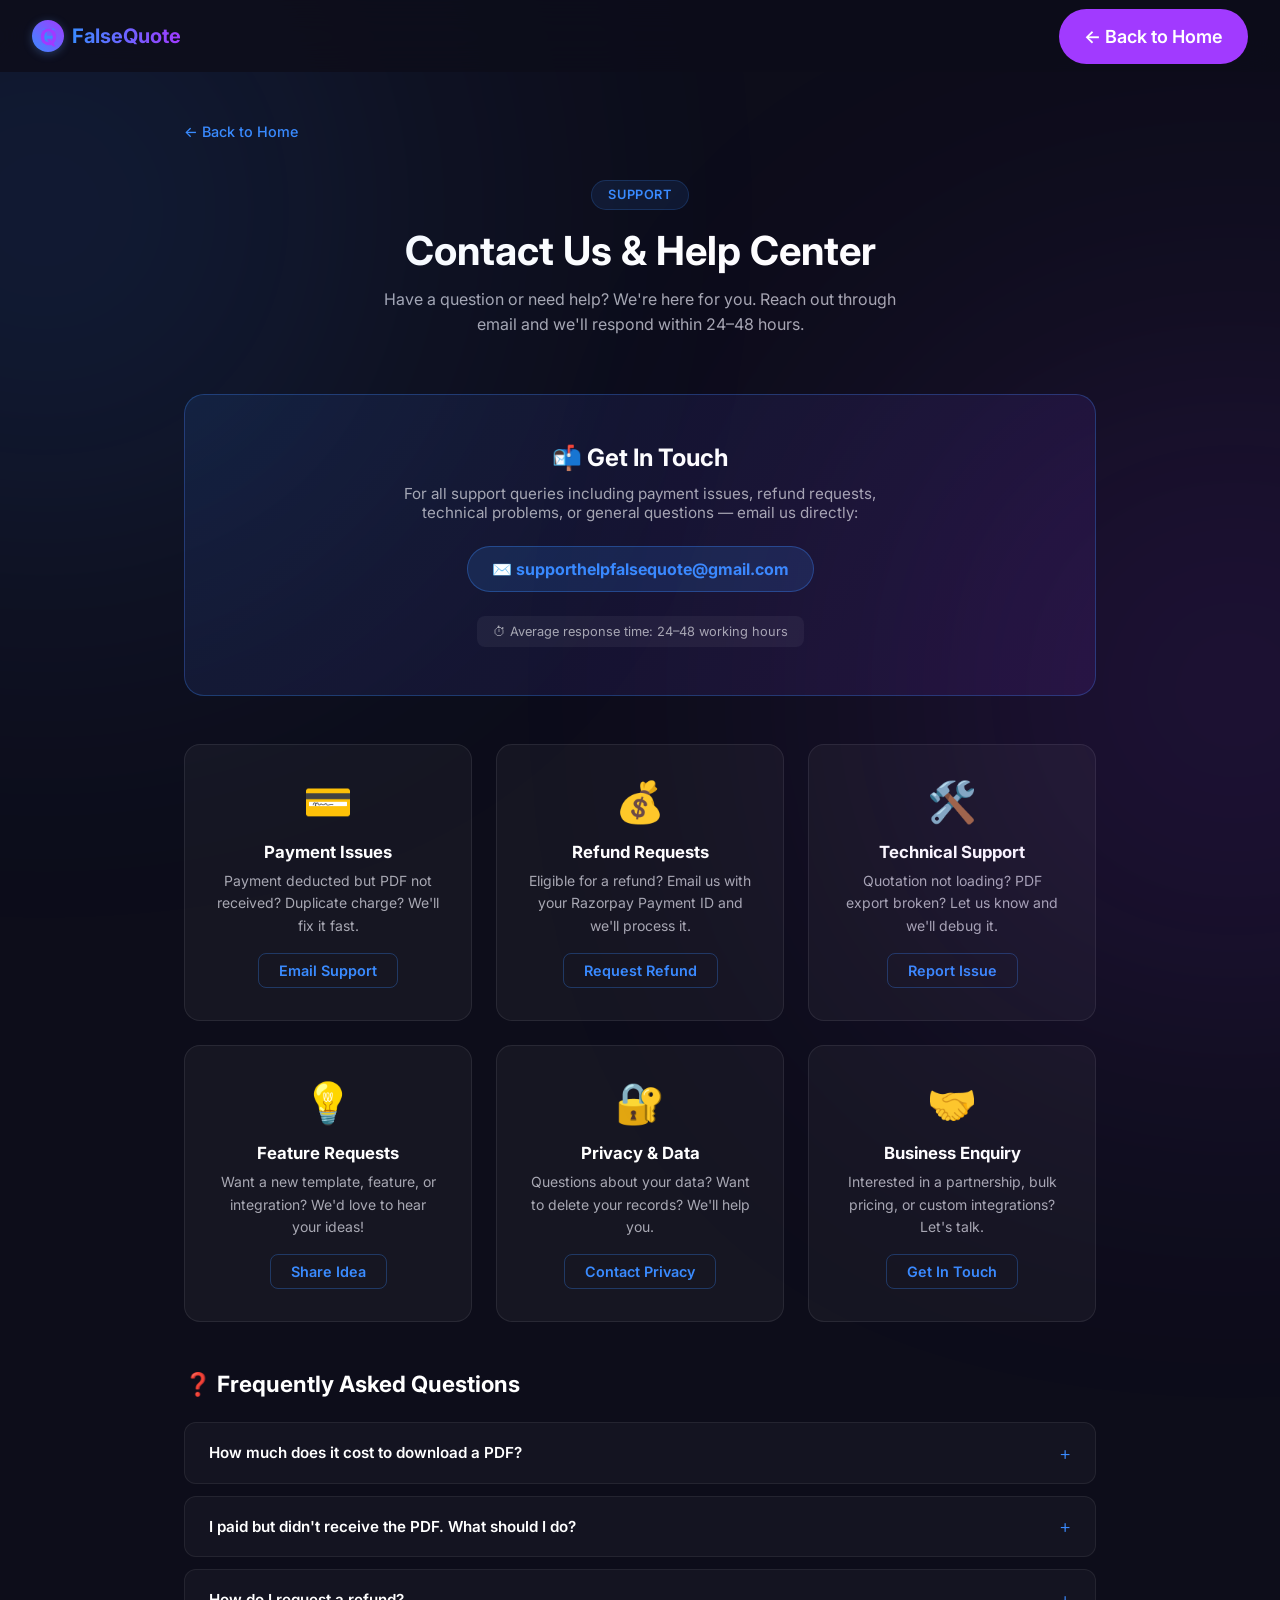
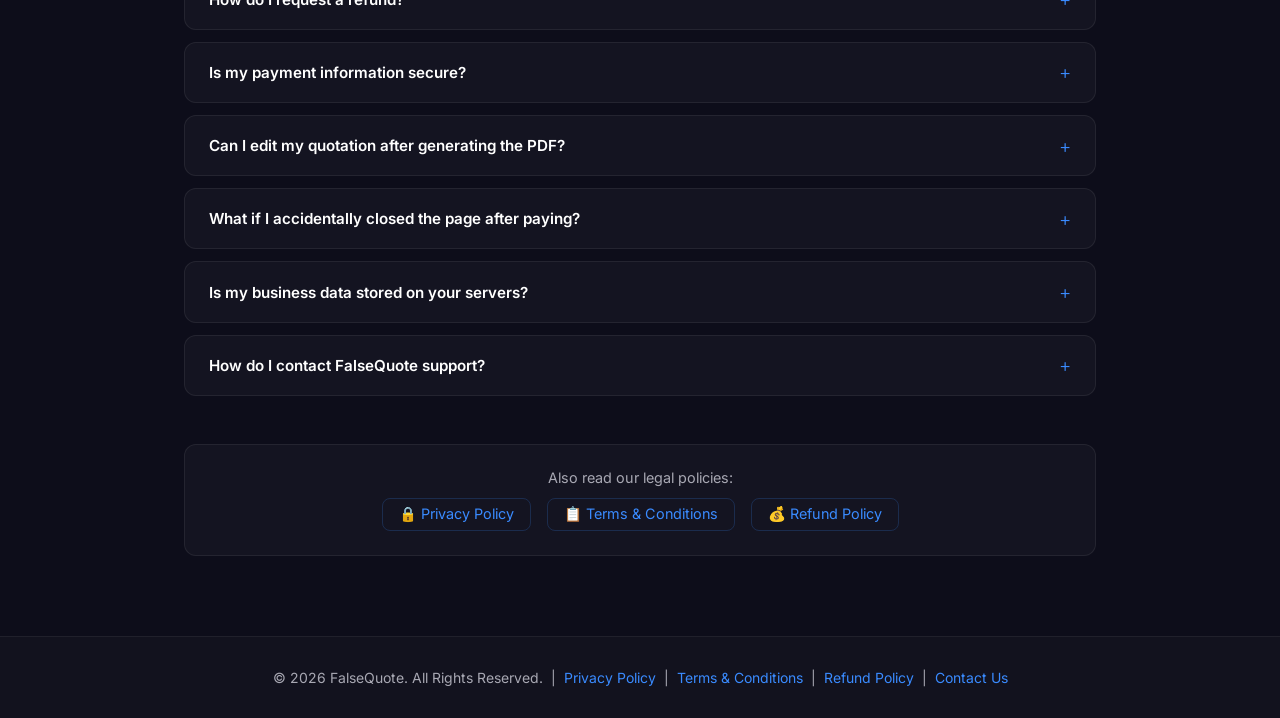
<file: contact.html>
<!DOCTYPE html>
<html lang="en">

<head>
    <meta charset="UTF-8">
    <meta name="viewport" content="width=device-width, initial-scale=1.0">
    <title>Contact Us & Help Center - FalseQuote</title>
    <meta name="description" content="Contact FalseQuote Support. Reach us at supporthelpfalsequote@gmail.com for any help with quotations, invoices, payments or refunds.">
    <link rel="preconnect" href="https://fonts.googleapis.com">
    <link rel="preconnect" href="https://fonts.gstatic.com" crossorigin>
    <link href="https://fonts.googleapis.com/css2?family=Inter:wght@400;500;600;700&display=swap" rel="stylesheet">
    <link rel="stylesheet" href="style.css">
    <style>
        .contact-page { min-height: 100vh; padding-top: calc(var(--header-height) + 3rem); padding-bottom: 5rem; }
        .contact-container { max-width: 960px; margin: 0 auto; padding: 0 1.5rem; }
        .contact-header { text-align: center; margin-bottom: 3.5rem; }
        .contact-badge {
            display: inline-block;
            background: rgba(58, 139, 255, 0.1);
            border: 1px solid rgba(58, 139, 255, 0.2);
            color: var(--accent-blue);
            padding: 0.4rem 1rem;
            border-radius: 999px;
            font-size: 0.8rem;
            font-weight: 600;
            letter-spacing: 0.05em;
            text-transform: uppercase;
            margin-bottom: 1rem;
        }
        .contact-title { font-size: 2.5rem; font-weight: 700; color: var(--primary-color); margin-bottom: 0.75rem; }
        .contact-subtitle { color: var(--secondary-color); font-size: 1rem; line-height: 1.6; max-width: 550px; margin: 0 auto; }

        /* Contact Cards Grid */
        .contact-cards { display: grid; grid-template-columns: repeat(auto-fit, minmax(260px, 1fr)); gap: 1.5rem; margin-bottom: 3rem; }
        .contact-card {
            background: rgba(255, 255, 255, 0.04);
            border: 1px solid rgba(255, 255, 255, 0.08);
            border-radius: 16px;
            padding: 2rem;
            text-align: center;
            transition: border-color 0.3s ease, transform 0.3s ease;
        }
        .contact-card:hover { border-color: rgba(58, 139, 255, 0.3); transform: translateY(-4px); }
        .contact-card__emoji { font-size: 2.5rem; margin-bottom: 1rem; display: block; }
        .contact-card h3 { font-size: 1.05rem; font-weight: 700; color: var(--primary-color); margin-bottom: 0.5rem; }
        .contact-card p { color: var(--secondary-color); font-size: 0.875rem; line-height: 1.6; margin-bottom: 1rem; }
        .contact-card a.contact-link {
            display: inline-block;
            color: var(--accent-blue);
            font-weight: 600;
            font-size: 0.9rem;
            padding: 0.5rem 1.25rem;
            border: 1px solid rgba(58, 139, 255, 0.3);
            border-radius: 8px;
            transition: background 0.2s ease;
            word-break: break-all;
        }
        .contact-card a.contact-link:hover { background: rgba(58, 139, 255, 0.1); }

        /* Main Email Box */
        .main-email-box {
            background: linear-gradient(135deg, rgba(58, 139, 255, 0.1) 0%, rgba(161, 58, 255, 0.1) 100%);
            border: 1px solid rgba(58, 139, 255, 0.3);
            border-radius: 20px;
            padding: 3rem 2rem;
            text-align: center;
            margin-bottom: 3rem;
        }
        .main-email-box h2 { font-size: 1.5rem; color: var(--primary-color); margin-bottom: 0.75rem; }
        .main-email-box p { color: var(--secondary-color); font-size: 0.95rem; margin-bottom: 1.5rem; max-width: 500px; margin-left: auto; margin-right: auto; }
        .email-pill {
            display: inline-flex;
            align-items: center;
            gap: 0.6rem;
            background: rgba(58, 139, 255, 0.15);
            border: 1px solid rgba(58, 139, 255, 0.35);
            border-radius: 999px;
            padding: 0.75rem 1.5rem;
            color: var(--accent-blue);
            font-size: 1rem;
            font-weight: 700;
            text-decoration: none;
            transition: background 0.2s ease, transform 0.2s ease;
            margin-bottom: 1rem;
        }
        .email-pill:hover { background: rgba(58, 139, 255, 0.25); transform: scale(1.03); }
        .response-time {
            display: inline-block;
            background: rgba(255,255,255,0.05);
            border-radius: 8px;
            padding: 0.5rem 1rem;
            font-size: 0.8rem;
            color: var(--secondary-color);
            margin-top: 0.5rem;
        }

        /* FAQ Section */
        .faq-section { margin-bottom: 3rem; }
        .faq-section h2 { font-size: 1.4rem; font-weight: 700; color: var(--primary-color); margin-bottom: 1.5rem; }
        .faq-item-contact {
            background: rgba(255,255,255,0.03);
            border: 1px solid rgba(255,255,255,0.07);
            border-radius: 12px;
            margin-bottom: 0.75rem;
            overflow: hidden;
            transition: border-color 0.3s ease;
        }
        .faq-item-contact:hover { border-color: rgba(58,139,255,0.2); }
        .faq-item-contact summary {
            padding: 1.1rem 1.5rem;
            color: var(--primary-color);
            font-size: 0.95rem;
            font-weight: 600;
            cursor: pointer;
            list-style: none;
            display: flex;
            justify-content: space-between;
            align-items: center;
        }
        .faq-item-contact summary::after { content: '+'; color: var(--accent-blue); font-size: 1.2rem; font-weight: 300; }
        .faq-item-contact[open] summary::after { content: '−'; }
        .faq-item-contact p {
            padding: 0 1.5rem 1.25rem;
            color: var(--secondary-color);
            font-size: 0.9rem;
            line-height: 1.7;
        }

        /* Back link */
        .back-link { display: inline-flex; align-items: center; gap: 0.4rem; color: var(--accent-blue); font-size: 0.9rem; font-weight: 500; margin-bottom: 2.5rem; transition: gap 0.2s ease; }
        .back-link:hover { gap: 0.7rem; }
        .policy-footer { background: rgba(255,255,255,0.02); border-top: 1px solid rgba(255,255,255,0.06); padding: 2rem 1.5rem; text-align: center; }
        .policy-footer p { color: var(--secondary-color); font-size: 0.875rem; }
        .policy-footer a { color: var(--accent-blue); }
        .policy-footer a:hover { text-decoration: underline; }

        @media (max-width: 600px) {
            .contact-title { font-size: 1.8rem; }
            .main-email-box { padding: 2rem 1rem; }
            .email-pill { font-size: 0.85rem; }
        }
    </style>
</head>

<body>
    <div class="hero__glow hero__glow--1"></div>
    <div class="hero__glow hero__glow--2"></div>

    <header class="header is-scrolled">
        <nav class="nav container">
            <a href="index.html" class="nav__logo">
                <div class="nav__logo-icon-wrapper">
                    <span class="nav__logo-char nav__logo-char--f">F</span>
                    <span class="nav__logo-char nav__logo-char--q">Q</span>
                </div>
                <span class="nav__logo-text">FalseQuote</span>
            </a>
            <div class="nav__actions--desktop">
                <a href="index.html" class="button button--secondary">← Back to Home</a>
            </div>
        </nav>
    </header>

    <main class="contact-page">
        <div class="contact-container">
            <a href="index.html" class="back-link">← Back to Home</a>

            <div class="contact-header">
                <div class="contact-badge">Support</div>
                <h1 class="contact-title">Contact Us &amp; Help Center</h1>
                <p class="contact-subtitle">Have a question or need help? We're here for you. Reach out through email and we'll respond within 24–48 hours.</p>
            </div>

            <!-- Main Email CTA -->
            <div class="main-email-box">
                <h2>📬 Get In Touch</h2>
                <p>For all support queries including payment issues, refund requests, technical problems, or general questions — email us directly:</p>
                <a href="mailto:supporthelpfalsequote@gmail.com" class="email-pill">
                    ✉️ supporthelpfalsequote@gmail.com
                </a>
                <br>
                <span class="response-time">⏱ Average response time: 24–48 working hours</span>
            </div>

            <!-- Contact Cards -->
            <div class="contact-cards">
                <div class="contact-card">
                    <span class="contact-card__emoji">💳</span>
                    <h3>Payment Issues</h3>
                    <p>Payment deducted but PDF not received? Duplicate charge? We'll fix it fast.</p>
                    <a href="mailto:supporthelpfalsequote@gmail.com?subject=Payment Issue - FalseQuote" class="contact-link">Email Support</a>
                </div>

                <div class="contact-card">
                    <span class="contact-card__emoji">💰</span>
                    <h3>Refund Requests</h3>
                    <p>Eligible for a refund? Email us with your Razorpay Payment ID and we'll process it.</p>
                    <a href="mailto:supporthelpfalsequote@gmail.com?subject=Refund Request - FalseQuote" class="contact-link">Request Refund</a>
                </div>

                <div class="contact-card">
                    <span class="contact-card__emoji">🛠️</span>
                    <h3>Technical Support</h3>
                    <p>Quotation not loading? PDF export broken? Let us know and we'll debug it.</p>
                    <a href="mailto:supporthelpfalsequote@gmail.com?subject=Technical Issue - FalseQuote" class="contact-link">Report Issue</a>
                </div>

                <div class="contact-card">
                    <span class="contact-card__emoji">💡</span>
                    <h3>Feature Requests</h3>
                    <p>Want a new template, feature, or integration? We'd love to hear your ideas!</p>
                    <a href="mailto:supporthelpfalsequote@gmail.com?subject=Feature Request - FalseQuote" class="contact-link">Share Idea</a>
                </div>

                <div class="contact-card">
                    <span class="contact-card__emoji">🔐</span>
                    <h3>Privacy &amp; Data</h3>
                    <p>Questions about your data? Want to delete your records? We'll help you.</p>
                    <a href="mailto:supporthelpfalsequote@gmail.com?subject=Privacy Request - FalseQuote" class="contact-link">Contact Privacy</a>
                </div>

                <div class="contact-card">
                    <span class="contact-card__emoji">🤝</span>
                    <h3>Business Enquiry</h3>
                    <p>Interested in a partnership, bulk pricing, or custom integrations? Let's talk.</p>
                    <a href="mailto:supporthelpfalsequote@gmail.com?subject=Business Enquiry - FalseQuote" class="contact-link">Get In Touch</a>
                </div>
            </div>

            <!-- FAQ Section -->
            <div class="faq-section">
                <h2>❓ Frequently Asked Questions</h2>

                <details class="faq-item-contact">
                    <summary>How much does it cost to download a PDF?</summary>
                    <p>FalseQuote charges <strong>₹30 for 1–2 PDF pages</strong>, then adds ₹10 for each page after the second. This applies to both Quotations and Invoices. Payment is processed through Razorpay.</p>
                </details>

                <details class="faq-item-contact">
                    <summary>I paid but didn't receive the PDF. What should I do?</summary>
                    <p>Please email us at <a href="mailto:supporthelpfalsequote@gmail.com" style="color:var(--accent-blue);">supporthelpfalsequote@gmail.com</a> with your Razorpay Payment ID (starts with "pay_"). We'll verify and either generate your PDF manually or issue a full refund within 5–7 working days.</p>
                </details>

                <details class="faq-item-contact">
                    <summary>How do I request a refund?</summary>
                    <p>Email us at <a href="mailto:supporthelpfalsequote@gmail.com?subject=Refund%20Request%20-%20FalseQuote" style="color:var(--accent-blue);">supporthelpfalsequote@gmail.com</a> with subject "Refund Request – [Your Payment ID]" within 7 days of the transaction. Include your name, payment ID, and reason. We'll respond within 24–48 hours. For full details, see our <a href="refund-policy.html" style="color:var(--accent-blue);">Refund Policy</a>.</p>
                </details>

                <details class="faq-item-contact">
                    <summary>Is my payment information secure?</summary>
                    <p>Absolutely. All payments are processed by <strong>Razorpay</strong>, a PCI-DSS Level 1 compliant gateway. FalseQuote never stores your card details, UPI PIN, or any payment credentials. All transactions are encrypted with SSL/TLS.</p>
                </details>

                <details class="faq-item-contact">
                    <summary>Can I edit my quotation after generating the PDF?</summary>
                    <p>Yes! FalseQuote stores your quotation data in your browser's local storage. You can edit and regenerate documents. Each new PDF download is priced by page count: ₹30 for 1–2 pages, plus ₹10 for every page after the second.</p>
                </details>

                <details class="faq-item-contact">
                    <summary>What if I accidentally closed the page after paying?</summary>
                    <p>Your data is saved in your browser's local storage. Reopen the quotation/invoice tool and your data should be intact. If you paid but closed before downloading, contact us with your Payment ID and we'll assist you.</p>
                </details>

                <details class="faq-item-contact">
                    <summary>Is my business data stored on your servers?</summary>
                    <p>No. Your quotation and invoice data is stored exclusively in your browser's local storage (localStorage). It does not get uploaded to our servers. Only payment transaction records (not your document content) are stored on our secure database for compliance purposes.</p>
                </details>

                <details class="faq-item-contact">
                    <summary>How do I contact FalseQuote support?</summary>
                    <p>Email us at <a href="mailto:supporthelpfalsequote@gmail.com" style="color:var(--accent-blue);">supporthelpfalsequote@gmail.com</a>. We respond within 24–48 working hours (Monday–Saturday).</p>
                </details>
            </div>

            <!-- Policy Links -->
            <div style="background: rgba(255,255,255,0.03); border: 1px solid rgba(255,255,255,0.07); border-radius: 12px; padding: 1.5rem 2rem; text-align: center;">
                <p style="color: var(--secondary-color); font-size: 0.9rem; margin-bottom: 0.75rem;">Also read our legal policies:</p>
                <div style="display: flex; gap: 1rem; justify-content: center; flex-wrap: wrap;">
                    <a href="privacy-policy.html" style="color: var(--accent-blue); font-size: 0.9rem; padding: 0.4rem 1rem; border: 1px solid rgba(58,139,255,0.2); border-radius: 8px;">🔒 Privacy Policy</a>
                    <a href="terms-and-conditions.html" style="color: var(--accent-blue); font-size: 0.9rem; padding: 0.4rem 1rem; border: 1px solid rgba(58,139,255,0.2); border-radius: 8px;">📋 Terms &amp; Conditions</a>
                    <a href="refund-policy.html" style="color: var(--accent-blue); font-size: 0.9rem; padding: 0.4rem 1rem; border: 1px solid rgba(58,139,255,0.2); border-radius: 8px;">💰 Refund Policy</a>
                </div>
            </div>
        </div>
    </main>

    <footer class="policy-footer">
        <p>© 2026 FalseQuote. All Rights Reserved. &nbsp;|&nbsp;
            <a href="privacy-policy.html">Privacy Policy</a> &nbsp;|&nbsp;
            <a href="terms-and-conditions.html">Terms &amp; Conditions</a> &nbsp;|&nbsp;
            <a href="refund-policy.html">Refund Policy</a> &nbsp;|&nbsp;
            <a href="contact.html">Contact Us</a>
        </p>
    </footer>
</body>

</html>
</file>
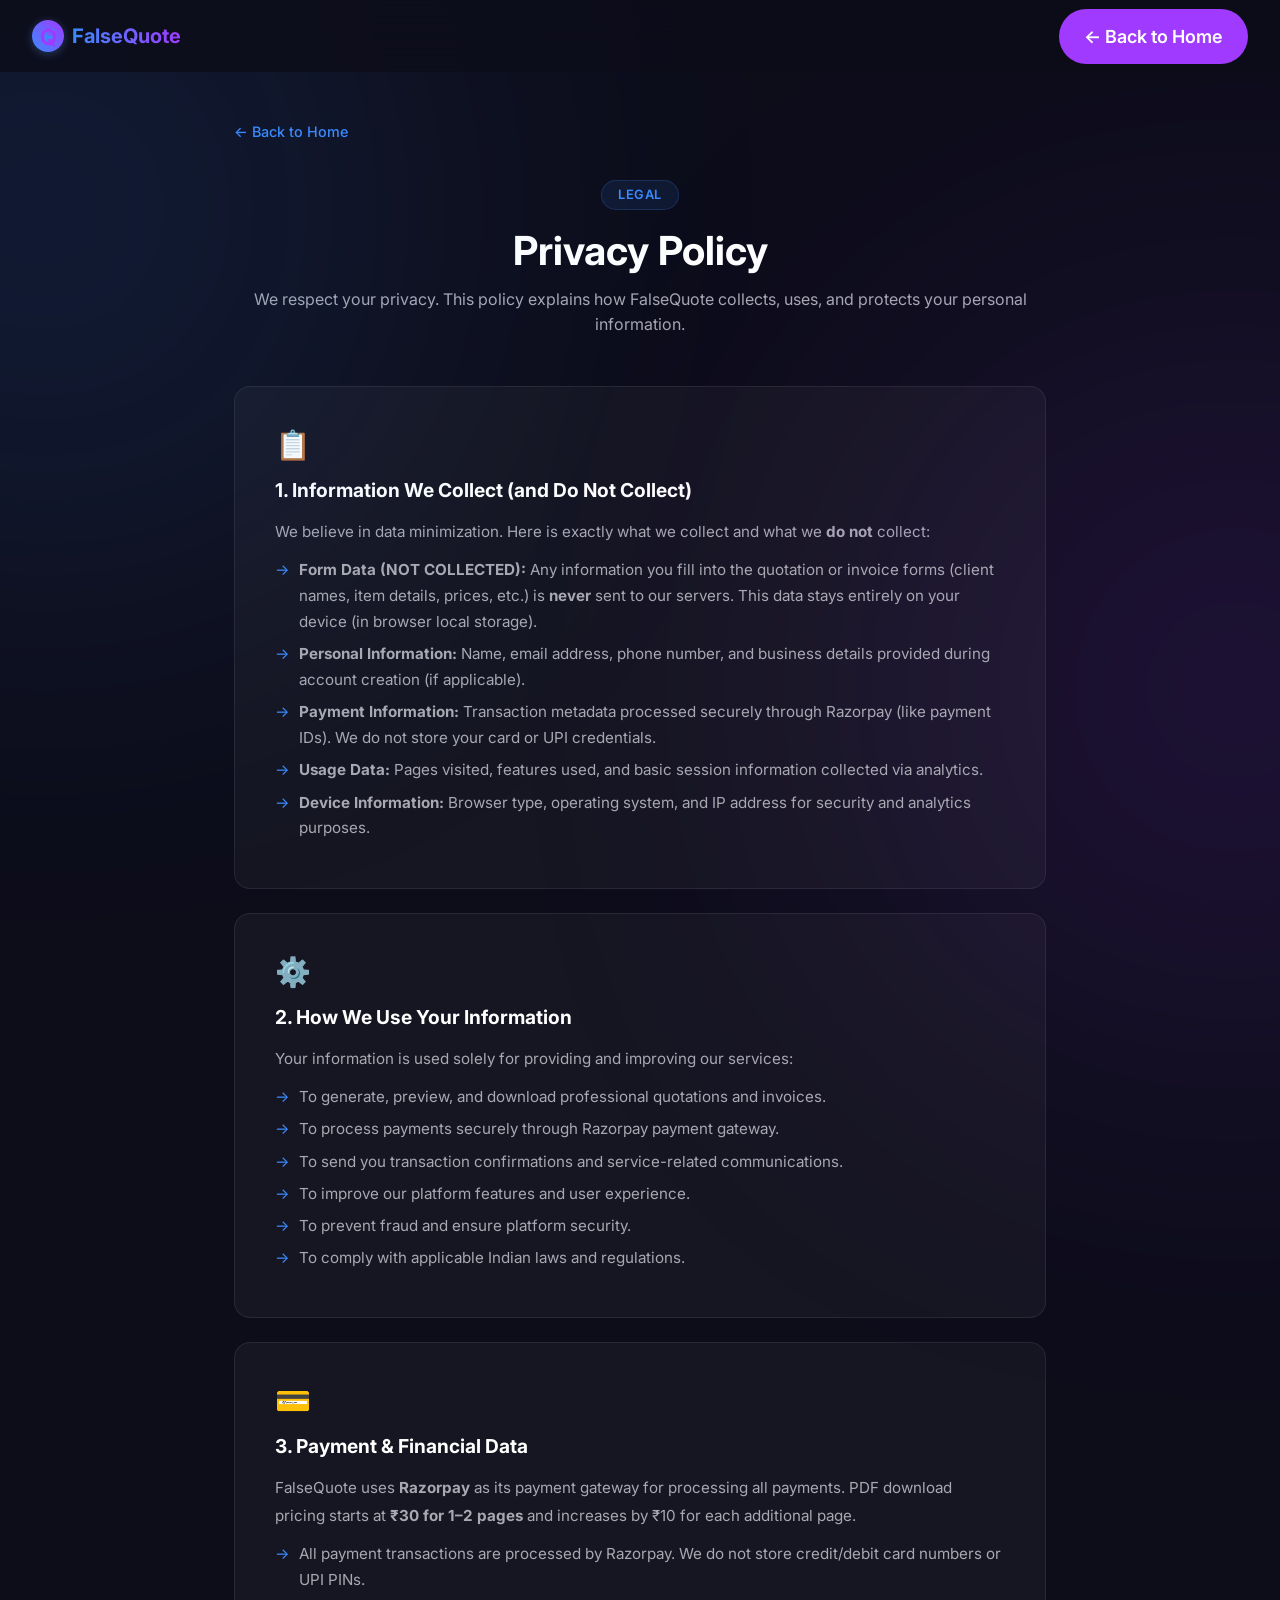
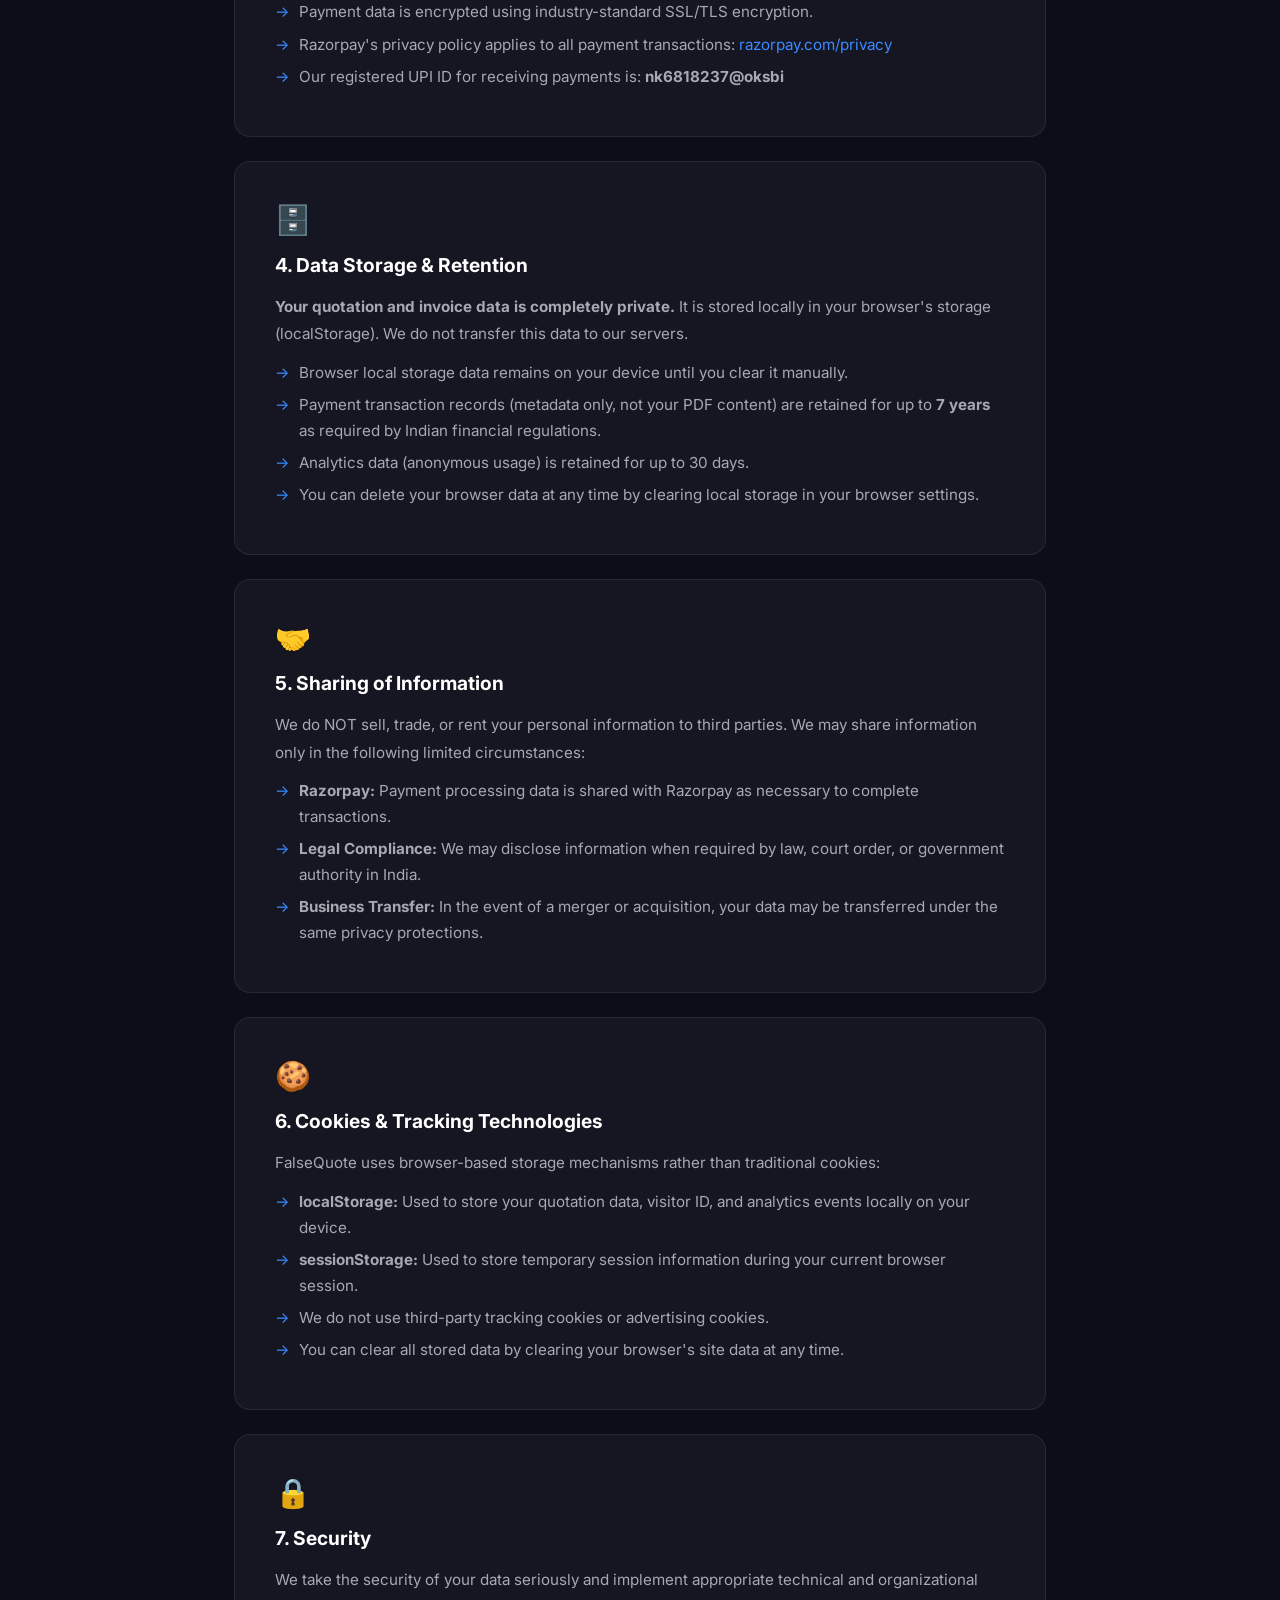
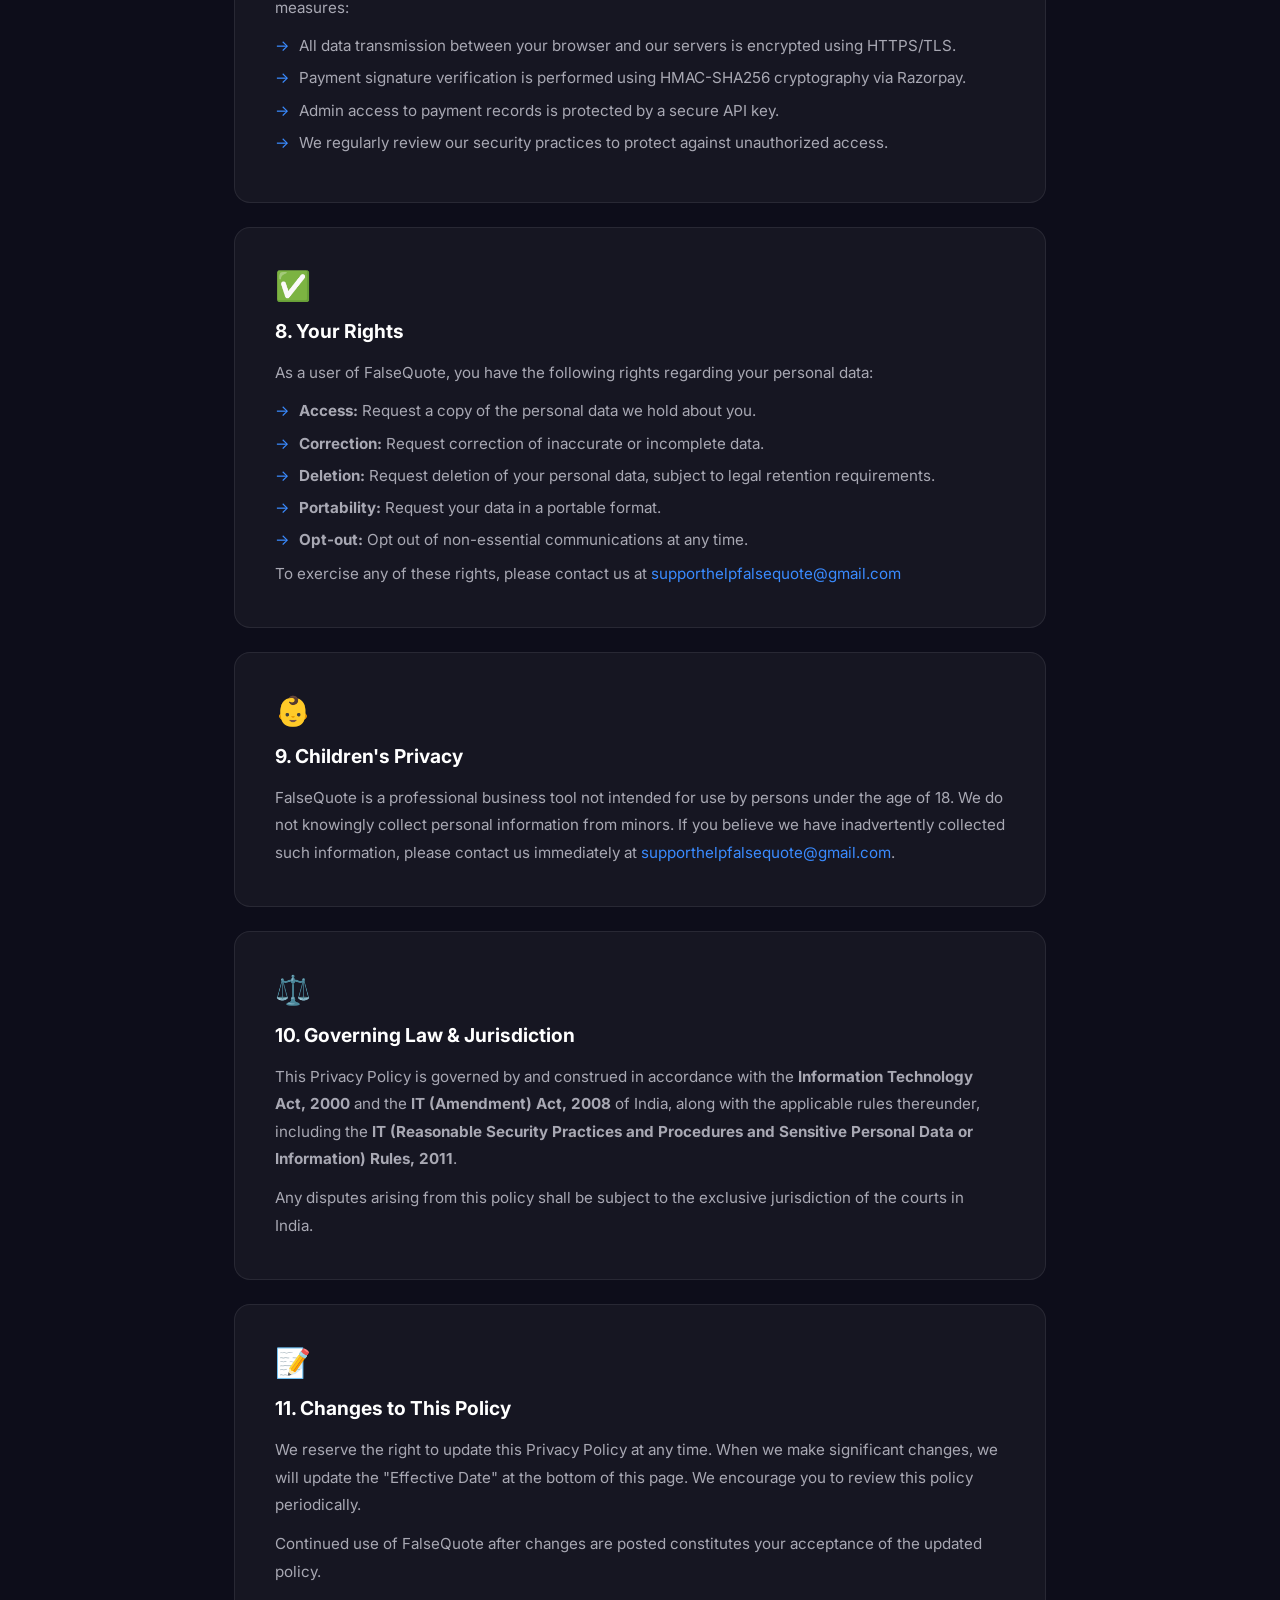
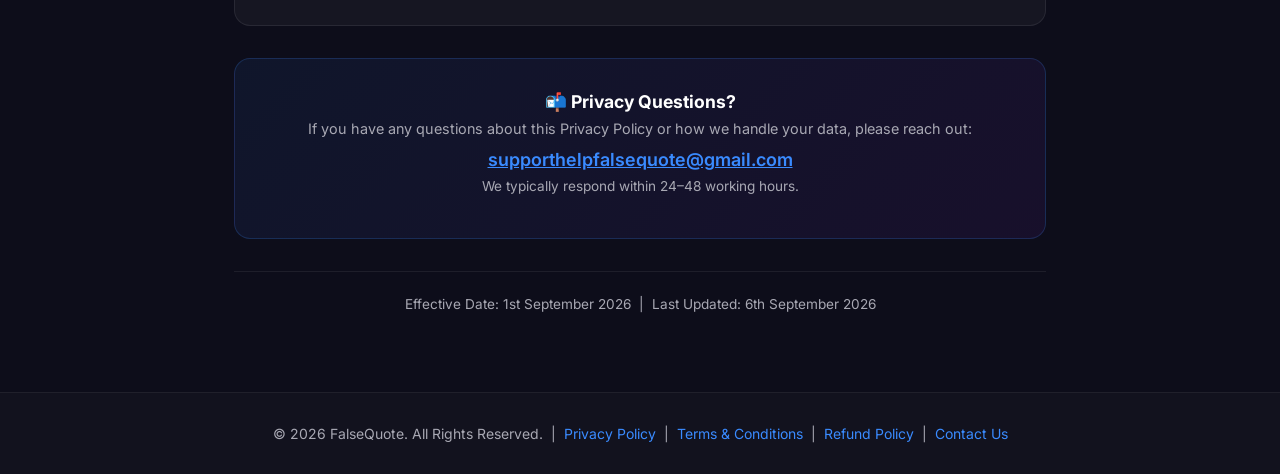
<file: privacy-policy.html>
<!DOCTYPE html>
<html lang="en">

<head>
    <meta charset="UTF-8">
    <meta name="viewport" content="width=device-width, initial-scale=1.0">
    <title>Privacy Policy - FalseQuote</title>
    <meta name="description" content="Privacy Policy for FalseQuote - India's #1 Quotation Software. Learn how we collect, use, and protect your data.">
    <link rel="preconnect" href="https://fonts.googleapis.com">
    <link rel="preconnect" href="https://fonts.gstatic.com" crossorigin>
    <link href="https://fonts.googleapis.com/css2?family=Inter:wght@400;500;600;700&display=swap" rel="stylesheet">
    <link rel="stylesheet" href="style.css">
    <style>
        .policy-page {
            min-height: 100vh;
            padding-top: calc(var(--header-height) + 3rem);
            padding-bottom: 5rem;
        }
        .policy-container {
            max-width: 860px;
            margin: 0 auto;
            padding: 0 1.5rem;
        }
        .policy-header {
            text-align: center;
            margin-bottom: 3rem;
        }
        .policy-badge {
            display: inline-block;
            background: rgba(58, 139, 255, 0.1);
            border: 1px solid rgba(58, 139, 255, 0.2);
            color: var(--accent-blue);
            padding: 0.4rem 1rem;
            border-radius: 999px;
            font-size: 0.8rem;
            font-weight: 600;
            letter-spacing: 0.05em;
            text-transform: uppercase;
            margin-bottom: 1rem;
        }
        .policy-title {
            font-size: 2.5rem;
            font-weight: 700;
            color: var(--primary-color);
            margin-bottom: 0.75rem;
        }
        .policy-subtitle {
            color: var(--secondary-color);
            font-size: 1rem;
            line-height: 1.6;
        }
        .policy-card {
            background: rgba(255, 255, 255, 0.04);
            border: 1px solid rgba(255, 255, 255, 0.08);
            border-radius: 16px;
            padding: 2.5rem;
            margin-bottom: 1.5rem;
            transition: border-color 0.3s ease;
        }
        .policy-card:hover {
            border-color: rgba(58, 139, 255, 0.25);
        }
        .policy-card__icon {
            font-size: 1.8rem;
            margin-bottom: 1rem;
            display: block;
        }
        .policy-card h2 {
            font-size: 1.2rem;
            font-weight: 700;
            color: var(--primary-color);
            margin-bottom: 1rem;
        }
        .policy-card p {
            color: var(--secondary-color);
            line-height: 1.8;
            margin-bottom: 0.75rem;
            font-size: 0.95rem;
        }
        .policy-card p:last-child { margin-bottom: 0; }
        .policy-card ul { list-style: none; padding: 0; margin-top: 0.5rem; }
        .policy-card ul li {
            color: var(--secondary-color);
            font-size: 0.95rem;
            line-height: 1.7;
            padding-left: 1.5rem;
            position: relative;
            margin-bottom: 0.4rem;
        }
        .policy-card ul li::before { content: '→'; position: absolute; left: 0; color: var(--accent-blue); }
        .policy-contact-box {
            background: linear-gradient(135deg, rgba(58, 139, 255, 0.08) 0%, rgba(161, 58, 255, 0.08) 100%);
            border: 1px solid rgba(58, 139, 255, 0.2);
            border-radius: 16px;
            padding: 2rem;
            text-align: center;
            margin-top: 2rem;
        }
        .policy-contact-box h3 { font-size: 1.1rem; color: var(--primary-color); margin-bottom: 0.5rem; }
        .policy-contact-box p { color: var(--secondary-color); font-size: 0.9rem; margin-bottom: 0.75rem; }
        .policy-contact-box a { color: var(--accent-blue); font-weight: 600; text-decoration: underline; }
        .policy-effective {
            text-align: center;
            color: var(--secondary-color);
            font-size: 0.85rem;
            margin-top: 2rem;
            padding-top: 1.5rem;
            border-top: 1px solid rgba(255,255,255,0.07);
        }
        .back-link {
            display: inline-flex;
            align-items: center;
            gap: 0.4rem;
            color: var(--accent-blue);
            font-size: 0.9rem;
            font-weight: 500;
            margin-bottom: 2.5rem;
            transition: gap 0.2s ease;
        }
        .back-link:hover { gap: 0.7rem; }
        .policy-footer {
            background: rgba(255,255,255,0.02);
            border-top: 1px solid rgba(255,255,255,0.06);
            padding: 2rem 1.5rem;
            text-align: center;
        }
        .policy-footer p {
            color: var(--secondary-color);
            font-size: 0.875rem;
        }
        .policy-footer a { color: var(--accent-blue); }
        .policy-footer a:hover { text-decoration: underline; }
    </style>
</head>

<body>
    <div class="hero__glow hero__glow--1"></div>
    <div class="hero__glow hero__glow--2"></div>

    <header class="header is-scrolled">
        <nav class="nav container">
            <a href="index.html" class="nav__logo">
                <div class="nav__logo-icon-wrapper">
                    <span class="nav__logo-char nav__logo-char--f">F</span>
                    <span class="nav__logo-char nav__logo-char--q">Q</span>
                </div>
                <span class="nav__logo-text">FalseQuote</span>
            </a>
            <div class="nav__actions--desktop">
                <a href="index.html" class="button button--secondary">← Back to Home</a>
            </div>
        </nav>
    </header>

    <main class="policy-page">
        <div class="policy-container">
            <a href="index.html" class="back-link">← Back to Home</a>

            <div class="policy-header">
                <div class="policy-badge">Legal</div>
                <h1 class="policy-title">Privacy Policy</h1>
                <p class="policy-subtitle">We respect your privacy. This policy explains how FalseQuote collects, uses, and protects your personal information.</p>
            </div>

            <div class="policy-card">
                <span class="policy-card__icon">📋</span>
                <h2>1. Information We Collect (and Do Not Collect)</h2>
                <p>We believe in data minimization. Here is exactly what we collect and what we <strong>do not</strong> collect:</p>
                <ul>
                    <li><strong>Form Data (NOT COLLECTED):</strong> Any information you fill into the quotation or invoice forms (client names, item details, prices, etc.) is <strong>never</strong> sent to our servers. This data stays entirely on your device (in browser local storage).</li>
                    <li><strong>Personal Information:</strong> Name, email address, phone number, and business details provided during account creation (if applicable).</li>
                    <li><strong>Payment Information:</strong> Transaction metadata processed securely through Razorpay (like payment IDs). We do not store your card or UPI credentials.</li>
                    <li><strong>Usage Data:</strong> Pages visited, features used, and basic session information collected via analytics.</li>
                    <li><strong>Device Information:</strong> Browser type, operating system, and IP address for security and analytics purposes.</li>
                </ul>
            </div>

            <div class="policy-card">
                <span class="policy-card__icon">⚙️</span>
                <h2>2. How We Use Your Information</h2>
                <p>Your information is used solely for providing and improving our services:</p>
                <ul>
                    <li>To generate, preview, and download professional quotations and invoices.</li>
                    <li>To process payments securely through Razorpay payment gateway.</li>
                    <li>To send you transaction confirmations and service-related communications.</li>
                    <li>To improve our platform features and user experience.</li>
                    <li>To prevent fraud and ensure platform security.</li>
                    <li>To comply with applicable Indian laws and regulations.</li>
                </ul>
            </div>

            <div class="policy-card">
                <span class="policy-card__icon">💳</span>
                <h2>3. Payment & Financial Data</h2>
                <p>FalseQuote uses <strong>Razorpay</strong> as its payment gateway for processing all payments. PDF download pricing starts at <strong>₹30 for 1–2 pages</strong> and increases by ₹10 for each additional page.</p>
                <ul>
                    <li>All payment transactions are processed by Razorpay. We do not store credit/debit card numbers or UPI PINs.</li>
                    <li>Payment data is encrypted using industry-standard SSL/TLS encryption.</li>
                    <li>Razorpay's privacy policy applies to all payment transactions: <a href="https://razorpay.com/privacy/" target="_blank" style="color:var(--accent-blue);">razorpay.com/privacy</a></li>
                    <li>Our registered UPI ID for receiving payments is: <strong>nk6818237@oksbi</strong></li>
                </ul>
            </div>

            <div class="policy-card">
                <span class="policy-card__icon">🗄️</span>
                <h2>4. Data Storage & Retention</h2>
                <p><strong>Your quotation and invoice data is completely private.</strong> It is stored locally in your browser's storage (localStorage). We do not transfer this data to our servers.</p>
                <ul>
                    <li>Browser local storage data remains on your device until you clear it manually.</li>
                    <li>Payment transaction records (metadata only, not your PDF content) are retained for up to <strong>7 years</strong> as required by Indian financial regulations.</li>
                    <li>Analytics data (anonymous usage) is retained for up to 30 days.</li>
                    <li>You can delete your browser data at any time by clearing local storage in your browser settings.</li>
                </ul>
            </div>

            <div class="policy-card">
                <span class="policy-card__icon">🤝</span>
                <h2>5. Sharing of Information</h2>
                <p>We do NOT sell, trade, or rent your personal information to third parties. We may share information only in the following limited circumstances:</p>
                <ul>
                    <li><strong>Razorpay:</strong> Payment processing data is shared with Razorpay as necessary to complete transactions.</li>
                    <li><strong>Legal Compliance:</strong> We may disclose information when required by law, court order, or government authority in India.</li>
                    <li><strong>Business Transfer:</strong> In the event of a merger or acquisition, your data may be transferred under the same privacy protections.</li>
                </ul>
            </div>

            <div class="policy-card">
                <span class="policy-card__icon">🍪</span>
                <h2>6. Cookies & Tracking Technologies</h2>
                <p>FalseQuote uses browser-based storage mechanisms rather than traditional cookies:</p>
                <ul>
                    <li><strong>localStorage:</strong> Used to store your quotation data, visitor ID, and analytics events locally on your device.</li>
                    <li><strong>sessionStorage:</strong> Used to store temporary session information during your current browser session.</li>
                    <li>We do not use third-party tracking cookies or advertising cookies.</li>
                    <li>You can clear all stored data by clearing your browser's site data at any time.</li>
                </ul>
            </div>

            <div class="policy-card">
                <span class="policy-card__icon">🔒</span>
                <h2>7. Security</h2>
                <p>We take the security of your data seriously and implement appropriate technical and organizational measures:</p>
                <ul>
                    <li>All data transmission between your browser and our servers is encrypted using HTTPS/TLS.</li>
                    <li>Payment signature verification is performed using HMAC-SHA256 cryptography via Razorpay.</li>
                    <li>Admin access to payment records is protected by a secure API key.</li>
                    <li>We regularly review our security practices to protect against unauthorized access.</li>
                </ul>
            </div>

            <div class="policy-card">
                <span class="policy-card__icon">✅</span>
                <h2>8. Your Rights</h2>
                <p>As a user of FalseQuote, you have the following rights regarding your personal data:</p>
                <ul>
                    <li><strong>Access:</strong> Request a copy of the personal data we hold about you.</li>
                    <li><strong>Correction:</strong> Request correction of inaccurate or incomplete data.</li>
                    <li><strong>Deletion:</strong> Request deletion of your personal data, subject to legal retention requirements.</li>
                    <li><strong>Portability:</strong> Request your data in a portable format.</li>
                    <li><strong>Opt-out:</strong> Opt out of non-essential communications at any time.</li>
                </ul>
                <p>To exercise any of these rights, please contact us at <a href="mailto:supporthelpfalsequote@gmail.com" style="color:var(--accent-blue);">supporthelpfalsequote@gmail.com</a></p>
            </div>

            <div class="policy-card">
                <span class="policy-card__icon">👶</span>
                <h2>9. Children's Privacy</h2>
                <p>FalseQuote is a professional business tool not intended for use by persons under the age of 18. We do not knowingly collect personal information from minors. If you believe we have inadvertently collected such information, please contact us immediately at <a href="mailto:supporthelpfalsequote@gmail.com" style="color:var(--accent-blue);">supporthelpfalsequote@gmail.com</a>.</p>
            </div>

            <div class="policy-card">
                <span class="policy-card__icon">⚖️</span>
                <h2>10. Governing Law & Jurisdiction</h2>
                <p>This Privacy Policy is governed by and construed in accordance with the <strong>Information Technology Act, 2000</strong> and the <strong>IT (Amendment) Act, 2008</strong> of India, along with the applicable rules thereunder, including the <strong>IT (Reasonable Security Practices and Procedures and Sensitive Personal Data or Information) Rules, 2011</strong>.</p>
                <p>Any disputes arising from this policy shall be subject to the exclusive jurisdiction of the courts in India.</p>
            </div>

            <div class="policy-card">
                <span class="policy-card__icon">📝</span>
                <h2>11. Changes to This Policy</h2>
                <p>We reserve the right to update this Privacy Policy at any time. When we make significant changes, we will update the "Effective Date" at the bottom of this page. We encourage you to review this policy periodically.</p>
                <p>Continued use of FalseQuote after changes are posted constitutes your acceptance of the updated policy.</p>
            </div>

            <div class="policy-contact-box">
                <h3>📬 Privacy Questions?</h3>
                <p>If you have any questions about this Privacy Policy or how we handle your data, please reach out:</p>
                <a href="mailto:supporthelpfalsequote@gmail.com">supporthelpfalsequote@gmail.com</a>
                <p style="margin-top:0.5rem; font-size:0.85rem;">We typically respond within 24–48 working hours.</p>
            </div>

            <p class="policy-effective">Effective Date: 1st September 2026 &nbsp;|&nbsp; Last Updated: 6th September 2026</p>
        </div>
    </main>

    <footer class="policy-footer">
        <p>© 2026 FalseQuote. All Rights Reserved. &nbsp;|&nbsp;
            <a href="privacy-policy.html">Privacy Policy</a> &nbsp;|&nbsp;
            <a href="terms-and-conditions.html">Terms &amp; Conditions</a> &nbsp;|&nbsp;
            <a href="refund-policy.html">Refund Policy</a> &nbsp;|&nbsp;
            <a href="contact.html">Contact Us</a>
        </p>
    </footer>
</body>

</html>
</file>
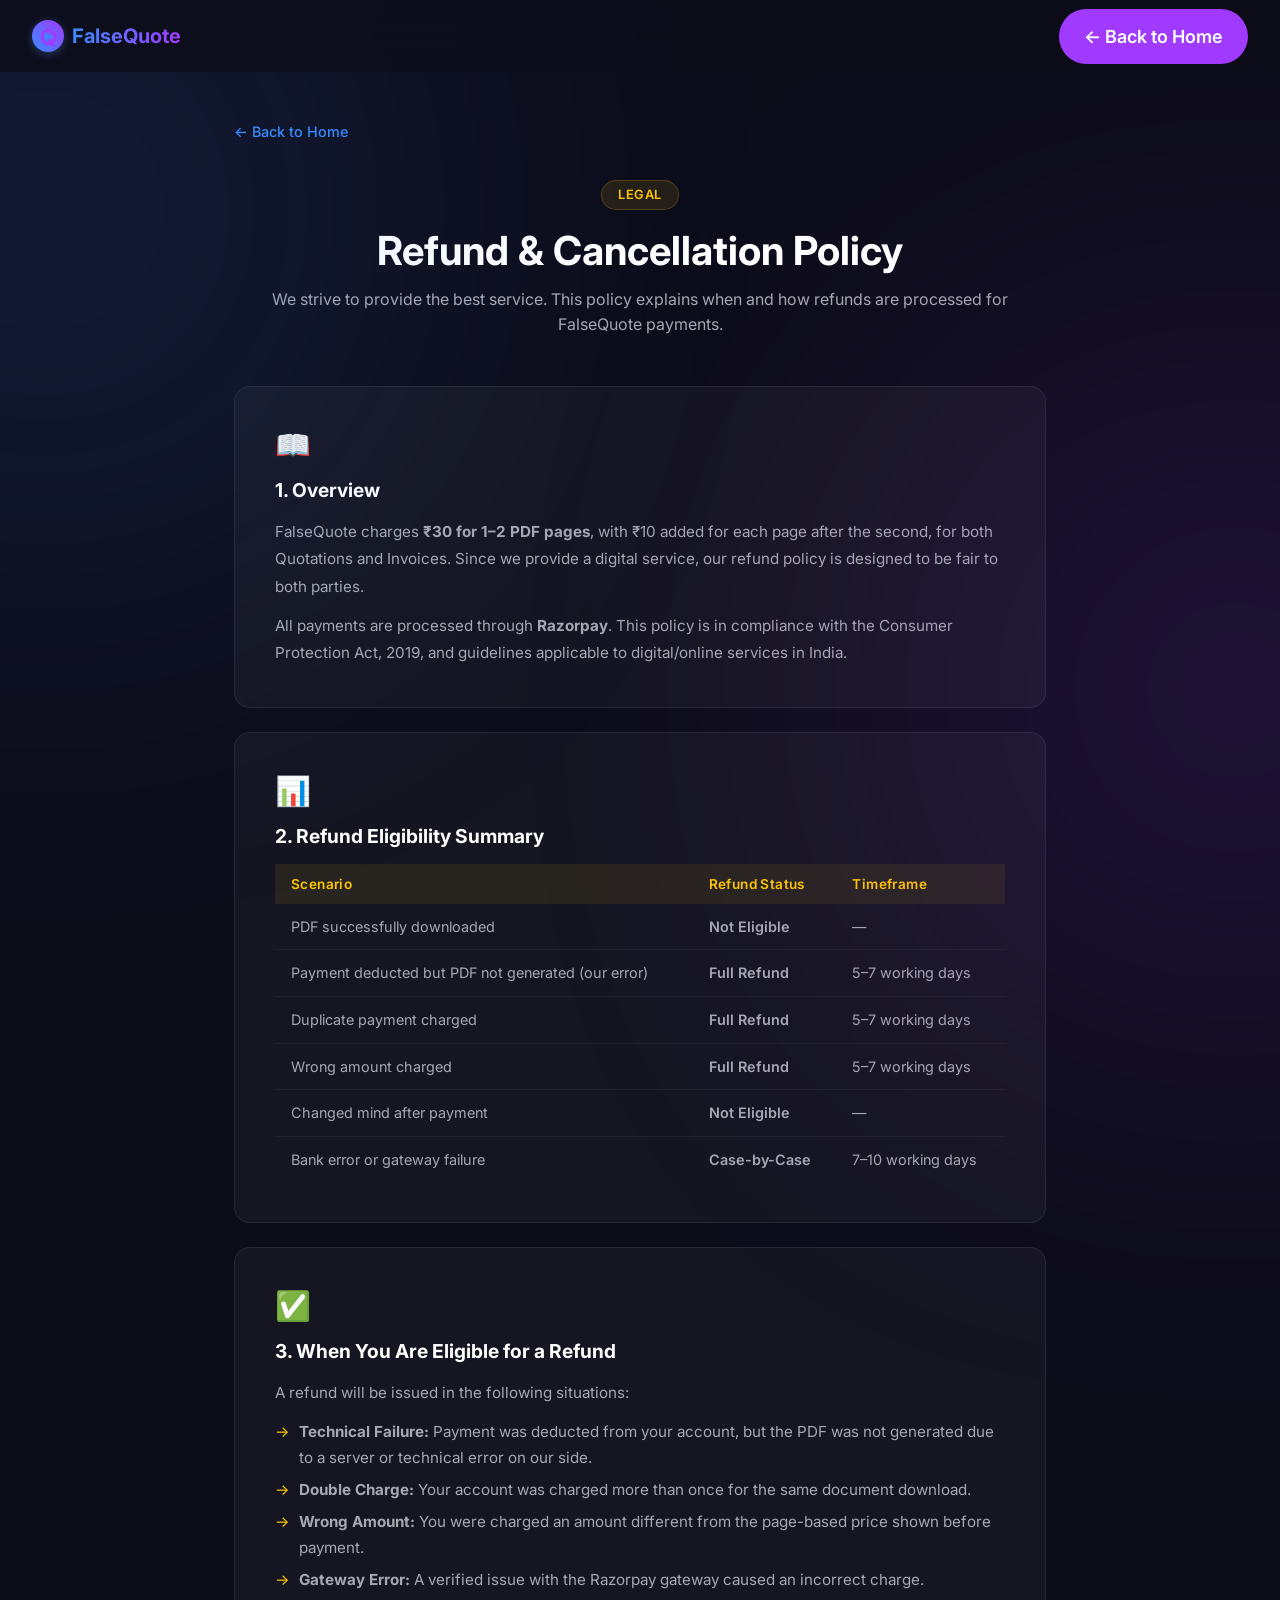
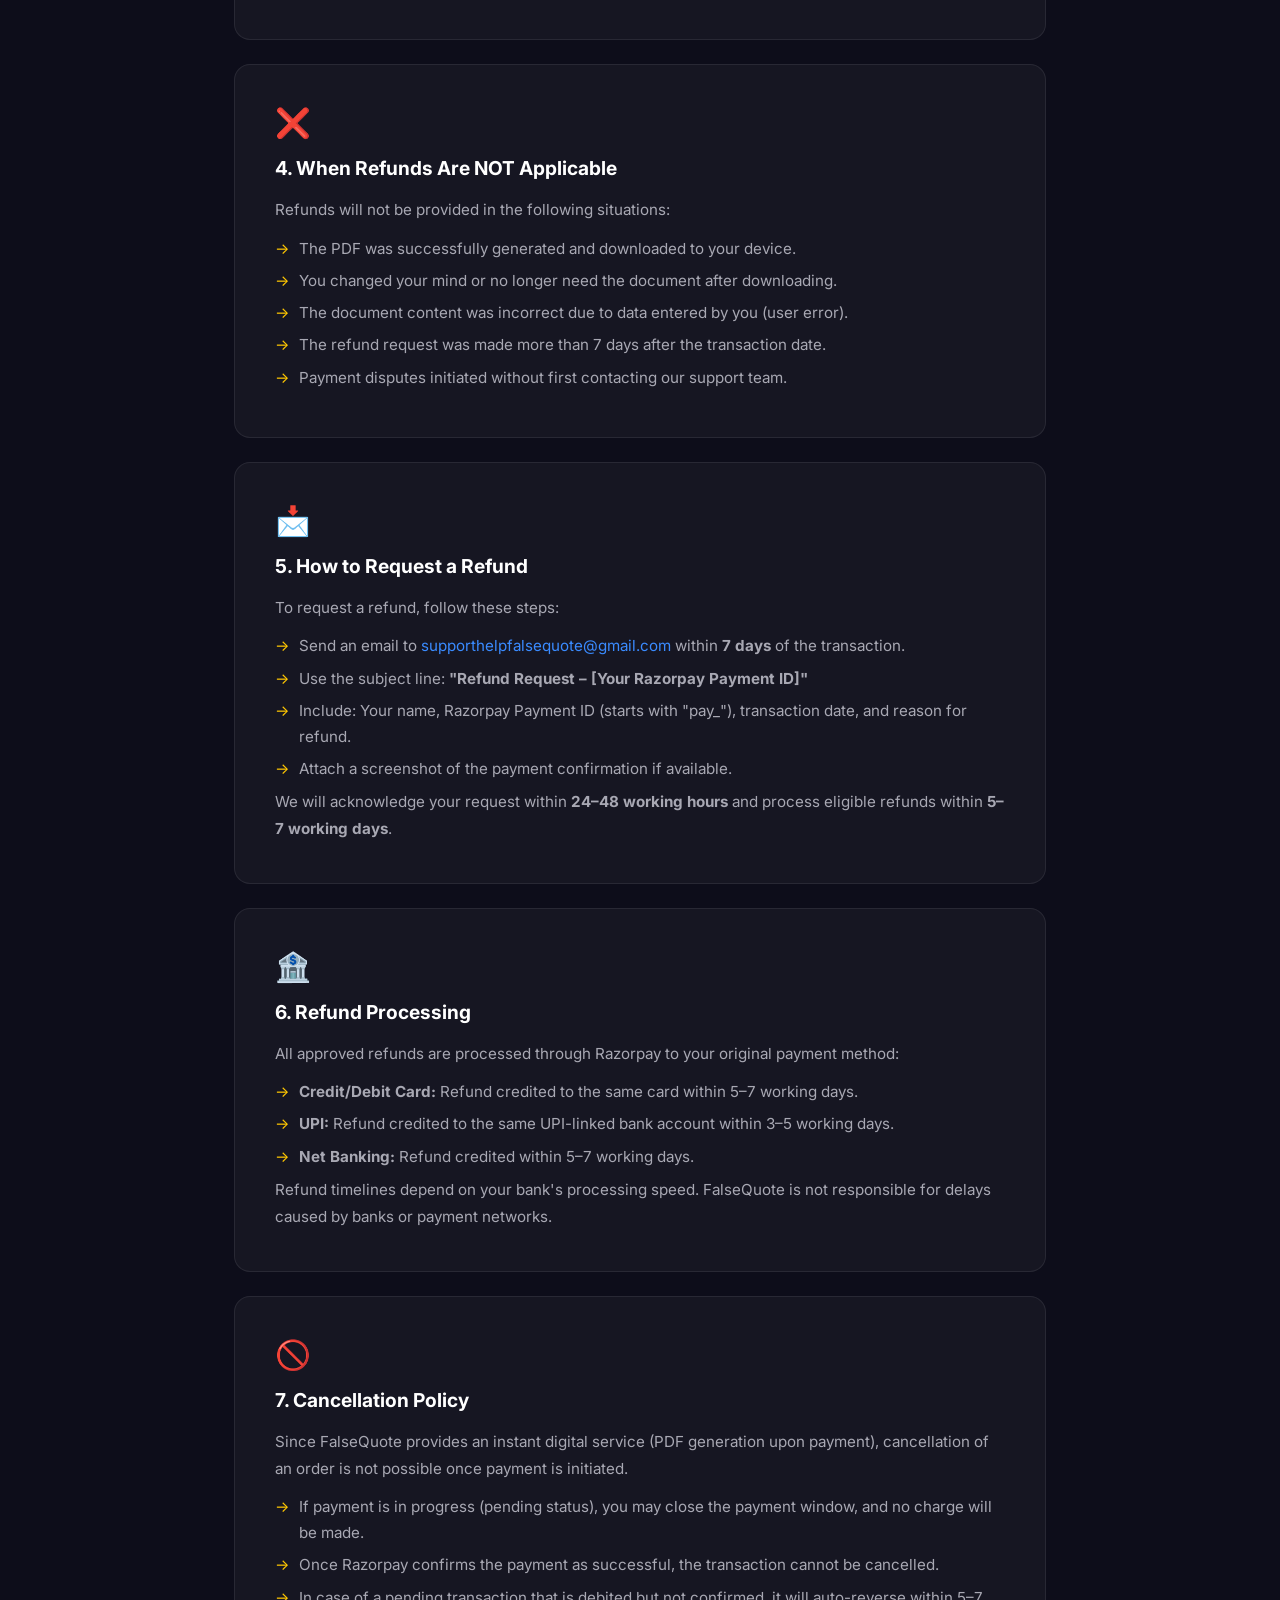
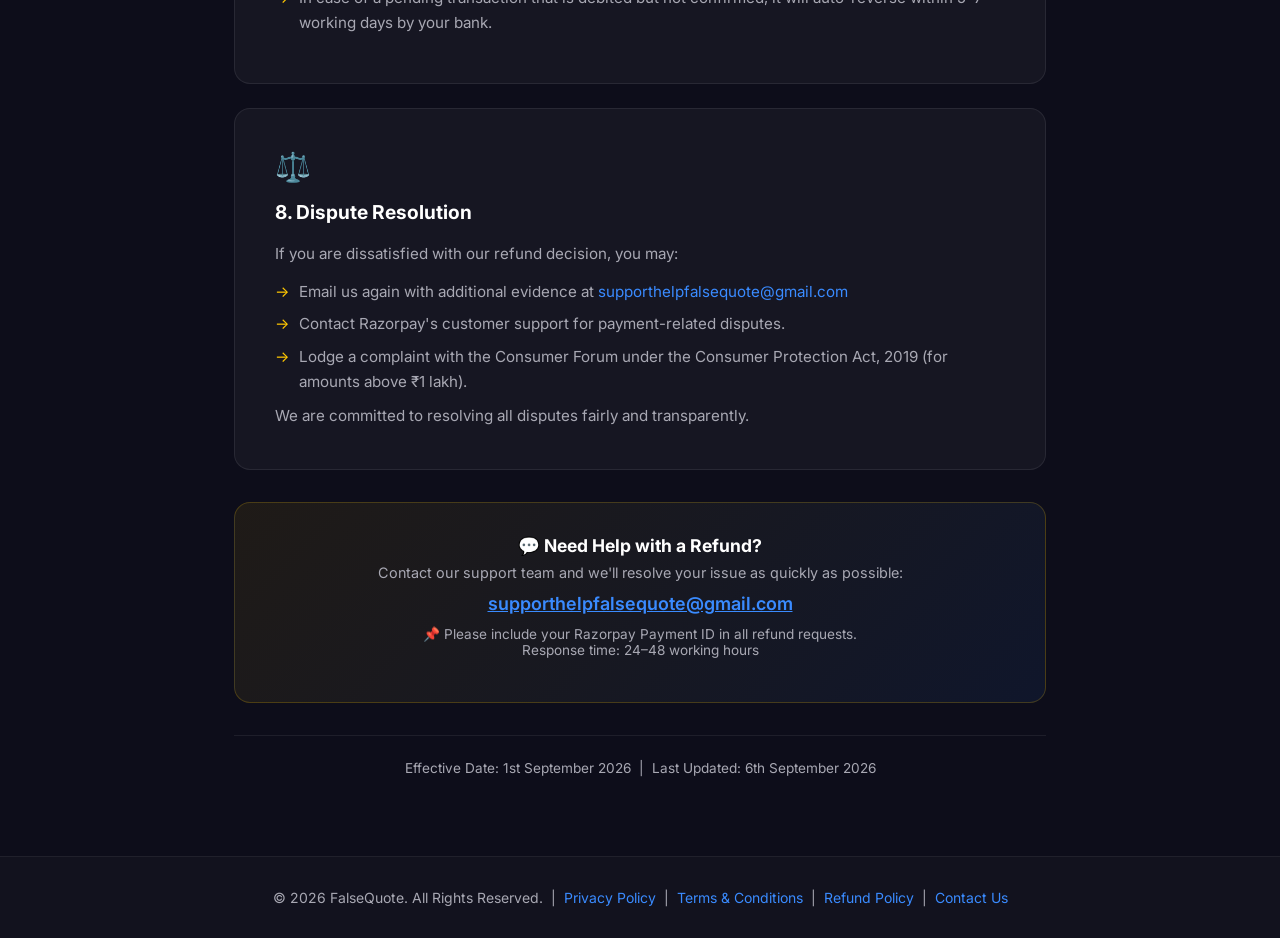
<file: refund-policy.html>
<!DOCTYPE html>
<html lang="en">

<head>
    <meta charset="UTF-8">
    <meta name="viewport" content="width=device-width, initial-scale=1.0">
    <title>Refund Policy - FalseQuote</title>
    <meta name="description" content="Refund and Cancellation Policy for FalseQuote. Understand refunds for our page-based PDF download service.">
    <link rel="preconnect" href="https://fonts.googleapis.com">
    <link rel="preconnect" href="https://fonts.gstatic.com" crossorigin>
    <link href="https://fonts.googleapis.com/css2?family=Inter:wght@400;500;600;700&display=swap" rel="stylesheet">
    <link rel="stylesheet" href="style.css">
    <style>
        .policy-page { min-height: 100vh; padding-top: calc(var(--header-height) + 3rem); padding-bottom: 5rem; }
        .policy-container { max-width: 860px; margin: 0 auto; padding: 0 1.5rem; }
        .policy-header { text-align: center; margin-bottom: 3rem; }
        .policy-badge {
            display: inline-block;
            background: rgba(255, 199, 0, 0.1);
            border: 1px solid rgba(255, 199, 0, 0.2);
            color: var(--accent-gold);
            padding: 0.4rem 1rem;
            border-radius: 999px;
            font-size: 0.8rem;
            font-weight: 600;
            letter-spacing: 0.05em;
            text-transform: uppercase;
            margin-bottom: 1rem;
        }
        .policy-title { font-size: 2.5rem; font-weight: 700; color: var(--primary-color); margin-bottom: 0.75rem; }
        .policy-subtitle { color: var(--secondary-color); font-size: 1rem; line-height: 1.6; }
        .policy-card {
            background: rgba(255, 255, 255, 0.04);
            border: 1px solid rgba(255, 255, 255, 0.08);
            border-radius: 16px;
            padding: 2.5rem;
            margin-bottom: 1.5rem;
            transition: border-color 0.3s ease;
        }
        .policy-card:hover { border-color: rgba(255, 199, 0, 0.25); }
        .policy-card__icon { font-size: 1.8rem; margin-bottom: 1rem; display: block; }
        .policy-card h2 { font-size: 1.2rem; font-weight: 700; color: var(--primary-color); margin-bottom: 1rem; }
        .policy-card p { color: var(--secondary-color); line-height: 1.8; margin-bottom: 0.75rem; font-size: 0.95rem; }
        .policy-card p:last-child { margin-bottom: 0; }
        .policy-card ul { list-style: none; padding: 0; margin-top: 0.5rem; }
        .policy-card ul li { color: var(--secondary-color); font-size: 0.95rem; line-height: 1.7; padding-left: 1.5rem; position: relative; margin-bottom: 0.4rem; }
        .policy-card ul li::before { content: '→'; position: absolute; left: 0; color: var(--accent-gold); }
        .refund-table {
            width: 100%;
            border-collapse: collapse;
            margin-top: 1rem;
        }
        .refund-table th {
            background: rgba(255, 199, 0, 0.08);
            color: var(--accent-gold);
            padding: 0.75rem 1rem;
            text-align: left;
            font-size: 0.85rem;
            font-weight: 600;
            letter-spacing: 0.03em;
        }
        .refund-table td {
            padding: 0.75rem 1rem;
            color: var(--secondary-color);
            font-size: 0.9rem;
            border-bottom: 1px solid rgba(255,255,255,0.05);
            line-height: 1.5;
        }
        .refund-table tr:last-child td { border-bottom: none; }
        .status-eligible { color: #4ade80; font-weight: 600; }
        .status-no { color: #f87171; font-weight: 600; }
        .status-case { color: #fbbf24; font-weight: 600; }
        .policy-contact-box {
            background: linear-gradient(135deg, rgba(255, 199, 0, 0.08) 0%, rgba(58, 139, 255, 0.08) 100%);
            border: 1px solid rgba(255, 199, 0, 0.2);
            border-radius: 16px;
            padding: 2rem;
            text-align: center;
            margin-top: 2rem;
        }
        .policy-contact-box h3 { font-size: 1.1rem; color: var(--primary-color); margin-bottom: 0.5rem; }
        .policy-contact-box p { color: var(--secondary-color); font-size: 0.9rem; margin-bottom: 0.75rem; }
        .policy-contact-box a { color: var(--accent-blue); font-weight: 600; text-decoration: underline; }
        .policy-effective { text-align: center; color: var(--secondary-color); font-size: 0.85rem; margin-top: 2rem; padding-top: 1.5rem; border-top: 1px solid rgba(255,255,255,0.07); }
        .back-link { display: inline-flex; align-items: center; gap: 0.4rem; color: var(--accent-blue); font-size: 0.9rem; font-weight: 500; margin-bottom: 2.5rem; transition: gap 0.2s ease; }
        .back-link:hover { gap: 0.7rem; }
        .policy-footer { background: rgba(255,255,255,0.02); border-top: 1px solid rgba(255,255,255,0.06); padding: 2rem 1.5rem; text-align: center; }
        .policy-footer p { color: var(--secondary-color); font-size: 0.875rem; }
        .policy-footer a { color: var(--accent-blue); }
        .policy-footer a:hover { text-decoration: underline; }
    </style>
</head>

<body>
    <div class="hero__glow hero__glow--1"></div>
    <div class="hero__glow hero__glow--2"></div>

    <header class="header is-scrolled">
        <nav class="nav container">
            <a href="index.html" class="nav__logo">
                <div class="nav__logo-icon-wrapper">
                    <span class="nav__logo-char nav__logo-char--f">F</span>
                    <span class="nav__logo-char nav__logo-char--q">Q</span>
                </div>
                <span class="nav__logo-text">FalseQuote</span>
            </a>
            <div class="nav__actions--desktop">
                <a href="index.html" class="button button--secondary">← Back to Home</a>
            </div>
        </nav>
    </header>

    <main class="policy-page">
        <div class="policy-container">
            <a href="index.html" class="back-link">← Back to Home</a>

            <div class="policy-header">
                <div class="policy-badge">Legal</div>
                <h1 class="policy-title">Refund &amp; Cancellation Policy</h1>
                <p class="policy-subtitle">We strive to provide the best service. This policy explains when and how refunds are processed for FalseQuote payments.</p>
            </div>

            <div class="policy-card">
                <span class="policy-card__icon">📖</span>
                <h2>1. Overview</h2>
                <p>FalseQuote charges <strong>₹30 for 1–2 PDF pages</strong>, with ₹10 added for each page after the second, for both Quotations and Invoices. Since we provide a digital service, our refund policy is designed to be fair to both parties.</p>
                <p>All payments are processed through <strong>Razorpay</strong>. This policy is in compliance with the Consumer Protection Act, 2019, and guidelines applicable to digital/online services in India.</p>
            </div>

            <div class="policy-card">
                <span class="policy-card__icon">📊</span>
                <h2>2. Refund Eligibility Summary</h2>
                <table class="refund-table">
                    <thead>
                        <tr>
                            <th>Scenario</th>
                            <th>Refund Status</th>
                            <th>Timeframe</th>
                        </tr>
                    </thead>
                    <tbody>
                        <tr>
                            <td>PDF successfully downloaded</td>
                            <td class="status-no">Not Eligible</td>
                            <td>—</td>
                        </tr>
                        <tr>
                            <td>Payment deducted but PDF not generated (our error)</td>
                            <td class="status-eligible">Full Refund</td>
                            <td>5–7 working days</td>
                        </tr>
                        <tr>
                            <td>Duplicate payment charged</td>
                            <td class="status-eligible">Full Refund</td>
                            <td>5–7 working days</td>
                        </tr>
                        <tr>
                            <td>Wrong amount charged</td>
                            <td class="status-eligible">Full Refund</td>
                            <td>5–7 working days</td>
                        </tr>
                        <tr>
                            <td>Changed mind after payment</td>
                            <td class="status-no">Not Eligible</td>
                            <td>—</td>
                        </tr>
                        <tr>
                            <td>Bank error or gateway failure</td>
                            <td class="status-case">Case-by-Case</td>
                            <td>7–10 working days</td>
                        </tr>
                    </tbody>
                </table>
            </div>

            <div class="policy-card">
                <span class="policy-card__icon">✅</span>
                <h2>3. When You Are Eligible for a Refund</h2>
                <p>A refund will be issued in the following situations:</p>
                <ul>
                    <li><strong>Technical Failure:</strong> Payment was deducted from your account, but the PDF was not generated due to a server or technical error on our side.</li>
                    <li><strong>Double Charge:</strong> Your account was charged more than once for the same document download.</li>
                    <li><strong>Wrong Amount:</strong> You were charged an amount different from the page-based price shown before payment.</li>
                    <li><strong>Gateway Error:</strong> A verified issue with the Razorpay gateway caused an incorrect charge.</li>
                </ul>
            </div>

            <div class="policy-card">
                <span class="policy-card__icon">❌</span>
                <h2>4. When Refunds Are NOT Applicable</h2>
                <p>Refunds will not be provided in the following situations:</p>
                <ul>
                    <li>The PDF was successfully generated and downloaded to your device.</li>
                    <li>You changed your mind or no longer need the document after downloading.</li>
                    <li>The document content was incorrect due to data entered by you (user error).</li>
                    <li>The refund request was made more than 7 days after the transaction date.</li>
                    <li>Payment disputes initiated without first contacting our support team.</li>
                </ul>
            </div>

            <div class="policy-card">
                <span class="policy-card__icon">📩</span>
                <h2>5. How to Request a Refund</h2>
                <p>To request a refund, follow these steps:</p>
                <ul>
                    <li>Send an email to <a href="mailto:supporthelpfalsequote@gmail.com" style="color:var(--accent-blue);">supporthelpfalsequote@gmail.com</a> within <strong>7 days</strong> of the transaction.</li>
                    <li>Use the subject line: <strong>"Refund Request – [Your Razorpay Payment ID]"</strong></li>
                    <li>Include: Your name, Razorpay Payment ID (starts with "pay_"), transaction date, and reason for refund.</li>
                    <li>Attach a screenshot of the payment confirmation if available.</li>
                </ul>
                <p>We will acknowledge your request within <strong>24–48 working hours</strong> and process eligible refunds within <strong>5–7 working days</strong>.</p>
            </div>

            <div class="policy-card">
                <span class="policy-card__icon">🏦</span>
                <h2>6. Refund Processing</h2>
                <p>All approved refunds are processed through Razorpay to your original payment method:</p>
                <ul>
                    <li><strong>Credit/Debit Card:</strong> Refund credited to the same card within 5–7 working days.</li>
                    <li><strong>UPI:</strong> Refund credited to the same UPI-linked bank account within 3–5 working days.</li>
                    <li><strong>Net Banking:</strong> Refund credited within 5–7 working days.</li>
                </ul>
                <p>Refund timelines depend on your bank's processing speed. FalseQuote is not responsible for delays caused by banks or payment networks.</p>
            </div>

            <div class="policy-card">
                <span class="policy-card__icon">🚫</span>
                <h2>7. Cancellation Policy</h2>
                <p>Since FalseQuote provides an instant digital service (PDF generation upon payment), cancellation of an order is not possible once payment is initiated.</p>
                <ul>
                    <li>If payment is in progress (pending status), you may close the payment window, and no charge will be made.</li>
                    <li>Once Razorpay confirms the payment as successful, the transaction cannot be cancelled.</li>
                    <li>In case of a pending transaction that is debited but not confirmed, it will auto-reverse within 5–7 working days by your bank.</li>
                </ul>
            </div>

            <div class="policy-card">
                <span class="policy-card__icon">⚖️</span>
                <h2>8. Dispute Resolution</h2>
                <p>If you are dissatisfied with our refund decision, you may:</p>
                <ul>
                    <li>Email us again with additional evidence at <a href="mailto:supporthelpfalsequote@gmail.com" style="color:var(--accent-blue);">supporthelpfalsequote@gmail.com</a></li>
                    <li>Contact Razorpay's customer support for payment-related disputes.</li>
                    <li>Lodge a complaint with the Consumer Forum under the Consumer Protection Act, 2019 (for amounts above ₹1 lakh).</li>
                </ul>
                <p>We are committed to resolving all disputes fairly and transparently.</p>
            </div>

            <div class="policy-contact-box">
                <h3>💬 Need Help with a Refund?</h3>
                <p>Contact our support team and we'll resolve your issue as quickly as possible:</p>
                <a href="mailto:supporthelpfalsequote@gmail.com">supporthelpfalsequote@gmail.com</a>
                <p style="margin-top: 0.75rem; font-size:0.85rem;">📌 Please include your Razorpay Payment ID in all refund requests.<br>Response time: 24–48 working hours</p>
            </div>

            <p class="policy-effective">Effective Date: 1st September 2026 &nbsp;|&nbsp; Last Updated: 6th September 2026</p>
        </div>
    </main>

    <footer class="policy-footer">
        <p>© 2026 FalseQuote. All Rights Reserved. &nbsp;|&nbsp;
            <a href="privacy-policy.html">Privacy Policy</a> &nbsp;|&nbsp;
            <a href="terms-and-conditions.html">Terms &amp; Conditions</a> &nbsp;|&nbsp;
            <a href="refund-policy.html">Refund Policy</a> &nbsp;|&nbsp;
            <a href="contact.html">Contact Us</a>
        </p>
    </footer>
</body>

</html>
</file>
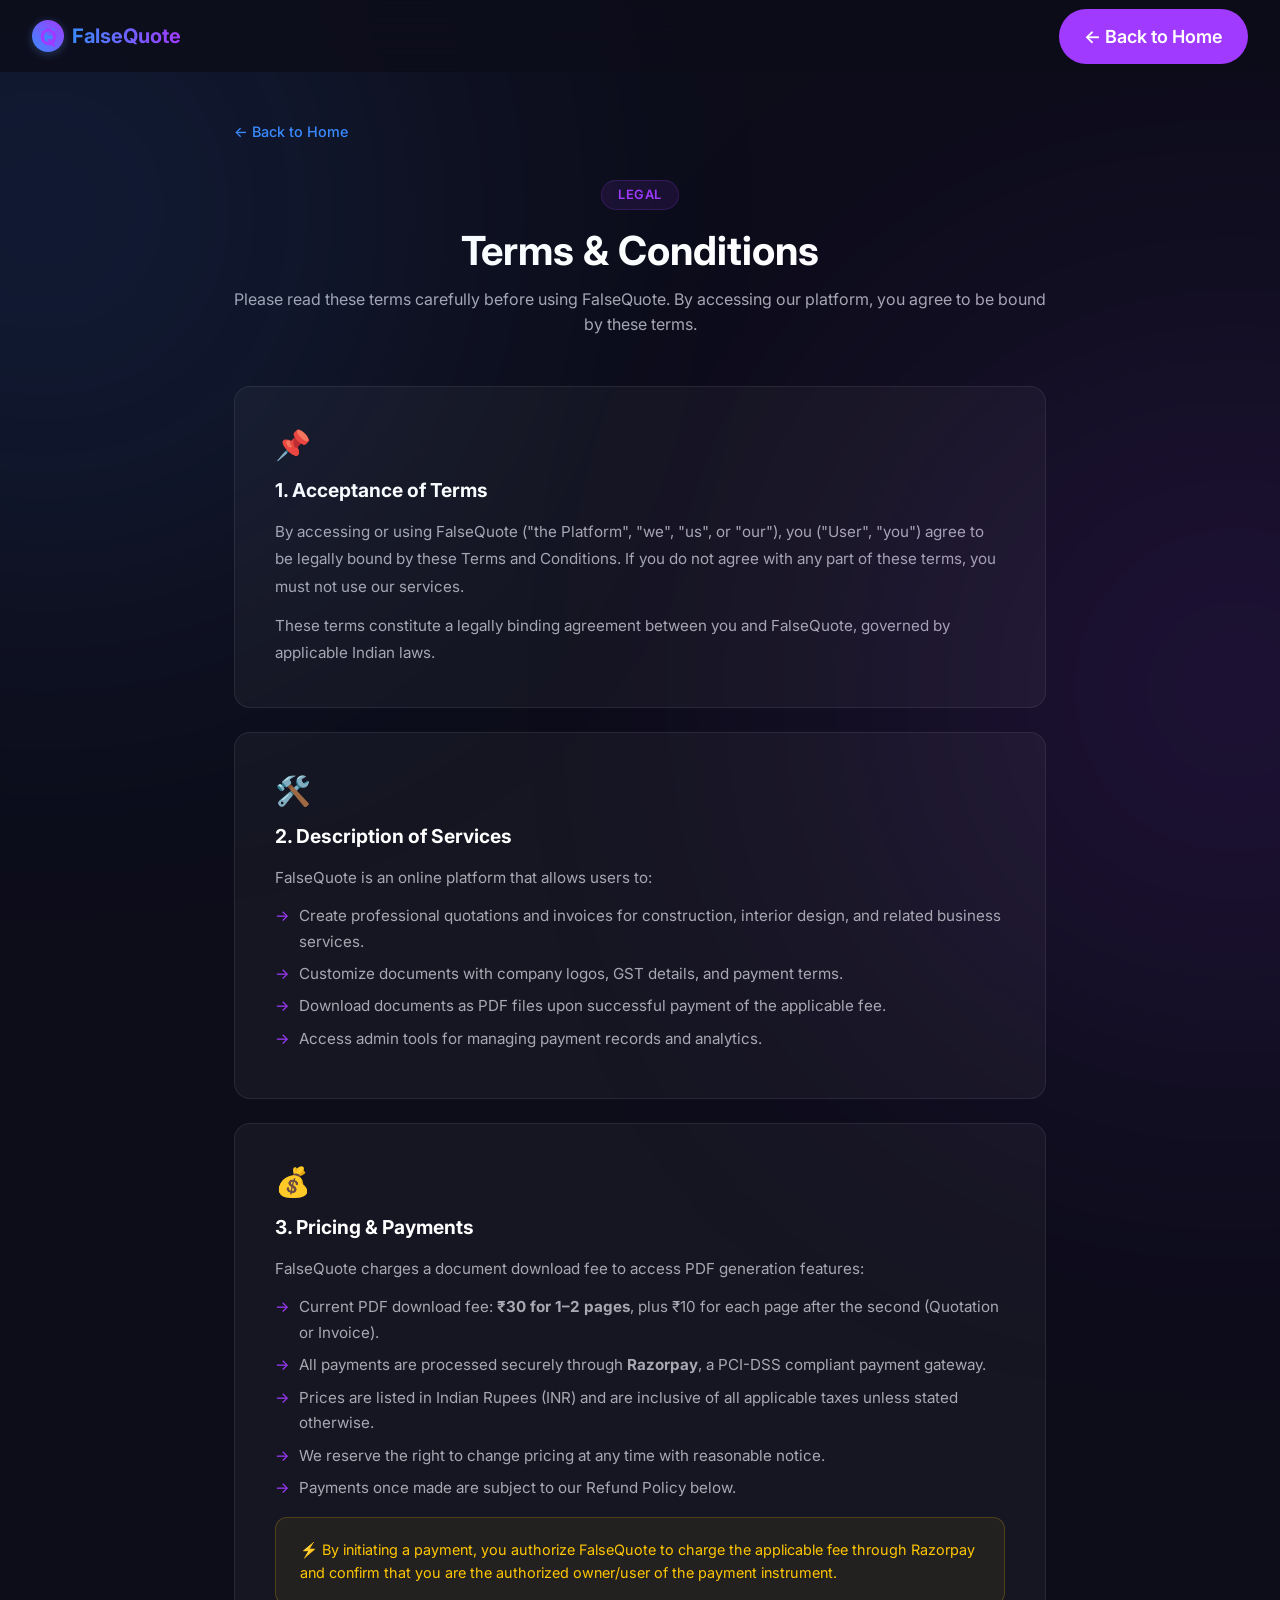
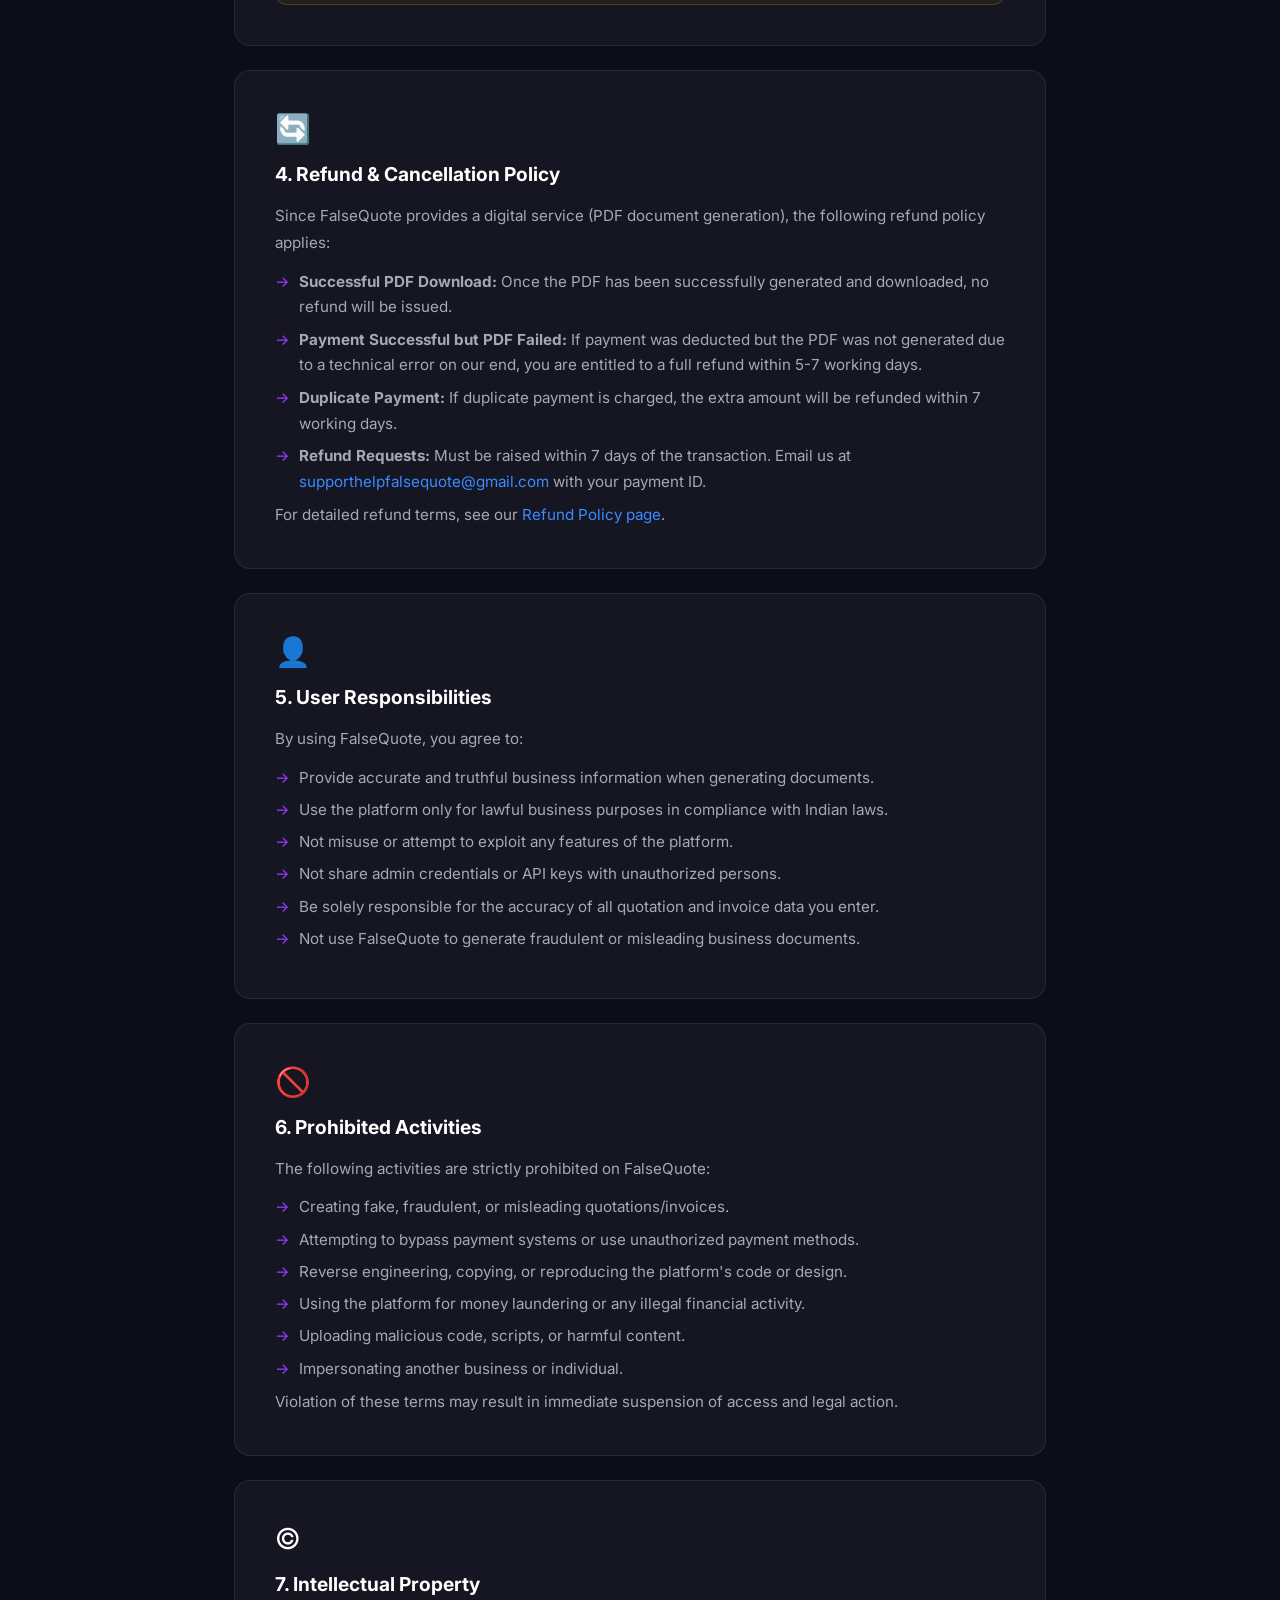
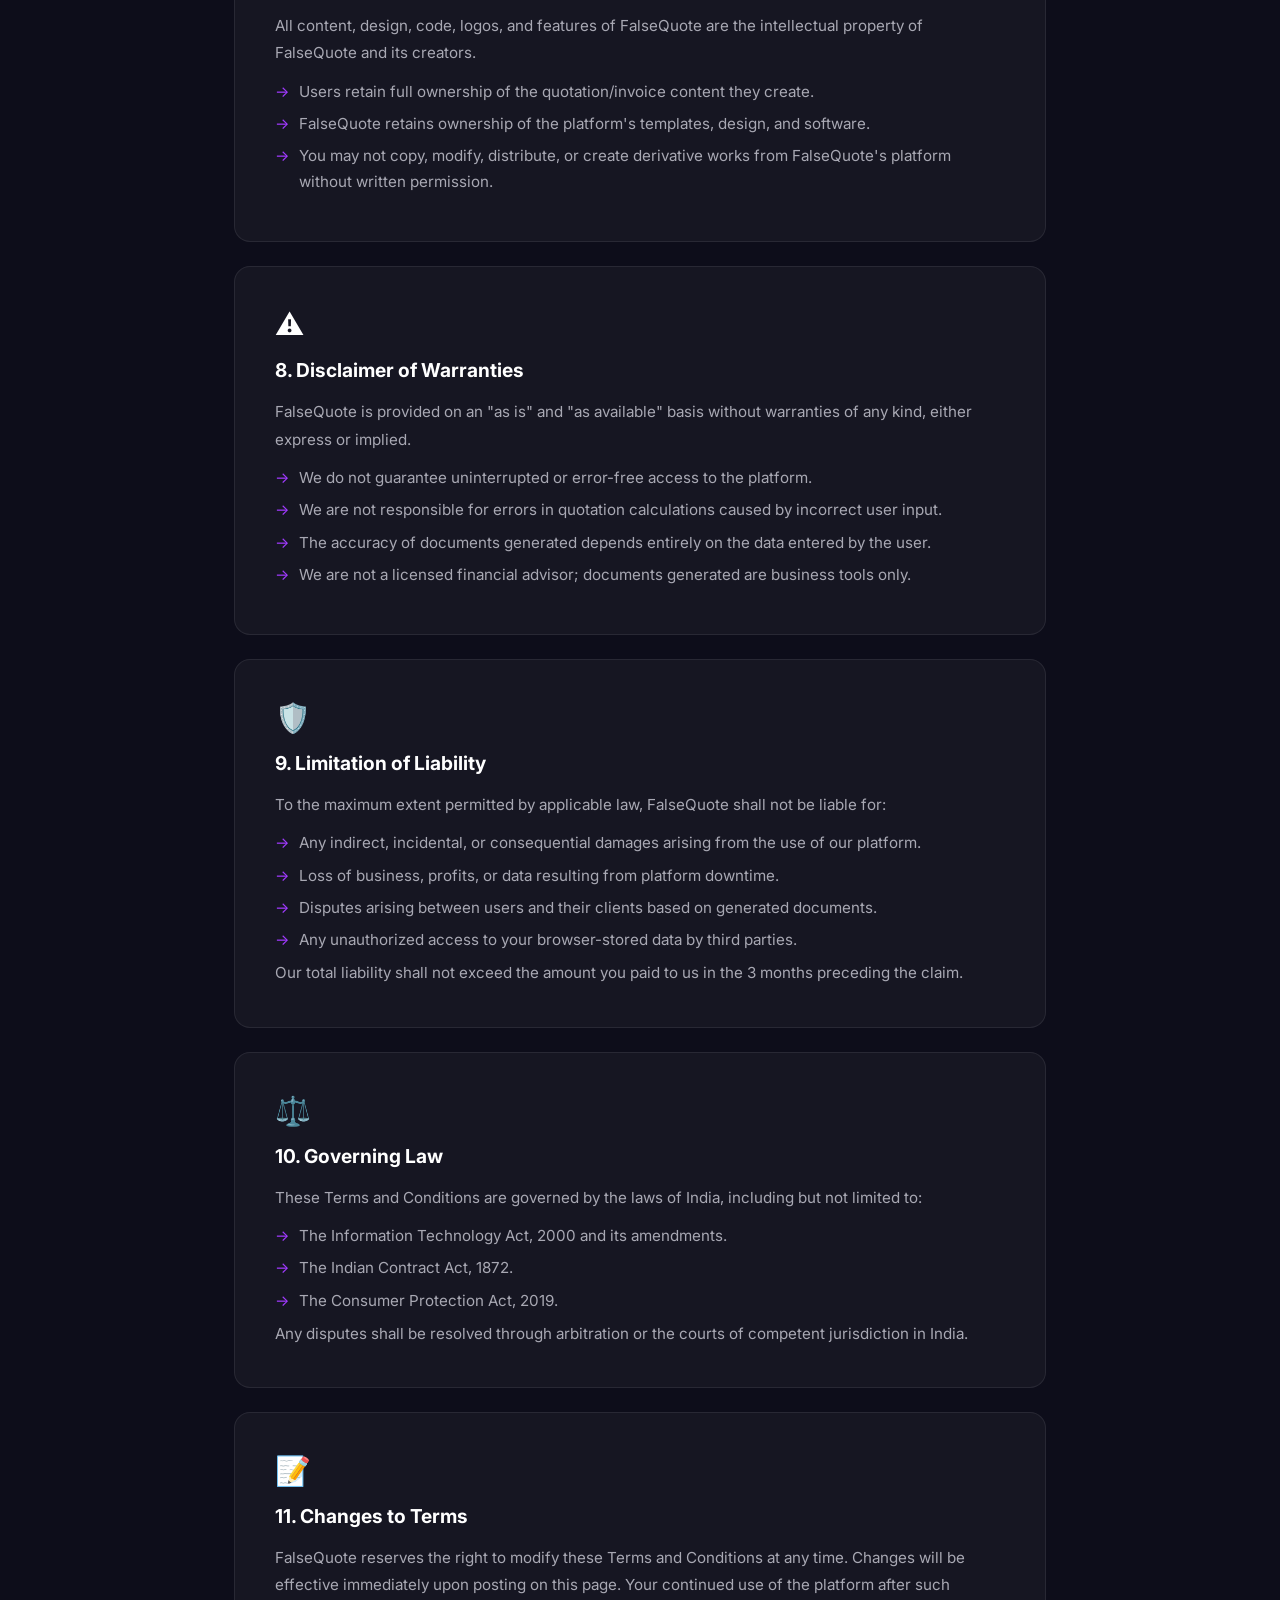
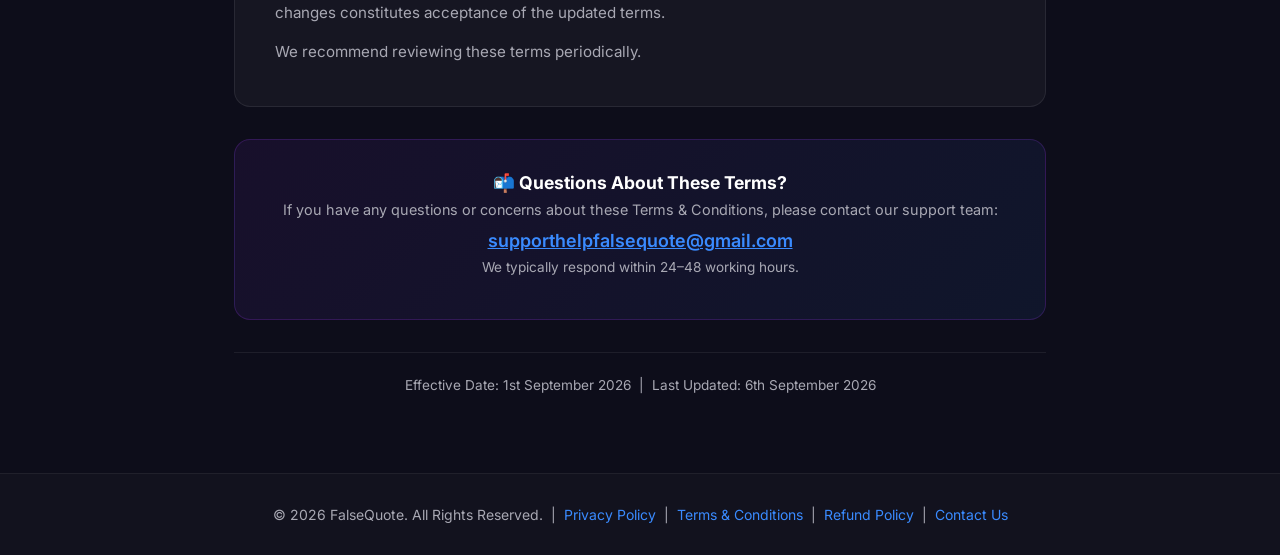
<file: terms-and-conditions.html>
<!DOCTYPE html>
<html lang="en">

<head>
    <meta charset="UTF-8">
    <meta name="viewport" content="width=device-width, initial-scale=1.0">
    <title>Terms & Conditions - FalseQuote</title>
    <meta name="description" content="Terms and Conditions for FalseQuote - India's #1 Quotation Software. Read our terms of service before using the platform.">
    <link rel="preconnect" href="https://fonts.googleapis.com">
    <link rel="preconnect" href="https://fonts.gstatic.com" crossorigin>
    <link href="https://fonts.googleapis.com/css2?family=Inter:wght@400;500;600;700&display=swap" rel="stylesheet">
    <link rel="stylesheet" href="style.css">
    <style>
        .policy-page { min-height: 100vh; padding-top: calc(var(--header-height) + 3rem); padding-bottom: 5rem; }
        .policy-container { max-width: 860px; margin: 0 auto; padding: 0 1.5rem; }
        .policy-header { text-align: center; margin-bottom: 3rem; }
        .policy-badge {
            display: inline-block;
            background: rgba(161, 58, 255, 0.1);
            border: 1px solid rgba(161, 58, 255, 0.2);
            color: var(--accent-purple);
            padding: 0.4rem 1rem;
            border-radius: 999px;
            font-size: 0.8rem;
            font-weight: 600;
            letter-spacing: 0.05em;
            text-transform: uppercase;
            margin-bottom: 1rem;
        }
        .policy-title { font-size: 2.5rem; font-weight: 700; color: var(--primary-color); margin-bottom: 0.75rem; }
        .policy-subtitle { color: var(--secondary-color); font-size: 1rem; line-height: 1.6; }
        .policy-card {
            background: rgba(255, 255, 255, 0.04);
            border: 1px solid rgba(255, 255, 255, 0.08);
            border-radius: 16px;
            padding: 2.5rem;
            margin-bottom: 1.5rem;
            transition: border-color 0.3s ease;
        }
        .policy-card:hover { border-color: rgba(161, 58, 255, 0.25); }
        .policy-card__icon { font-size: 1.8rem; margin-bottom: 1rem; display: block; }
        .policy-card h2 { font-size: 1.2rem; font-weight: 700; color: var(--primary-color); margin-bottom: 1rem; }
        .policy-card p { color: var(--secondary-color); line-height: 1.8; margin-bottom: 0.75rem; font-size: 0.95rem; }
        .policy-card p:last-child { margin-bottom: 0; }
        .policy-card ul { list-style: none; padding: 0; margin-top: 0.5rem; }
        .policy-card ul li { color: var(--secondary-color); font-size: 0.95rem; line-height: 1.7; padding-left: 1.5rem; position: relative; margin-bottom: 0.4rem; }
        .policy-card ul li::before { content: '→'; position: absolute; left: 0; color: var(--accent-purple); }
        .highlight-box {
            background: rgba(255, 199, 0, 0.06);
            border: 1px solid rgba(255, 199, 0, 0.2);
            border-radius: 12px;
            padding: 1.25rem 1.5rem;
            margin-top: 1rem;
        }
        .highlight-box p { color: #FFC700; font-size: 0.9rem; margin: 0; line-height: 1.6; }
        .policy-contact-box {
            background: linear-gradient(135deg, rgba(161, 58, 255, 0.08) 0%, rgba(58, 139, 255, 0.08) 100%);
            border: 1px solid rgba(161, 58, 255, 0.2);
            border-radius: 16px;
            padding: 2rem;
            text-align: center;
            margin-top: 2rem;
        }
        .policy-contact-box h3 { font-size: 1.1rem; color: var(--primary-color); margin-bottom: 0.5rem; }
        .policy-contact-box p { color: var(--secondary-color); font-size: 0.9rem; margin-bottom: 0.75rem; }
        .policy-contact-box a { color: var(--accent-blue); font-weight: 600; text-decoration: underline; }
        .policy-effective { text-align: center; color: var(--secondary-color); font-size: 0.85rem; margin-top: 2rem; padding-top: 1.5rem; border-top: 1px solid rgba(255,255,255,0.07); }
        .back-link { display: inline-flex; align-items: center; gap: 0.4rem; color: var(--accent-blue); font-size: 0.9rem; font-weight: 500; margin-bottom: 2.5rem; transition: gap 0.2s ease; }
        .back-link:hover { gap: 0.7rem; }
        .policy-footer { background: rgba(255,255,255,0.02); border-top: 1px solid rgba(255,255,255,0.06); padding: 2rem 1.5rem; text-align: center; }
        .policy-footer p { color: var(--secondary-color); font-size: 0.875rem; }
        .policy-footer a { color: var(--accent-blue); }
        .policy-footer a:hover { text-decoration: underline; }
    </style>
</head>

<body>
    <div class="hero__glow hero__glow--1"></div>
    <div class="hero__glow hero__glow--2"></div>

    <header class="header is-scrolled">
        <nav class="nav container">
            <a href="index.html" class="nav__logo">
                <div class="nav__logo-icon-wrapper">
                    <span class="nav__logo-char nav__logo-char--f">F</span>
                    <span class="nav__logo-char nav__logo-char--q">Q</span>
                </div>
                <span class="nav__logo-text">FalseQuote</span>
            </a>
            <div class="nav__actions--desktop">
                <a href="index.html" class="button button--secondary">← Back to Home</a>
            </div>
        </nav>
    </header>

    <main class="policy-page">
        <div class="policy-container">
            <a href="index.html" class="back-link">← Back to Home</a>

            <div class="policy-header">
                <div class="policy-badge">Legal</div>
                <h1 class="policy-title">Terms &amp; Conditions</h1>
                <p class="policy-subtitle">Please read these terms carefully before using FalseQuote. By accessing our platform, you agree to be bound by these terms.</p>
            </div>

            <div class="policy-card">
                <span class="policy-card__icon">📌</span>
                <h2>1. Acceptance of Terms</h2>
                <p>By accessing or using FalseQuote ("the Platform", "we", "us", or "our"), you ("User", "you") agree to be legally bound by these Terms and Conditions. If you do not agree with any part of these terms, you must not use our services.</p>
                <p>These terms constitute a legally binding agreement between you and FalseQuote, governed by applicable Indian laws.</p>
            </div>

            <div class="policy-card">
                <span class="policy-card__icon">🛠️</span>
                <h2>2. Description of Services</h2>
                <p>FalseQuote is an online platform that allows users to:</p>
                <ul>
                    <li>Create professional quotations and invoices for construction, interior design, and related business services.</li>
                    <li>Customize documents with company logos, GST details, and payment terms.</li>
                    <li>Download documents as PDF files upon successful payment of the applicable fee.</li>
                    <li>Access admin tools for managing payment records and analytics.</li>
                </ul>
            </div>

            <div class="policy-card">
                <span class="policy-card__icon">💰</span>
                <h2>3. Pricing & Payments</h2>
                <p>FalseQuote charges a document download fee to access PDF generation features:</p>
                <ul>
                    <li>Current PDF download fee: <strong>₹30 for 1–2 pages</strong>, plus ₹10 for each page after the second (Quotation or Invoice).</li>
                    <li>All payments are processed securely through <strong>Razorpay</strong>, a PCI-DSS compliant payment gateway.</li>
                    <li>Prices are listed in Indian Rupees (INR) and are inclusive of all applicable taxes unless stated otherwise.</li>
                    <li>We reserve the right to change pricing at any time with reasonable notice.</li>
                    <li>Payments once made are subject to our Refund Policy below.</li>
                </ul>
                <div class="highlight-box">
                    <p>⚡ By initiating a payment, you authorize FalseQuote to charge the applicable fee through Razorpay and confirm that you are the authorized owner/user of the payment instrument.</p>
                </div>
            </div>

            <div class="policy-card">
                <span class="policy-card__icon">🔄</span>
                <h2>4. Refund & Cancellation Policy</h2>
                <p>Since FalseQuote provides a digital service (PDF document generation), the following refund policy applies:</p>
                <ul>
                    <li><strong>Successful PDF Download:</strong> Once the PDF has been successfully generated and downloaded, no refund will be issued.</li>
                    <li><strong>Payment Successful but PDF Failed:</strong> If payment was deducted but the PDF was not generated due to a technical error on our end, you are entitled to a full refund within 5-7 working days.</li>
                    <li><strong>Duplicate Payment:</strong> If duplicate payment is charged, the extra amount will be refunded within 7 working days.</li>
                    <li><strong>Refund Requests:</strong> Must be raised within 7 days of the transaction. Email us at <a href="mailto:supporthelpfalsequote@gmail.com" style="color:var(--accent-blue);">supporthelpfalsequote@gmail.com</a> with your payment ID.</li>
                </ul>
                <p>For detailed refund terms, see our <a href="refund-policy.html" style="color:var(--accent-blue);">Refund Policy page</a>.</p>
            </div>

            <div class="policy-card">
                <span class="policy-card__icon">👤</span>
                <h2>5. User Responsibilities</h2>
                <p>By using FalseQuote, you agree to:</p>
                <ul>
                    <li>Provide accurate and truthful business information when generating documents.</li>
                    <li>Use the platform only for lawful business purposes in compliance with Indian laws.</li>
                    <li>Not misuse or attempt to exploit any features of the platform.</li>
                    <li>Not share admin credentials or API keys with unauthorized persons.</li>
                    <li>Be solely responsible for the accuracy of all quotation and invoice data you enter.</li>
                    <li>Not use FalseQuote to generate fraudulent or misleading business documents.</li>
                </ul>
            </div>

            <div class="policy-card">
                <span class="policy-card__icon">🚫</span>
                <h2>6. Prohibited Activities</h2>
                <p>The following activities are strictly prohibited on FalseQuote:</p>
                <ul>
                    <li>Creating fake, fraudulent, or misleading quotations/invoices.</li>
                    <li>Attempting to bypass payment systems or use unauthorized payment methods.</li>
                    <li>Reverse engineering, copying, or reproducing the platform's code or design.</li>
                    <li>Using the platform for money laundering or any illegal financial activity.</li>
                    <li>Uploading malicious code, scripts, or harmful content.</li>
                    <li>Impersonating another business or individual.</li>
                </ul>
                <p>Violation of these terms may result in immediate suspension of access and legal action.</p>
            </div>

            <div class="policy-card">
                <span class="policy-card__icon">©️</span>
                <h2>7. Intellectual Property</h2>
                <p>All content, design, code, logos, and features of FalseQuote are the intellectual property of FalseQuote and its creators.</p>
                <ul>
                    <li>Users retain full ownership of the quotation/invoice content they create.</li>
                    <li>FalseQuote retains ownership of the platform's templates, design, and software.</li>
                    <li>You may not copy, modify, distribute, or create derivative works from FalseQuote's platform without written permission.</li>
                </ul>
            </div>

            <div class="policy-card">
                <span class="policy-card__icon">⚠️</span>
                <h2>8. Disclaimer of Warranties</h2>
                <p>FalseQuote is provided on an "as is" and "as available" basis without warranties of any kind, either express or implied.</p>
                <ul>
                    <li>We do not guarantee uninterrupted or error-free access to the platform.</li>
                    <li>We are not responsible for errors in quotation calculations caused by incorrect user input.</li>
                    <li>The accuracy of documents generated depends entirely on the data entered by the user.</li>
                    <li>We are not a licensed financial advisor; documents generated are business tools only.</li>
                </ul>
            </div>

            <div class="policy-card">
                <span class="policy-card__icon">🛡️</span>
                <h2>9. Limitation of Liability</h2>
                <p>To the maximum extent permitted by applicable law, FalseQuote shall not be liable for:</p>
                <ul>
                    <li>Any indirect, incidental, or consequential damages arising from the use of our platform.</li>
                    <li>Loss of business, profits, or data resulting from platform downtime.</li>
                    <li>Disputes arising between users and their clients based on generated documents.</li>
                    <li>Any unauthorized access to your browser-stored data by third parties.</li>
                </ul>
                <p>Our total liability shall not exceed the amount you paid to us in the 3 months preceding the claim.</p>
            </div>

            <div class="policy-card">
                <span class="policy-card__icon">⚖️</span>
                <h2>10. Governing Law</h2>
                <p>These Terms and Conditions are governed by the laws of India, including but not limited to:</p>
                <ul>
                    <li>The Information Technology Act, 2000 and its amendments.</li>
                    <li>The Indian Contract Act, 1872.</li>
                    <li>The Consumer Protection Act, 2019.</li>
                </ul>
                <p>Any disputes shall be resolved through arbitration or the courts of competent jurisdiction in India.</p>
            </div>

            <div class="policy-card">
                <span class="policy-card__icon">📝</span>
                <h2>11. Changes to Terms</h2>
                <p>FalseQuote reserves the right to modify these Terms and Conditions at any time. Changes will be effective immediately upon posting on this page. Your continued use of the platform after such changes constitutes acceptance of the updated terms.</p>
                <p>We recommend reviewing these terms periodically.</p>
            </div>

            <div class="policy-contact-box">
                <h3>📬 Questions About These Terms?</h3>
                <p>If you have any questions or concerns about these Terms &amp; Conditions, please contact our support team:</p>
                <a href="mailto:supporthelpfalsequote@gmail.com">supporthelpfalsequote@gmail.com</a>
                <p style="margin-top:0.5rem; font-size:0.85rem;">We typically respond within 24–48 working hours.</p>
            </div>

            <p class="policy-effective">Effective Date: 1st September 2026 &nbsp;|&nbsp; Last Updated: 6th September 2026</p>
        </div>
    </main>

    <footer class="policy-footer">
        <p>© 2026 FalseQuote. All Rights Reserved. &nbsp;|&nbsp;
            <a href="privacy-policy.html">Privacy Policy</a> &nbsp;|&nbsp;
            <a href="terms-and-conditions.html">Terms &amp; Conditions</a> &nbsp;|&nbsp;
            <a href="refund-policy.html">Refund Policy</a> &nbsp;|&nbsp;
            <a href="contact.html">Contact Us</a>
        </p>
    </footer>
</body>

</html>
</file>
<file: style.css>
/*=============== VARIABLES CSS ===============*/
:root {
    /* Colors */
    --body-bg: #0D0D1A;
    --header-bg: rgba(13, 13, 26, 0.7);
    --primary-color: #FFFFFF;
    --secondary-color: #A8A8B3;
    --accent-blue: #3A8BFF;
    --accent-purple: #A13AFF;
    --button-primary-bg: var(--accent-blue);
    --button-secondary-bg: rgba(255, 255, 255, 0.1);
    --button-tertiary-bg: transparent;
    --badge-bg: rgba(58, 139, 255, 0.1);
    --badge-border: rgba(58, 139, 255, 0.2);
    --badge-text: var(--accent-blue);
    --accent-gold: #FFC700;
    --accent-gold-darker: rgba(255, 199, 0, 0.5);
    --accent-gold-glow: rgba(255, 199, 0, 0.1);
    /* Quotation specific colors */
    --quote-text-dark: #0A2342; /* Dark Navy Blue */
    --quote-accent-gold: #D4AF37;
    --quote-border-light: #E0E0E0;

    /* Typography */
    --body-font: 'Inter', sans-serif;
    --h1-font-size: 2.25rem;
    --normal-font-size: 1rem;
    --small-font-size: 0.875rem;

    /* Spacing */
    --header-height: 4.5rem;
    --container-padding: 0 1.5rem;

    /* Transitions & Animations */
    --transition-speed: 0.3s ease;
}

/*=============== BASE ===============*/
* {
    box-sizing: border-box;
    padding: 0;
    margin: 0;
}

html {
    height: 100%; /* Ensure html takes full height */
    scroll-padding-top: var(--header-height);
    scroll-behavior: smooth;
}

body {
    font-family: var(--body-font);
    font-size: var(--normal-font-size);
    min-height: 100vh; /* Ensure body takes at least full viewport height */
    background-color: var(--body-bg);
    color: var(--primary-color);
    overflow-x: hidden; /* Prevents horizontal scroll */
}

h1, h2, h3 {
    font-weight: 700;
}

ul {
    list-style: none;
}

a {
    text-decoration: none;
    color: inherit;
}

img {
    max-width: 100%;
    height: auto;
}

/*=============== REUSABLE CSS CLASSES ===============*/
.container {
    max-width: 1440px;
    margin-left: auto;
    margin-right: auto;
    padding: var(--container-padding);
}

/* Global focus style for accessibility */
*:focus-visible {
    outline: 2px solid var(--accent-blue);
    outline-offset: 3px;
    border-radius: 4px;
}

/* Blur main content when mobile menu is open */
body.mobile-menu-open main {
    filter: blur(5px);
    transition: filter 0.4s ease; /* Smooth transition for the blur */
}

/* Prevent body scroll when mobile menu is open */
body.mobile-menu-open {
    overflow: hidden;
}

/*=============== HEADER & NAV ===============*/
.header {
    width: 100%;
    position: fixed;
    top: 0;
    left: 0;
    z-index: 100;
    background-color: var(--header-bg);
    backdrop-filter: blur(10px);
    -webkit-backdrop-filter: blur(10px); /* For Safari */
    transition: background-color var(--transition-speed);
}
.header.is-scrolled {
    background-color: rgba(13, 13, 26, 0.85);
    backdrop-filter: blur(20px);
    -webkit-backdrop-filter: blur(20px);
}

.nav {
    height: var(--header-height);
    display: flex;
    align-items: center;
    justify-content: space-between;
}

.nav__logo {
    display: inline-flex;
    align-items: center;
    gap: 0.5rem;
    font-weight: 600;
    transition: opacity var(--transition-speed);
}

.nav__logo:hover {
    opacity: 0.8;
}

.nav__logo-icon-wrapper {
    position: relative;
    width: 32px;
    height: 32px;
    border-radius: 50%;
    background: linear-gradient(45deg, var(--accent-blue), var(--accent-purple));
    box-shadow: 0 2px 10px rgba(98, 155, 255, 0.3);
    transition: transform var(--transition-speed);
}

.nav__logo:hover .nav__logo-icon-wrapper {
    transform: scale(1.1);
}

.nav__logo-char {
    position: absolute;
    top: 50%;
    left: 50%;
    transform: translate(-50%, -50%); /* Ensure initial centering */
    font-size: 1.4rem; /* Already updated in previous step */
    font-weight: 700;
    animation-duration: 6s;
    animation-timing-function: ease-in-out;
    animation-iteration-count: infinite;
}

.nav__logo-char--f {
    color: var(--accent-blue);
    animation-name: slide-f;
}

.nav__logo-char--q {
    color: var(--accent-purple);
    animation-name: slide-q;
}

.nav__logo-text {
    display: block; /* Visible on all screens */
    /* Add gradient color to match logo */
    background: linear-gradient(90deg, var(--accent-blue), var(--accent-purple));
    -webkit-background-clip: text;
    background-clip: text;
    color: transparent;
    font-weight: 700; /* Bolder for gradient visibility */
    font-size: 1.25rem; /* Increase font size */

}

.nav__toggle {
    font-size: 1.5rem;
    cursor: pointer;
    color: var(--primary-color);
    background: none;
    border: none;
    padding: 0;
}

/* Desktop Navigation */
.nav__menu--desktop,
.nav__actions--desktop {
    display: none; /* Hidden on mobile by default */
}

/* Mobile Menu Drawer */
.nav__menu--mobile {
    position: fixed;
    top: 0;
    right: -100%;
    width: clamp(280px, 80vw, 380px);
    height: 100%;
    background-color: rgba(13, 13, 26, 0.8);
    backdrop-filter: blur(20px);
    -webkit-backdrop-filter: blur(20px);
    border-left: 1px solid rgba(255, 255, 255, 0.1);
    padding: 5rem 1.5rem 1.5rem; /* Adjusted padding for a compact, non-scrolling layout */
    z-index: 110;
    transition: right 0.4s cubic-bezier(0.25, 0.46, 0.45, 0.94);
    display: flex;
    flex-direction: column;
}

.nav__menu--mobile.is-open {
    right: 0;
}

.nav__close {
    position: absolute;
    top: 1.5rem;
    right: 1.5rem;
    font-size: 2.5rem;
    font-weight: 300;
    color: var(--secondary-color);
    background: none;
    border: none;
    cursor: pointer;
    transition: color var(--transition-speed), transform var(--transition-speed);
}
.nav__close:hover {
    color: var(--primary-color);
    transform: rotate(90deg);
}

.nav__logo--mobile-drawer {
    position: absolute;
    top: 1.8rem; /* Vertically align with close button */
    left: 2rem;
}

.nav__list--mobile {
    display: flex;
    flex-direction: column;
    gap: 0.2rem; /* Reduced gap */
}

.nav__link--mobile {
    display: block;
    padding: 0.6rem 1rem; /* Reduced padding */
    font-size: 1.1rem; /* Reduced font size */
    font-weight: 500;
    color: var(--secondary-color);
    border-radius: 8px;
    transition: color var(--transition-speed), background-color var(--transition-speed);
}
.nav__link--mobile:hover {
    color: var(--accent-gold);
    background-color: var(--accent-gold-glow);
}

.nav__divider--mobile {
    border: none;
    border-top: 1px solid rgba(255, 255, 255, 0.1);
    margin: 1rem 0; /* Reduced margin */
}

.nav__overlay {
    position: fixed;
    inset: 0;
    background-color: rgba(0, 0, 0, 0.5);
    backdrop-filter: blur(5px);
    -webkit-backdrop-filter: blur(5px);
    z-index: 105;
    opacity: 0;
    pointer-events: none;
    transition: opacity 0.4s ease;
}

.nav__overlay.is-open {
    opacity: 1;
    pointer-events: auto;
}

/* Guest Profile Area in Mobile Menu */
    .nav__guest-card, .nav__welcome-message, .nav__info-card, .nav__actions--mobile {
        opacity: 0;
        transform: translateY(15px);
        transition: opacity 0.3s ease, transform 0.3s ease;
}

.nav__guest-card {
    display: flex;
    align-items: center;
    gap: 1rem;
    margin-bottom: 1rem;
}

.nav__guest-logo {
    width: 50px;
    height: 50px;
    border-radius: 50%;
    background: linear-gradient(45deg, var(--accent-blue), var(--accent-purple));
    display: flex;
    align-items: center;
    justify-content: center;
    flex-shrink: 0;
    position: relative;
    box-shadow: 0 0 20px rgba(98, 155, 255, 0.4);
}

.nav__guest-logo .nav__logo-icon-wrapper {
    width: 100%;
    height: 100%;
}

.nav__guest-info .nav__guest-app-name {
    font-size: 1.1rem;
    font-weight: 600;
    display: block;
    margin-bottom: 0.25rem;
}

.nav__guest-badge {
    display: inline-block;
    padding: 0.25rem 0.75rem;
    font-size: 0.75rem;
    font-weight: 500;
    border-radius: 999px;
    background: rgba(58, 139, 255, 0.12);
    border: 1px solid rgba(58, 139, 255, 0.25);
    color: var(--accent-blue);
}

.nav__welcome-message {
    display: none; /* Hidden for a cleaner look, can be enabled if needed */
}

.nav__info-card {
    background: rgba(255, 255, 255, 0.05);
    border: 1px solid rgba(255, 255, 255, 0.1);
    border-radius: 12px;
    padding: 0.75rem 1rem; /* Reduced padding */
    margin-bottom: 1rem; /* Reduced margin */
}

.nav__info-card p:first-child {
    font-weight: 500;
    font-size: 0.9rem;
    margin-bottom: 0.5rem;
}

.nav__info-card-desc {
    font-size: 0.8rem;
    color: var(--secondary-color);
    line-height: 1.6;
}

.nav__actions--mobile {
    display: flex;
    flex-direction: column;
    gap: 0.75rem; /* Reduced gap */
    margin-top: auto; /* Pushes buttons to the bottom of the menu */
}

/* Mobile Menu Open Animations */
.nav__list--mobile,
.nav__divider--mobile,
.nav__profile-area {
    opacity: 0;
    transform: translateY(15px);
    transition: opacity 0.3s ease, transform 0.3s ease;
}

.nav__menu--mobile.is-open .nav__list--mobile {
    opacity: 1;
    transform: translateY(0);
    transition-delay: 0.2s;
}
.nav__menu--mobile.is-open .nav__divider--mobile {
    opacity: 1;
    transform: translateY(0);
    transition-delay: 0.25s;
    }
    /* New animations for direct children of mobile menu */
    .nav__menu--mobile.is-open .nav__guest-card {
    opacity: 1;
    transform: translateY(0);
    transition-delay: 0.3s;
}
    .nav__menu--mobile.is-open .nav__welcome-message {
        opacity: 1;
        transform: translateY(0);
        transition-delay: 0.35s;
    }
    .nav__menu--mobile.is-open .nav__info-card {
        opacity: 1;
        transform: translateY(0);
        transition-delay: 0.4s;
    }
    .nav__menu--mobile.is-open .nav__actions--mobile {
        opacity: 1;
        transform: translateY(0);
        transition-delay: 0.45s;
    }

/*=============== GLOBAL BACKGROUND ELEMENTS ===============*/
.global-background-elements {
    position: fixed;
    inset: 0;
    z-index: 1; /* Below content (z-index: 2) but above glows (z-index: 0) */
    pointer-events: none;
    overflow: hidden; /* Ensure elements don't go outside */
}

.global-floating-char {
    position: absolute;
    font-weight: 700;
    color: rgba(255, 255, 255, 0.15); /* Increased visibility for background characters */
    animation-timing-function: ease-in-out;
    animation-iteration-count: infinite;
    transform: translate(-50%, -50%); /* Center the character at its top/left point */
}

.global-floating-char--f {
    animation-name: orbit-f;
}
.global-floating-char--q {
    animation-name: orbit-q;
}

/*=============== HERO SECTION ===============*/
.hero {
    position: relative;
    padding-top: calc(var(--header-height) + 4rem);
    padding-bottom: 3.125rem; /* 50px */
    text-align: center;
    min-height: 100vh;
    display: flex;
    align-items: center;
}

.hero__container {
    position: relative;
    z-index: 2;
    animation: fade-in-up 1s ease-out forwards;
}

/* Premium Glow Effect */
.hero__glow {
    position: fixed;
    border-radius: 50%;
    filter: blur(150px);
    z-index: 0;
}

.hero__glow--1 {
    width: 400px;
    height: 400px;
    background: var(--accent-blue);
    opacity: 0.2;
    top: -10%;
    left: -20%;
}

.hero__glow--2 {
    width: 400px;
    height: 400px;
    background: var(--accent-purple);
    opacity: 0.2;
    bottom: -10%;
    right: -20%;
}

.hero__badge {
    display: inline-block;
    padding: 0.5rem 1rem;
    background-color: var(--badge-bg);
    border: 1px solid var(--badge-border);
    color: var(--badge-text);
    font-size: var(--small-font-size);
    font-weight: 500;
    border-radius: 999px;
    margin-bottom: 1.5rem;
}

.hero__title {
    font-size: var(--h1-font-size);
    line-height: 1.2;
    margin-bottom: 1rem;
    max-width: 15ch;
    margin-left: auto;
    margin-right: auto;
    /* Add gradient color to text */
    background: linear-gradient(90deg, var(--accent-blue), var(--accent-purple));
    -webkit-background-clip: text;
    background-clip: text;
    color: transparent;
}

.hero__description {
    color: var(--secondary-color);
    line-height: 1.6;
    max-width: 50ch;
    margin-left: auto;
    margin-right: auto;
    margin-bottom: 1.25rem; /* 20px */
}

/*=============== BUTTONS ===============*/
.hero__buttons {
    display: flex;
    flex-direction: column;
    gap: 1rem;
}

.hero__buttons-row {
    display: flex;
    flex-direction: column;
    gap: 1rem;
}

.hero__buttons-row:first-child {
    flex-direction: row;
}

.hero__buttons-row:first-child .button {
    flex: 1; /* Allow buttons to share space equally */
    width: auto; /* Override the default 100% width for buttons in this row */
    font-size: 0.875rem; /* Slightly smaller font for small screens */
    font-weight: 400; /* Even thinner font for small screens */
}

.button {
    display: inline-flex;
    align-items: center;
    justify-content: center;
    padding: 0.75rem 1.25rem; /* Thinner button height */
    border-radius: 30px;
    font-weight: 600;
    font-size: var(--normal-font-size);
    border: 1px solid transparent;
    transition: all var(--transition-speed);
    width: 100%;
}

.button--primary {
    background-color: var(--button-primary-bg);
    color: var(--primary-color);
}

.button--primary:hover {
    background-color: #2d7de6;
    transform: translateY(-2px);
    box-shadow: 0 4px 20px rgba(58, 139, 255, 0.3);
}

.button--secondary {
    background-color: var(--accent-purple);
    color: var(--primary-color);
    border-color: transparent;
}

.button--secondary:hover {
    background-color: #8e2de2; /* Darker purple */
    transform: translateY(-2px);
    box-shadow: 0 4px 20px rgba(161, 58, 255, 0.3);
}

.button--fq-secret {
    background-color: #1769aa;
    color: #fff;
}

.button--fq-secret:hover {
    background-color: #0d4f83;
    transform: translateY(-2px);
}

.button--nk-secret {
    background-color: #c85a17;
    color: #fff;
}

.button--nk-secret:hover {
    background-color: #963f0d;
    transform: translateY(-2px);
}

.button--tertiary {
    background-color: var(--button-tertiary-bg);
    color: var(--secondary-color);
    border-color: rgba(255, 255, 255, 0.2);
}

.button--tertiary:hover {
    color: var(--primary-color);
    border-color: var(--primary-color);
    transform: translateY(-2px);
}

.button--alt-quote {
    background-color: #4A00E0; /* Dark Violet from purple template */
    color: var(--primary-color);
    border-color: transparent;
}

.button--alt-quote:hover {
    background-color: #8E2DE2; /* Medium Purple from purple template */
    transform: translateY(-2px);
    box-shadow: 0 4px 20px rgba(142, 45, 226, 0.3); /* Shadow based on hover color */
}

.button--modern-invoice {
    background-color: #0d3b66; /* Deep Blue from modern-blue template */
    color: var(--primary-color);
    border-color: transparent;
}

.button--modern-invoice:hover {
    background-color: #1a5a99; /* Lighter Deep Blue */
    transform: translateY(-2px);
    box-shadow: 0 4px 20px rgba(13, 59, 102, 0.3);
}

.button--forest-green {
    background-color: #004d40; /* Dark Teal/Green from forest-green template */
    color: var(--primary-color);
    border-color: transparent;
}

.button--forest-green:hover {
    background-color: #4caf50; /* Standard Green from forest-green template */
    transform: translateY(-2px);
    box-shadow: 0 4px 20px rgba(76, 175, 80, 0.3);
}

.button--dynamic-invoice {
    background-color: #A91D3A; /* Dark Crimson */
    color: var(--primary-color);
    border-color: transparent;
}

.button--dynamic-invoice:hover {
    background-color: #E01F3D; /* Brighter Crimson */
    transform: translateY(-2px);
    box-shadow: 0 4px 20px rgba(169, 29, 58, 0.3);
}

.button--warm-orange {
    background-color: #8B4513; /* Saddle Brown */
    color: var(--primary-color);
    border-color: transparent;
}

.button--warm-orange:hover {
    background-color: #FF8C00; /* Dark Orange */
    transform: translateY(-2px);
    box-shadow: 0 4px 20px rgba(139, 69, 19, 0.3);
}

.button--sk-invoice {
    background-color: #008080; /* Teal */
    color: var(--primary-color);
    border-color: transparent;
}

.button--sk-invoice:hover {
    background-color: #009688; /* Lighter Teal */
    transform: translateY(-2px);
    box-shadow: 0 4px 20px rgba(0, 128, 128, 0.3);
}

.button--rakesh-quote {
    background-color: #483D8B; /* DarkSlateBlue */
    color: var(--primary-color);
    border-color: transparent;
}

.button--rakesh-quote:hover {
    background-color: #9370DB; /* MediumPurple */
    transform: translateY(-2px);
    box-shadow: 0 4px 20px rgba(72, 61, 139, 0.3);
}

.button--rakesh-invoice {
    background-color: #001f3f; /* Dark Navy */
    color: var(--primary-color);
    border-color: transparent;
}

.button--rakesh-invoice:hover {
    background-color: #0077be; /* Lighter Navy */
    transform: translateY(-2px);
    box-shadow: 0 4px 20px rgba(0, 31, 63, 0.3);
}

.button__icon {
    margin-right: 0.5rem;
}

/*=============== ANIMATIONS ===============*/
@keyframes float {
    0% {
        transform: translate(0px, 0px) rotate(0deg) scale(1);
    }
    25% {
        transform: translate(10px, -15px) rotate(-5deg) scale(1.05);
    }
    50% {
        transform: translate(5px, -25px) rotate(0deg) scale(1);
    }
    75% {
        transform: translate(-10px, -15px) rotate(5deg) scale(0.95);
    }
    100% {
        transform: translate(0px, 0px) rotate(0deg) scale(1);
    }
}

@keyframes fade-in-up {
    0% {
        opacity: 0;
        transform: translateY(20px);
    }
    100% {
        opacity: 1;
        transform: translateY(0);
    }
}

@keyframes orbit-f {
    0% { transform: translate(-50%, -50%) rotate(0deg) translateX(7px) rotate(0deg); }
    100% { transform: translate(-50%, -50%) rotate(360deg) translateX(7px) rotate(-360deg); }
}

@keyframes orbit-q {
    0% { transform: translate(-50%, -50%) rotate(180deg) translateX(7px) rotate(-180deg); }
    100% { transform: translate(-50%, -50%) rotate(540deg) translateX(7px) rotate(-540deg); }
}

/*=============== RESPONSIVE DESIGN (Mobile First) ===============*/

/* Small devices (phones, 375px and up) */
@media screen and (min-width: 375px) {
    :root {
        --h1-font-size: 2.5rem;
    }
}

/* Medium devices (tablets, 768px and up) */
@media screen and (min-width: 768px) {
    :root {
        --h1-font-size: 3.5rem;
        --normal-font-size: 1.125rem;
    }

    .hero__buttons-row:first-child .button {
        font-size: var(--normal-font-size); /* Restore font size on larger screens */
        font-weight: 600; /* Restore font weight */
    }

    .nav__toggle, .nav__menu--mobile, .nav__overlay {
        display: none;
    }

    .nav__menu--desktop {
        display: block;
    }

    .nav__list--desktop {
        display: flex;
        align-items: center;
        gap: 2.5rem;
    }

    .nav__link--desktop {
        position: relative;
        font-size: var(--normal-font-size);
        font-weight: 500;
        color: var(--secondary-color);
        padding: 0.5rem 0;
        transition: color var(--transition-speed);
    }

    .nav__link--desktop::after {
        content: '';
        position: absolute;
        bottom: 0;
        left: 0;
        width: 100%;
        height: 2px;
        background: linear-gradient(90deg, var(--accent-blue), var(--accent-purple));
        transform: scaleX(0);
        transform-origin: center;
        transition: transform 0.4s cubic-bezier(0.19, 1, 0.22, 1);
    }

    .nav__link--desktop:hover {
        color: var(--primary-color);
    }

    .nav__link--desktop:hover::after,
    .nav__link--desktop.is-active::after {
        transform: scaleX(1);
    }

    .nav__link--desktop.is-active {
        color: var(--primary-color);
    }

    .nav__actions--desktop {
        display: flex;
        align-items: center;
        gap: 1.5rem;
    }

    .hero {
        padding-top: calc(var(--header-height) + 6rem);
        padding-bottom: 6rem;
    }

    .hero__title {
        max-width: 22ch;
    }

    .hero__buttons-row {
        flex-direction: row;
        justify-content: center;
    }

    .button {
        width: auto;
        padding: 1rem 1.5rem; /* Restore button height on larger screens */
    }
}

@media screen and (max-width: 767px) {
    html,
    body {
        max-width: 100%;
        overflow-x: hidden;
    }

    :root {
        --header-height: 4rem;
        --h1-font-size: clamp(1.75rem, 8.5vw, 2.15rem);
        --normal-font-size: .92rem;
        --small-font-size: .78rem;
    }

    .hero__title {
        max-width: 18ch;
        margin-bottom: .75rem;
        line-height: 1.12;
    }

    .hero__description {
        max-width: 38ch;
        font-size: .88rem;
        line-height: 1.5;
    }

    .hero__badge,
    .features__subtitle,
    .how-it-works__subtitle,
    .why-us__subtitle,
    .explore-templates__subtitle,
    .faq__subtitle,
    .cta__description {
        font-size: .84rem;
        line-height: 1.5;
    }

    .features__title,
    .how-it-works__title,
    .why-us__title,
    .explore-templates__title,
    .faq__title,
    .cta__title,
    .contractor-feedback__title {
        font-size: clamp(1.4rem, 6.5vw, 1.85rem);
        line-height: 1.18;
    }

    .feature-card__title,
    .timeline-card__title,
    .stat-card__title {
        font-size: 1rem;
    }

    .feature-card__description,
    .timeline-card__description,
    .stat-card__description,
    .faq-item__body p,
    .contractor-feedback__subtitle {
        font-size: .84rem;
        line-height: 1.5;
    }

    .button {
        font-size: .86rem;
        padding: .68rem 1rem;
    }

    .header {
        background: rgba(8, 12, 28, .86);
        border-bottom: 1px solid rgba(255, 255, 255, .08);
    }

    .nav {
        min-height: var(--header-height);
        height: var(--header-height);
        padding: 0 .85rem;
        gap: .7rem;
    }

    .nav__logo {
        min-width: 0;
        gap: .45rem;
    }

    .nav__logo-icon-wrapper {
        width: 29px;
        height: 29px;
        flex: 0 0 29px;
    }

    .nav__logo-char {
        font-size: 1.18rem;
    }

    .nav__logo-text {
        overflow: hidden;
        text-overflow: ellipsis;
        white-space: nowrap;
        font-size: 1.08rem;
    }

    .nav__toggle {
        width: 44px;
        height: 44px;
        display: inline-grid;
        place-items: center;
        flex: 0 0 44px;
        border: 1px solid rgba(255, 255, 255, .12);
        border-radius: 12px;
        background: rgba(255, 255, 255, .06);
        font-size: 1.35rem;
    }

    .nav__menu--mobile {
        width: min(88vw, 360px);
        height: 100dvh;
        min-height: 100vh;
        overflow-y: auto;
        overscroll-behavior: contain;
        padding: 1rem 1rem 1.1rem;
        border-left-color: rgba(120, 184, 255, .2);
        background: rgba(8, 13, 30, .96);
    }

    .nav__drawer-header {
        min-height: 44px;
        display: flex;
        align-items: center;
        justify-content: space-between;
        gap: .75rem;
        padding: 0 .15rem 1rem;
        border-bottom: 1px solid rgba(255, 255, 255, .08);
    }

    .nav__drawer-header .nav__logo {
        max-width: calc(100% - 48px);
    }

    .nav__close {
        position: static;
        width: 42px;
        height: 42px;
        display: grid;
        place-items: center;
        flex: 0 0 42px;
        font-size: 2rem;
        line-height: 1;
        border: 1px solid rgba(255, 255, 255, .1);
        border-radius: 12px;
    }

    .nav__list--mobile {
        gap: .3rem;
        padding-top: 1rem;
    }

    .nav__link--mobile {
        min-height: 44px;
        display: flex;
        align-items: center;
        padding: .65rem .8rem;
        font-size: 1rem;
    }

    .nav__divider--mobile {
        margin: .75rem 0;
    }

    .nav__info-card {
        margin-bottom: 1rem;
        padding: .85rem;
    }

    .nav__actions--mobile {
        gap: .6rem;
    }

    .nav__actions--mobile .button {
        min-height: 44px;
        width: 100%;
        padding: .7rem 1rem;
    }
}

/* Large devices (desktops, 1024px and up) */
@media screen and (min-width: 1024px) {
    :root {
        --h1-font-size: 4rem;
        --container-padding: 0 2rem;
    }

    .hero__glow {
        filter: blur(200px);
    }

    .hero__glow--1 {
        width: 600px;
        height: 600px;
    }

    .hero__glow--2 {
        width: 600px;
        height: 600px;
    }

    .hero__floating-logo:not(.hero__floating-logo--text) {
        font-size: 12rem;
    }

    .carousel-wrapper {
        perspective: 2500px; /* Even flatter on laptop */
    }
    .carousel__button--left { left: calc(50% - 420px); } /* Widen area for laptop */
    .carousel__button--right { right: calc(50% - 420px); } /* Widen area for laptop */
}

/* Extra large devices (large desktops, 1440px and up) */
@media screen and (min-width: 1440px) {
    .container {
        padding: 0; /* Remove padding on largest screens */
    }

    .hero__glow {
        filter: blur(250px);
    }
}

/*=============== TEMPLATES CAROUSEL ===============*/
.templates {
    padding: 0;
    position: relative;
    overflow: hidden;
    background-color: transparent;
    margin-bottom: 3.125rem; /* 50px */
}

.templates__container {
    text-align: center;
    position: relative;
    z-index: 2;
}

.templates__title {
    font-size: clamp(1.75rem, 5vw, 2.25rem); /* Responsive font size */
    margin-bottom: 0.5rem;
}

.templates__subtitle {
    color: var(--secondary-color);
    max-width: 45ch;
    margin: 0 auto 2rem auto;
    font-size: clamp(0.9rem, 2.5vw, 1rem); /* Responsive font size */
}

.carousel-wrapper {
    position: relative;
    width: 100%;
    height: clamp(420px, 80vw, 550px);
    margin-top: 0;
}

.carousel {
    width: 100%;
    height: 100%;
    position: relative;
}

.carousel__item {
    position: absolute;
    width: clamp(230px, 50vw, 320px); /* Responsive width */
    height: clamp(370px, 70vw, 448px); /* Responsive height, increased by 50px for mobile */
    top: calc(50% - 25px); /* Adjusted to move up for mobile */
    left: 50%;
    /* Use transform to center, works better with responsive sizes */
    transform: translate(-50%, -50%);
    border-radius: 16px;
    overflow: hidden;
    background: rgba(255, 255, 255, 0.05);
    border: 1px solid rgba(255, 255, 255, 0.1);
    backdrop-filter: blur(5px);
    -webkit-backdrop-filter: blur(5px);
    transition: opacity 0.6s ease, transform 0.6s cubic-bezier(0.77, 0, 0.175, 1);
    cursor: pointer;
    box-shadow: 0 10px 30px rgba(0,0,0,0.2);
    -webkit-user-drag: none;
    user-select: none;
    /* Mobile: fade effect, only active is visible */
    opacity: 0;
    pointer-events: none;
}

.carousel__item.is-active {
    /* Mobile: force active item to be centered and flat */
    opacity: 1;
    pointer-events: auto;
        transform: translate(-50%, -50%);
}

.carousel__item:not(.is-active):hover {
    /* Add a subtle lift and stronger shadow on hover for non-active cards */
    box-shadow: 0 15px 45px rgba(0,0,0,0.3);
}

.carousel__item img {
    width: 100%;
    height: 100%;
    object-fit: cover;
    pointer-events: none;
}

.carousel__item.is-active::before {
    content: '';
    position: absolute;
    inset: 0;
    border-radius: 16px;
    padding: 2px;
    background: linear-gradient(45deg, var(--accent-blue), var(--accent-purple));
    -webkit-mask:
        linear-gradient(#fff 0 0) content-box,
        linear-gradient(#fff 0 0);
    -webkit-mask-composite: xor;
    mask-composite: exclude;
    z-index: -1;
    animation: active-glow 1.5s ease-in-out infinite alternate;
}

@keyframes active-glow {
    from { box-shadow: 0 0 15px -5px var(--accent-blue), 0 0 15px -5px var(--accent-purple); }
    to { box-shadow: 0 0 30px 5px var(--accent-blue), 0 0 30px 5px var(--accent-purple); }
}

/* Navigation Buttons */
.carousel__button {
    position: absolute;
    top: 50%;
    transform: translateY(-50%);
    z-index: 10;
    width: 44px;
    height: 44px;
    background: rgba(255, 255, 255, 0.05);
    border: 1px solid rgba(255, 255, 255, 0.1);
    border-radius: 50%;
    color: var(--primary-color);
    cursor: pointer;
    display: flex;
    align-items: center;
    justify-content: center;
    transition: all var(--transition-speed);
    backdrop-filter: blur(5px);
}

.carousel__button:hover {
    background: rgba(255, 255, 255, 0.15);
    transform: translateY(-50%) scale(1.1);
}

.carousel__button--left { left: 10px; }
.carousel__button--right { right: 10px; }

/* Pagination */
.carousel__pagination {
    position: absolute;
    bottom: -2.5rem;
    left: 50%;
    transform: translateX(-50%);
    display: flex;
    gap: 0.75rem;
    z-index: 10;
}

.carousel__dot {
    width: 10px;
    height: 10px;
    background: rgba(255, 255, 255, 0.2);
    border-radius: 50%;
    border: none;
    cursor: pointer;
    transition: all var(--transition-speed);
}

.carousel__dot.is-active {
    background: var(--primary-color);
    transform: scale(1.2);
}

/* Responsive adjustments for carousel */
@media screen and (min-width: 768px) {
    .templates__subtitle {
        margin-bottom: 4rem;
    }
    .carousel-wrapper {
        height: 550px;
        perspective: 1800px; /* Flatter perspective for tablet */
    }
    .carousel {
        transform-style: preserve-3d; /* Restore 3D for desktop */
    }
    .carousel__item {
        opacity: 1;
        pointer-events: auto;
        top: 50%; /* Reset top position for desktop carousel */
        transition: all 0.6s cubic-bezier(0.77, 0, 0.175, 1);
    }
    .carousel__item.is-active {
        transform: translate(-50%, -50%); /* Let JS handle transform on desktop */
    }
    .carousel__button--left { left: calc(50% - 300px); } /* Widen area for tablet */
    .carousel__button--right { right: calc(50% - 300px); } /* Widen area for tablet */
}

/*=============== FEATURES SECTION ===============*/
.features {
    padding: 3.125rem 0; /* 50px top/bottom padding */
    position: relative;
    z-index: 2;
}

.features__container {
    text-align: center;
}

.features__title {
    font-size: clamp(1.75rem, 5vw, 2.25rem);
    margin-bottom: 0.5rem;
}

.features__subtitle {
    color: var(--secondary-color);
    max-width: 45ch;
    margin: 0 auto 4rem auto;
    font-size: clamp(0.9rem, 2.5vw, 1rem);
}

.features__grid {
    display: grid;
    grid-template-columns: repeat(2, 1fr);
    gap: 1.5rem;
}

.feature-card {
    position: relative;
    padding: 2rem 1.5rem;
    border-radius: 16px;
    background: rgba(255, 255, 255, 0.05);
    backdrop-filter: blur(5px);
    -webkit-backdrop-filter: blur(5px);
    text-align: center;
    transition: transform 0.4s ease, box-shadow 0.4s ease, opacity 0.5s ease;
    
    /* For scroll animation */
    opacity: 0;
    transform: translateY(30px);
}

.feature-card.is-visible {
    opacity: 1;
    transform: translateY(0);
}

.feature-card::before {
    content: '';
    position: absolute;
    inset: 0;
    border-radius: 16px;
    padding: 1px; /* border thickness */
    background: linear-gradient(135deg, var(--accent-gold), rgba(255, 199, 0, 0.4));
    -webkit-mask:
        linear-gradient(#fff 0 0) content-box,
        linear-gradient(#fff 0 0);
    -webkit-mask-composite: xor;
    mask-composite: exclude;
    opacity: 0.4;
    transition: opacity var(--transition-speed);
}

.feature-card:hover {
    transform: translateY(-8px);
    box-shadow: 0 10px 30px var(--accent-gold-glow);
}

.feature-card:hover::before {
    opacity: 1;
}

.feature-card__icon {
    display: inline-flex;
    align-items: center;
    justify-content: center;
    width: 60px;
    height: 60px;
    border-radius: 50%;
    background: var(--accent-gold-glow);
    margin-bottom: 1.5rem;
    color: var(--accent-gold);
    transition: all var(--transition-speed);
}

.feature-card:hover .feature-card__icon {
    transform: scale(1.1);
    box-shadow: 0 0 20px var(--accent-gold-glow);
}

.feature-card__title {
    font-size: 1.125rem;
    font-weight: 600;
    margin-bottom: 0.5rem;
    color: var(--primary-color);
}

.feature-card__description {
    font-size: 0.875rem;
    color: var(--secondary-color);
    line-height: 1.5;
}

.features__footer {
    margin-top: 4rem;
    text-align: center;
}

/* Responsive adjustments for features */
@media screen and (min-width: 768px) {
    .features {
        padding: 1.25rem 0; /* Keep consistent 20px top/bottom padding */
    }
    .features__title {
        font-size: 2.5rem;
    }
    .features__subtitle {
        font-size: 1.125rem;
    }
}

@media screen and (min-width: 1024px) {
    .features__grid {
        grid-template-columns: repeat(4, 1fr);
    }
}

/*=============== HOW IT WORKS SECTION ===============*/
.how-it-works {
    padding: 6rem 0;
    position: relative;
    z-index: 2;
}

.how-it-works__header {
    text-align: center;
    margin-bottom: 5rem;
}

.how-it-works__badge {
    display: inline-block;
    padding: 0.5rem 1rem;
    background-color: var(--accent-gold-glow);
    border: 1px solid var(--accent-gold-darker);
    color: var(--accent-gold);
    font-size: var(--small-font-size);
    font-weight: 500;
    border-radius: 999px;
    margin-bottom: 1.5rem;
}

.how-it-works__title {
    font-size: clamp(1.75rem, 5vw, 2.25rem);
    margin-bottom: 0.5rem;
}

.how-it-works__subtitle {
    color: var(--secondary-color);
    max-width: 50ch;
    margin: 0 auto;
    font-size: clamp(0.9rem, 2.5vw, 1rem);
}

.timeline {
    position: relative;
    max-width: 1200px;
    margin: 0 auto;
}

.timeline__line, .timeline__line-progress {
    content: '';
    position: absolute;
    left: 10px; /* Position for mobile */
    top: 0;
    bottom: 0;
    width: 4px;
    background: rgba(255, 255, 255, 0.1);
    border-radius: 2px;
}

.timeline__line-progress {
    background: linear-gradient(to bottom, var(--accent-blue), var(--accent-purple));
    height: 0; /* Will be animated by JS */
    box-shadow: 0 0 10px var(--accent-blue), 0 0 10px var(--accent-purple);
}

.timeline__item {
    position: relative;
    padding-left: 50px; /* Space for line on mobile */
    margin-bottom: 3rem;
    opacity: 0;
    transform: translateY(30px);
    transition: opacity 0.6s ease, transform 0.6s ease;
}

.timeline__item:last-child {
    margin-bottom: 0;
}

.timeline__item.is-visible {
    opacity: 1;
    transform: translateY(0);
}

.timeline__dot {
    position: absolute;
    left: 0;
    top: 5px;
    width: 24px;
    height: 24px;
    border-radius: 50%;
    background-color: var(--body-bg);
    border: 4px solid var(--accent-gold);
    z-index: 2;
    transition: transform 0.3s ease;
}

.timeline__item.is-visible .timeline__dot {
    transform: scale(1.1);
}

.timeline-card {
    position: relative;
    padding: 1.5rem;
    border-radius: 16px;
    background: rgba(255, 255, 255, 0.05);
    backdrop-filter: blur(5px);
    -webkit-backdrop-filter: blur(5px);
    border: 1px solid rgba(255, 255, 255, 0.1);
    transition: transform 0.3s ease, border-color 0.3s ease;
}

.timeline-card:hover {
    transform: translateY(-5px);
    border-color: rgba(255, 255, 255, 0.25);
}

.timeline-card__step-number {
    font-size: 2.5rem;
    font-weight: 700;
    color: var(--accent-gold);
    margin-bottom: 1rem;
    line-height: 1;
}

.timeline-card__title {
    font-size: 1.25rem;
    margin-bottom: 0.5rem;
}

.timeline-card__description {
    color: var(--secondary-color);
    font-size: 0.9rem;
    line-height: 1.6;
}

.how-it-works__footer {
    text-align: center;
    margin-top: 5rem;
}

/* Desktop Timeline Layout */
@media screen and (min-width: 1024px) {
    .how-it-works__header {
        margin-bottom: 6rem;
    }
    .how-it-works__title {
        font-size: 2.5rem;
    }
    .how-it-works__subtitle {
        font-size: 1.125rem;
    }

    .timeline__line, .timeline__line-progress {
        left: 50%;
        transform: translateX(-50%);
    }

    .timeline__item {
        width: 50%;
        padding-left: 0;
        padding-right: 50px; /* Space for line */
        margin-bottom: 0; /* Reset margin */
        transform: translateX(-100px) translateY(30px);
    }

    .timeline__item:nth-child(even) {
        margin-left: 50%;
        padding-left: 50px;
        padding-right: 0;
        transform: translateX(100px) translateY(30px);
    }

    .timeline__item.is-visible {
        transform: translateX(0) translateY(0);
    }

    .timeline__dot {
        left: 100%;
        top: 50%;
        transform: translate(-50%, -50%);
    }

    .timeline__item:nth-child(even) .timeline__dot {
        left: 0;
    }

    .timeline-card {
        padding: 2rem;
        margin-bottom: 4rem;
    }
}

/*=============== WHY CHOOSE US SECTION ===============*/
.why-us {
    padding: 6rem 0;
    position: relative;
    z-index: 2;
    text-align: center;
}

.why-us__header {
    margin-bottom: 4rem;
}

.why-us__badge {
    display: inline-block;
    padding: 0.5rem 1rem;
    background-color: var(--badge-bg);
    border: 1px solid var(--badge-border);
    color: var(--badge-text);
    font-size: var(--small-font-size);
    font-weight: 500;
    border-radius: 999px;
    margin-bottom: 1.5rem;
}

.why-us__title {
    font-size: clamp(1.75rem, 5vw, 2.25rem);
    margin-bottom: 0.5rem;
    max-width: 25ch;
    margin-left: auto;
    margin-right: auto;
}

.why-us__subtitle {
    color: var(--secondary-color);
    max-width: 60ch;
    margin: 0 auto;
    font-size: clamp(0.9rem, 2.5vw, 1rem);
}

.why-us__grid {
    display: grid;
    grid-template-columns: 1fr;
    gap: 1.5rem;
    margin-bottom: 5rem;
}

.stat-card {
    position: relative;
    padding: 2.5rem 1.5rem;
    border-radius: 16px;
    background: rgba(255, 255, 255, 0.05);
    backdrop-filter: blur(5px);
    -webkit-backdrop-filter: blur(5px);
    border: 1px solid rgba(255, 255, 255, 0.1);
    transition: transform 0.4s ease, box-shadow 0.4s ease, border-color 0.4s ease, opacity 0.5s ease;
    
    /* For scroll animation */
    opacity: 0;
    transform: translateY(30px);
}

.stat-card.is-visible {
    opacity: 1;
    transform: translateY(0);
}

.stat-card::after {
    content: '';
    position: absolute;
    inset: -1px;
    border-radius: 16px;
    background: radial-gradient(circle at 50% 100%, var(--accent-blue), transparent 70%),
                radial-gradient(circle at 0% 0%, var(--accent-purple), transparent 70%);
    opacity: 0;
    transition: opacity var(--transition-speed);
    z-index: -1;
    filter: blur(20px);
}

.stat-card:hover {
    transform: translateY(-8px);
    border-color: var(--accent-gold-darker);
}

.stat-card:hover::after {
    opacity: 0.2;
}

.stat-card__icon {
    color: var(--primary-color);
    margin-bottom: 1.5rem;
    transition: color var(--transition-speed);
}

.stat-card:hover .stat-card__icon {
    color: var(--accent-gold);
}

.stat-card__title {
    font-size: clamp(2.5rem, 8vw, 3.5rem);
    font-weight: 700;
    line-height: 1.1;
    margin-bottom: 0.5rem;
    background: linear-gradient(90deg, var(--accent-blue), var(--accent-purple));
    -webkit-background-clip: text;
    background-clip: text;
    color: transparent;
}

.stat-card__description {
    font-size: 1rem;
    color: var(--secondary-color);
}

.trust-strip {
    display: flex;
    flex-direction: column;
    align-items: center;
    gap: 1rem;
    margin-bottom: 4rem;
}

.trust-strip__stars {
    color: var(--accent-gold);
    font-size: 1.25rem;
    letter-spacing: 0.2em;
}

.trust-strip__text {
    font-weight: 500;
    color: var(--secondary-color);
}

.trust-strip__avatars {
    display: flex;
    padding-left: 20px; /* Offset for first avatar's overlap */
}

.trust-strip__avatar {
    width: 40px;
    height: 40px;
    border-radius: 50%;
    border: 2px solid var(--body-bg);
    margin-left: -20px;
    object-fit: cover;
}

.why-us__footer {
    text-align: center;
}

/* Responsive adjustments for why-us */
@media screen and (min-width: 768px) {
    .why-us { padding: 8rem 0; }
    .why-us__grid { grid-template-columns: repeat(2, 1fr); }
    .trust-strip { flex-direction: row; justify-content: center; gap: 1.5rem; }
    .trust-strip__text { order: 2; }
    .trust-strip__avatars { order: 1; }
    .trust-strip__stars { order: 3; }
}

@media screen and (min-width: 1024px) {
    .why-us__title { font-size: 2.5rem; }
    .why-us__subtitle { font-size: 1.125rem; }
    .why-us__grid { grid-template-columns: repeat(4, 1fr); }
}

/*=============== EXPLORE TEMPLATES SECTION ===============*/
.explore-templates {
    padding: 6rem 0;
    position: relative;
    z-index: 2;
    text-align: center;
}

.explore-templates__header {
    margin-bottom: 4rem;
}

.explore-templates__badge {
    display: inline-block;
    padding: 0.5rem 1rem;
    background-color: var(--accent-gold-glow);
    border: 1px solid var(--accent-gold-darker);
    color: var(--accent-gold);
    font-size: var(--small-font-size);
    font-weight: 500;
    border-radius: 999px;
    margin-bottom: 1.5rem;
}

.explore-templates__title {
    font-size: clamp(1.75rem, 5vw, 2.25rem);
    margin-bottom: 0.5rem;
    max-width: 25ch;
    margin-left: auto;
    margin-right: auto;
}

.explore-templates__subtitle {
    color: var(--secondary-color);
    max-width: 60ch;
    margin: 0 auto;
    font-size: clamp(0.9rem, 2.5vw, 1rem);
}

.explore-templates__item {
    display: flex;
    min-width: 0;
    flex-direction: column;
    height: 37rem;
}

.explore-templates__title-wrapper {
    display: flex;
    flex-direction: column;
    align-items: center;
    justify-content: center;
    gap: 0.65rem;
    height: 3.75rem;
    flex: 0 0 3.75rem;
    margin-bottom: 1rem;
}

.explore-templates__title-arrow {
    width: 1.5rem;
    height: 1.5rem;
    flex: 0 0 auto;
    padding: 0.25rem;
    color: var(--accent-gold);
    border: 1px solid var(--accent-gold-darker);
    border-radius: 50%;
    background: var(--accent-gold-glow);
    animation: template-arrow-bob 1.8s ease-in-out infinite;
}

@keyframes template-arrow-bob {
    0%, 100% { transform: translateY(0); }
    50% { transform: translateY(4px); }
}

.explore-templates__item-button {
    display: inline-flex;
    align-items: center;
    justify-content: center;
    min-height: 2.8rem;
    margin: 0;
    padding: 0.6rem 1rem;
    color: var(--primary-color);
    font-size: 0.95rem;
    line-height: 1.25;
    text-align: center;
    border: 1px solid rgba(255, 199, 0, 0.35);
    border-radius: 0.65rem;
    background: rgba(255, 199, 0, 0.08);
}

.explore-templates__item-button:disabled {
    opacity: 1;
    cursor: default;
}

.explore-templates__title-arrow {
    margin: 0;
    transform: rotate(0deg);
}

.explore-templates__title-wrapper .explore-templates__title-arrow {
    width: 1.15rem;
    height: 1.15rem;
}

.explore-templates__down-sign {
    display: block;
    height: 1.15rem;
    color: var(--accent-gold);
    font-size: 1.3rem;
    font-weight: 700;
    line-height: 1;
}

.explore-templates__grid {
    display: grid;
    grid-template-columns: minmax(0, 1fr);
    justify-content: center;
    gap: 2rem;
    margin-bottom: 4rem;
}

.template-card {
    position: relative;
    border-radius: 16px;
    background: rgba(255, 255, 255, 0.05);
    backdrop-filter: blur(5px);
    -webkit-backdrop-filter: blur(5px);
    border: 1px solid rgba(255, 255, 255, 0.1);
    overflow: hidden;
    text-align: left;
    transition: transform 0.4s ease, box-shadow 0.4s ease, border-color 0.4s ease, opacity 0.5s ease;
    
    /* For scroll animation */
    opacity: 0;
    transform: translateY(30px);
}

.template-card.is-visible {
    opacity: 1;
    transform: translateY(0);
}

.template-card::before {
    content: '';
    position: absolute;
    inset: -1px;
    border-radius: 16px;
    background: radial-gradient(circle at 100% 0%, var(--accent-gold), transparent 40%);
    opacity: 0;
    transition: opacity var(--transition-speed);
    z-index: 1;
    filter: blur(30px);
}

.template-card:hover {
    transform: translateY(-10px);
    border-color: rgba(255, 255, 255, 0.2);
    box-shadow: 0 20px 40px rgba(0,0,0,0.2);
}

.template-card:hover::before {
    opacity: 0.5;
}

.template-card__image-wrapper {
    overflow: hidden;
    border-bottom: 1px solid rgba(255, 255, 255, 0.1);
}

.template-card__image-wrapper img {
    width: 100%;
    height: auto;
    display: block;
    transition: transform 0.4s ease;
}

.template-card:hover .template-card__image-wrapper img {
    transform: scale(1.05);
}

.template-card__content {
    padding: 1.5rem;
}

.template-card__category {
    display: inline-block;
    padding: 0.25rem 0.75rem;
    font-size: 0.75rem;
    font-weight: 500;
    border-radius: 999px;
    background: var(--badge-bg);
    color: var(--badge-text);
    margin-bottom: 1rem;
}

.template-card__title {
    font-size: 1.25rem;
    margin-bottom: 0.5rem;
}

.template-card__description {
    color: var(--secondary-color);
    font-size: 0.9rem;
    margin-bottom: 1.5rem;
    line-height: 1.6;
}

.template-card .button {
    width: 100%;
    font-size: 0.9rem;
}

.explore-templates__footer {
    text-align: center;
}

/* Responsive adjustments for explore-templates */
@media screen and (min-width: 768px) {
    .explore-templates { padding: 6rem 0; } /* Adjusted padding */
    .explore-templates__item {
        height: 40rem;
    }
    .quotation-document-showcase {
        flex-basis: 35rem;
        height: 35rem;
    }
    .explore-templates__grid {
        grid-template-columns: repeat(2, 1fr); /* 2 columns for tablet */
        align-items: start;
    }

    /* Show all templates on tablet and larger */
    .explore-templates__grid .template-card:nth-child(n+5) {
        display: block;
    }
    /* Hide the "View All" button on tablet and larger */
    .explore-templates__footer { display: none; }
}

@media screen and (min-width: 1024px) {
    .explore-templates__title { font-size: 2.5rem; }
    .explore-templates__subtitle { font-size: 1.125rem; }
    .explore-templates__item {
        height: 42rem;
    }
    .quotation-document-showcase {
        flex-basis: 37rem;
        height: 37rem;
    }
    .explore-templates__grid {
        grid-template-columns: repeat(4, minmax(0, 1fr));
        gap: 1.25rem;
    }
}

/*=============== QUOTATION SHOWCASE ===============*/
.quotation-document-showcase {
    display: flex;
    flex: 0 0 32rem;
    height: 32rem;
    min-height: 0;
    border-radius: 16px;
    overflow: hidden;
    box-shadow: 0 20px 50px -10px rgba(0,0,0,0.3);
    border: 1px solid rgba(255, 255, 255, 0.1);
    opacity: 0;
    transform: translateY(30px);
    transition: opacity 0.6s ease, transform 0.6s ease;
}

.quotation-document-showcase .quotation-document,
.quotation-document-showcase .invoice-document {
    width: 100%;
    min-height: 0;
    height: 100%;
    overflow: hidden;
    transform-origin: top center;
}
.quotation-document-showcase.is-visible {
    opacity: 1;
    transform: translateY(0);
}

/* New styles for the single template showcase */
.template-showcase-wrapper {
    display: flex;
    flex-direction: column;
    align-items: center;
    gap: 1.5rem;
}

.template-showcase__title {
    font-size: clamp(1.5rem, 5vw, 1.75rem);
    font-weight: 600;
    background: linear-gradient(90deg, var(--accent-blue), var(--accent-purple));
    -webkit-background-clip: text;
    background-clip: text;
    color: transparent;
    margin-bottom: -0.5rem; /* Pull description up slightly */
}

.template-showcase__description {
    color: var(--secondary-color);
    max-width: 50ch;
    margin-bottom: 1.5rem;
}

.template-showcase__button {
    margin-top: 1.5rem;
    width: auto;
    padding: 0.75rem 2rem;
}

/*=============== FAQ SECTION ===============*/
.contractor-feedback {
    padding: 5rem 0;
    position: relative;
    z-index: 2;
}

.contractor-feedback__container {
    display: grid;
    grid-template-columns: minmax(0, .85fr) minmax(0, 1.15fr);
    gap: 3rem;
    align-items: start;
}

.contractor-feedback__badge {
    display: inline-block;
    padding: .45rem .85rem;
    border: 1px solid var(--badge-border);
    border-radius: 999px;
    color: var(--badge-text);
    background: var(--badge-bg);
    font-size: var(--small-font-size);
    font-weight: 600;
}

.contractor-feedback__title {
    margin: 1rem 0 .65rem;
    font-size: clamp(1.75rem, 4vw, 2.5rem);
}

.contractor-feedback__subtitle {
    max-width: 42ch;
    color: var(--secondary-color);
    line-height: 1.6;
}

.contractor-feedback__form {
    padding: 1.25rem;
    border: 1px solid rgba(255, 255, 255, .12);
    border-radius: 12px;
    background: rgba(255, 255, 255, .045);
}

.contractor-feedback__fields {
    display: grid;
    grid-template-columns: repeat(2, minmax(0, 1fr));
    gap: 1rem;
}

.contractor-feedback__form label {
    display: grid;
    gap: .4rem;
    color: var(--secondary-color);
    font-size: .82rem;
}

.contractor-feedback__form input,
.contractor-feedback__form select,
.contractor-feedback__form textarea {
    width: 100%;
    border: 1px solid rgba(255, 255, 255, .14);
    border-radius: 7px;
    padding: .7rem .75rem;
    color: var(--primary-color);
    background: rgba(13, 13, 26, .8);
    font: inherit;
}

.contractor-feedback__form > label {
    margin-top: 1rem;
}

.contractor-feedback__form textarea {
    resize: vertical;
    min-height: 7rem;
}

.contractor-feedback__actions {
    display: flex;
    align-items: center;
    gap: 1rem;
    margin-top: 1rem;
}

.contractor-feedback__actions .button {
    width: auto;
}

#contractor-feedback-message {
    color: var(--secondary-color);
    font-size: .82rem;
}

@media screen and (max-width: 767px) {
    .contractor-feedback__container,
    .contractor-feedback__fields {
        grid-template-columns: 1fr;
    }

    .contractor-feedback__container {
        gap: 1.5rem;
    }

    .contractor-feedback__actions {
        align-items: flex-start;
        flex-direction: column;
    }

    .contractor-feedback__actions .button {
        width: 100%;
    }
}

.faq {
    padding: 6rem 0;
    position: relative;
    z-index: 2;
}

.faq__header {
    text-align: center;
    margin-bottom: 4rem;
}

.faq__badge {
    display: inline-block;
    padding: 0.5rem 1rem;
    background-color: var(--badge-bg);
    border: 1px solid var(--badge-border);
    color: var(--badge-text);
    font-size: var(--small-font-size);
    font-weight: 500;
    border-radius: 999px;
    margin-bottom: 1.5rem;
}

.faq__title {
    font-size: clamp(1.75rem, 5vw, 2.25rem);
    margin-bottom: 0.5rem;
}

.faq__subtitle {
    color: var(--secondary-color);
    max-width: 60ch;
    margin: 0 auto;
    font-size: clamp(0.9rem, 2.5vw, 1rem);
}

.faq-accordion {
    max-width: 800px;
    margin: 0 auto;
    display: flex;
    flex-direction: column;
    gap: 1rem;
}

.faq-item {
    background: rgba(255, 255, 255, 0.05);
    backdrop-filter: blur(5px);
    -webkit-backdrop-filter: blur(5px);
    border: 1px solid rgba(255, 255, 255, 0.1);
    border-radius: 12px;
    transition: background-color var(--transition-speed);
    
    /* For scroll animation */
    opacity: 0;
    transform: translateY(30px);
}

.faq-item.is-visible {
    opacity: 1;
    transform: translateY(0);
}

.faq-item.is-open {
    background: rgba(255, 255, 255, 0.08);
}

.faq-item__header {
    display: flex;
    justify-content: space-between;
    align-items: center;
    width: 100%;
    padding: 1.5rem;
    background: none;
    border: none;
    color: var(--primary-color);
    text-align: left;
    font-size: 1.125rem;
    font-weight: 500;
    cursor: pointer;
}

.faq-item__arrow {
    color: var(--secondary-color);
    transition: transform 0.3s ease;
    flex-shrink: 0; /* Prevent icon from shrinking */
    margin-left: 1rem;
}

.faq-item.is-open .faq-item__arrow {
    transform: rotate(180deg);
    color: var(--accent-blue);
}

.faq-item__content {
    display: grid;
    grid-template-rows: 0fr;
    transition: grid-template-rows 0.4s ease-out;
}

.faq-item.is-open .faq-item__content {
    grid-template-rows: 1fr;
}

.faq-item__body {
    overflow: hidden;
}

.faq-item__body p {
    padding: 0 1.5rem 1.5rem;
    color: var(--secondary-color);
    line-height: 1.7;
}

.faq__footer {
    text-align: center;
    margin-top: 4rem;
}

.faq__footer-text {
    margin-bottom: 1rem;
    color: var(--secondary-color);
}

@media screen and (min-width: 768px) {
    .faq { padding: 8rem 0; }
    .faq__title { font-size: 2.5rem; }
    .faq__subtitle { font-size: 1.125rem; }
}

/*=============== FINAL CALL TO ACTION SECTION ===============*/
.cta {
    padding: 6rem 0;
    position: relative;
    z-index: 2;
    text-align: center;
    background: linear-gradient(180deg, rgba(13, 13, 26, 0.8) 0%, rgba(13, 13, 26, 0.95) 100%);
    backdrop-filter: blur(5px);
    -webkit-backdrop-filter: blur(5px);
    border-top: 1px solid rgba(255, 255, 255, 0.1);
    overflow: hidden;

    /* For scroll animation */
    opacity: 0;
    transform: translateY(30px);
    transition: opacity 0.6s ease, transform 0.6s ease;
}

.cta.is-visible {
    opacity: 1;
    transform: translateY(0);
}

.cta__container {
    position: relative;
    z-index: 3;
}

.cta__glow {
    position: absolute;
    border-radius: 50%;
    filter: blur(150px);
    z-index: 0;
    opacity: 0.2;
}

.cta__glow--1 {
    width: 300px;
    height: 300px;
    background: var(--accent-blue);
    top: 10%;
    left: -10%;
}

.cta__glow--2 {
    width: 300px;
    height: 300px;
    background: var(--accent-purple);
    bottom: 10%;
    right: -10%;
}

.global-floating-shape {
    position: absolute;
    background: rgba(255, 255, 255, 0.08); /* Increased visibility for background shapes */
    border-radius: 50%;
    filter: blur(2px);
    animation: float 15s ease-in-out infinite;
}

.cta__badge {
    display: inline-block;
    padding: 0.5rem 1rem;
    background-color: var(--badge-bg);
    border: 1px solid var(--badge-border);
    color: var(--badge-text);
    font-size: var(--small-font-size);
    font-weight: 500;
    border-radius: 999px;
    margin-bottom: 1.5rem;
}

.cta__title {
    font-size: clamp(1.75rem, 5vw, 2.25rem);
    margin-bottom: 0.5rem;
    max-width: 25ch;
    margin-left: auto;
    margin-right: auto;
}

.cta__description {
    color: var(--secondary-color);
    max-width: 60ch;
    margin: 0 auto 2.5rem auto;
    font-size: clamp(0.9rem, 2.5vw, 1rem);
}

.cta__buttons {
    display: flex;
    flex-direction: column;
    gap: 1rem;
    max-width: 300px;
    margin: 0 auto;
}

@media screen and (min-width: 768px) {
    .cta { padding: 8rem 0; }
    .cta__title { font-size: 2.5rem; }
    .cta__description { font-size: 1.125rem; }
    .cta__buttons {
        flex-direction: row;
        max-width: 500px;
    }
}

/*=============== FOOTER ===============*/
.footer {
    background-color: var(--body-bg);
    overflow-x: hidden;
    padding: 4rem 0 2rem;
    position: relative;
    z-index: 2;
    border-top: 1px solid rgba(255, 255, 255, 0.1);
}

.footer__container {
    display: grid;
    width: 100%;
    min-width: 0;
    grid-template-columns: repeat(2, minmax(0, 1fr));
    gap: 2rem;
    text-align: left;
    margin-bottom: 3rem;
}

.footer__column {
    display: flex;
    min-width: 0;
    flex-direction: column;
    align-items: flex-start;
}

.footer__column:first-child {
    grid-column: 1 / -1;
    width: 100%;
    min-width: 0;
    align-items: center;
    text-align: center;
}

.footer__logo {
    margin-bottom: 1rem;
}

.footer__description {
    font-size: var(--small-font-size);
    color: var(--secondary-color);
    max-width: 30ch;
}

.footer__heading {
    font-size: 1.125rem;
    margin-bottom: 1.5rem;
}

.footer__list {
    display: flex;
    flex-direction: column;
    gap: 0.75rem;
}

.footer__link, .footer__text {
    font-size: var(--normal-font-size);
    color: var(--secondary-color);
    overflow-wrap: anywhere;
    transition: color var(--transition-speed);
}

.footer__link:hover {
    color: var(--primary-color);
}

.footer__bottom {
    text-align: center;
}

.footer__divider {
    border: none;
    border-top: 1px solid rgba(255, 255, 255, 0.1);
    margin: 2rem 0;
}

.footer__copyright {
    font-size: var(--small-font-size);
    color: var(--secondary-color);
    margin-bottom: 1.5rem;
}

.footer__socials {
    display: flex;
    justify-content: center;
    gap: 1.5rem;
}

.footer__social-link {
    display: inline-flex;
    align-items: center;
    justify-content: center;
    width: 2.5rem;
    height: 2.5rem;
    border: 1px solid rgba(255, 255, 255, 0.14);
    border-radius: 50%;
    color: var(--secondary-color);
    background: rgba(255, 255, 255, 0.04);
    transition: color var(--transition-speed), transform var(--transition-speed);
}

.footer__social-link:hover {
    color: var(--primary-color);
    border-color: var(--accent-blue);
    background: rgba(58, 139, 255, 0.14);
    transform: translateY(-3px);
}

@media screen and (max-width: 767px) {
    .footer__bottom {
        padding-left: 1.5rem;
        padding-right: 1.5rem;
    }

    .footer__socials {
        flex-wrap: wrap;
        gap: 0.75rem;
    }
}

/* Responsive adjustments for footer */
@media screen and (min-width: 768px) {
    .footer__container {
        grid-template-columns: repeat(2, minmax(0, 1fr));
        text-align: left;
    }
    .footer__column {
        align-items: flex-start;
    }
    .footer__description {
        max-width: none;
    }
    .footer__bottom {
        display: flex;
        flex-direction: row-reverse; /* Socials on right, copyright on left */
        justify-content: space-between;
        align-items: center;
    }
    .footer__copyright {
        margin-bottom: 0;
    }
    .footer__divider {
        display: none; /* Hide divider on larger screens */
    }
}

@media screen and (min-width: 1024px) {
    .footer { padding: 6rem 0 3rem; }
    .footer__container {
        grid-template-columns: repeat(4, 1fr);
    }
}

/* New slide animations for the main logo */
@keyframes slide-f {
    0% { transform: translate(-50%, -50%) translateX(-5px); }
    50% { transform: translate(-50%, -50%) translateX(5px); }
    100% { transform: translate(-50%, -50%) translateX(-5px); }
}

@keyframes slide-q {
    0% { transform: translate(-50%, -50%) translateX(5px); }
    50% { transform: translate(-50%, -50%) translateX(-5px); }
    100% { transform: translate(-50%, -50%) translateX(5px); }
}

/*=============== QUOTATION TEMPLATE 1 ===============*/
/* This will be placed inside a .carousel__item */
.quotation-document {
    background: var(--quote-bg, #FFFFFF);
    color: var(--quote-text-dark, #0A2342);
    font-family: 'Times New Roman', Times, serif; /* Classic font for a "Word/PDF" feel */
    width: 100%;
    height: 100%;
    overflow-y: auto; /* Allow scrolling on the document if content overflows */
    overflow-x: hidden;
    padding: 8px;
    font-size: 6px; /* Base font size for the document */
    line-height: 1.4;
    display: flex;
    flex-direction: column;
    /* Added for a more document-like ("PDF") feel */
    border: 1px solid rgba(0,0,0,0.08);
    box-shadow: 0 4px 12px rgba(0, 0, 0, 0.15); /* Enhanced shadow for more depth */
}

/* Hide scrollbar for a cleaner look */
.quotation-document::-webkit-scrollbar {
    width: 0;
    height: 0;
}

.quote-icon {
    width: 1em;
    height: 1em;
    margin-right: 6px;
    vertical-align: middle;
    fill: currentColor;
}

/* --- Header & Title (Invoice Style) --- */
.quote-header--as-invoice {
    background: transparent;
    border-bottom-color: var(--quote-accent-gold);
}

.quote-title-info--as-invoice {
    margin: 10px 0;
}

.quote-title-info--as-invoice .invoice-title {
    color: var(--quote-accent-gold);
}

/* --- Customer Info --- */
.quote-customer-info {
    display: grid;
    grid-template-columns: 1fr 1fr;
    gap: 6px; /* Reduced gap */
    margin-bottom: 6px; /* Reduced margin */
    flex-shrink: 0;
}
.quote-customer-card {
    border: 1px solid var(--quote-border-light);
    border-radius: 6px;
    overflow: hidden;
}
.quote-customer-card__header {
    background: var(--quote-text-dark);
    color: #FFFFFF;
    padding: 2px 4px; /* Further reduced padding */
    font-weight: bold;
    font-size: 7.5px; /* Smaller header */
}
.quote-customer-card__body {
    padding: 4px; /* Further reduced padding */
    display: grid;
    grid-template-columns: auto 6px 1fr; /* Adjusted grid for smaller width */
    gap: 2px 4px; /* Reduced gap */
    align-items: start;
}
.quote-customer-card__body span {
    font-weight: 600;
}
.quote-customer-card__body span, .quote-customer-card__body p { font-size: 6px; } /* Smaller text in body */
.quote-customer-card__body p {
    margin: 0;
}

/* --- Work Table --- */
.quote-table-wrapper {
    border: 1px solid var(--quote-border-light);
    overflow: visible;
    margin-bottom: 6px; /* Reduced margin */
    flex-shrink: 0;
}
.quote-work-table {
    width: 100%;
    border-collapse: collapse;
    font-size: 5px;
    line-height: 1.2;
    table-layout: fixed;
}
.quote-work-table thead th {
    background: var(--quote-text-dark);
    color: #FFFFFF;
    padding: 3px 1px;
    text-align: center;
    font-weight: bold;
    border-right: 1px solid rgba(255, 255, 255, 0.22);
}
.quote-work-table tbody td {
    padding: 2px 1px;
    border: 1px solid var(--quote-border-light);
    vertical-align: top;
    word-break: normal;
}
.quote-work-table thead th:last-child { border-right: none; }
.quote-work-table tbody tr:nth-child(even) {
    background: #F9F9F9;
}
.quote-work-table .col-sl, .col-len, .col-wid, .col-qty, .col-unit, .col-rate, .col-remark { text-align: center; }
.col-area, .col-amount { text-align: right; }
.col-work-details { line-height: 1.3; }
.quote-work-table .col-sl { width: 5%; }
.quote-work-table th:nth-child(2), .quote-work-table td:nth-child(2) { width: 12%; }
.quote-work-table th:nth-child(3), .quote-work-table td:nth-child(3) { width: 21%; }
.quote-work-table .col-len,
.quote-work-table .col-wid { width: 6%; }
.quote-work-table .col-area,
.quote-work-table .col-qty { width: 8%; }
.quote-work-table .col-unit { width: 7%; }
.quote-work-table .col-rate { width: 8%; }
.quote-work-table .col-amount { width: 9%; }
.quote-work-table .col-remark { width: 10%; }

/* --- Post-Table Section --- */
.quote-post-table {
    display: flex;
    justify-content: space-between;
    align-items: flex-start;
    margin-top: 6px;
    margin-bottom: 6px; /* Reduced margin */
    flex-shrink: 0;
}

.quote-amount-words {
    display: flex;
    align-items: center;
    gap: 8px;
    width: 50%;
}
.quote-amount-words__icon {
    width: 22px;
    height: 22px;
    border-radius: 50%;
    border: 1.5px solid var(--quote-text-dark);
    display: flex;
    align-items: center;
    justify-content: center;
    font-weight: bold;
    font-size: 9px; /* Smaller icon font */
    flex-shrink: 0;
}
.quote-amount-words__text span { display: block; font-size: 6px; font-weight: bold; } /* Smaller text */
.quote-amount-words__text p { margin: 0; font-style: italic; font-weight: 600; font-size: 6px; } /* Smaller text */

.quote-totals {
    width: 45%;
    border: 1px solid var(--quote-border-light);
    border-radius: 6px;
    overflow: hidden;
}
.quote-totals-row { display: flex; justify-content: space-between; padding: 2px 4px; border-bottom: 1px solid var(--quote-border-light); font-size: 6px; } /* Smaller text and padding */
.quote-totals-row:last-child { border-bottom: none; }
.quote-totals-row span { font-weight: 600; }
.quote-totals-row.grand-total { padding: 0; font-size: 8.5px; font-weight: bold; color: #FFFFFF; } /* Smaller grand total */
.grand-total__label { background: var(--quote-text-dark); padding: 3px 5px; flex: 1; } /* Reduced padding */
.grand-total__amount { background: var(--quote-accent-gold); padding: 3px 5px; min-width: 70px; text-align: right; } /* Reduced padding and min-width */

/* --- Bottom Section --- */
.quote-bottom-section {
    display: grid;
    grid-template-columns: 1fr 1fr;
    gap: 6px; /* Reduced gap */
    margin-top: auto;
    padding-top: 6px; /* Reduced padding */
    border-top: 1px solid var(--quote-border-light);
    flex-shrink: 0;
}
.quote-bottom-card { border: 1px solid var(--quote-border-light); border-radius: 6px; padding: 4px; } /* Further reduced padding */
.quote-bottom-card__header { font-weight: bold; font-size: 7.5px; margin-bottom: 3px; display: flex; align-items: center; } /* Smaller header */
.quote-bottom-card__header .quote-icon { font-size: 8px; } /* Smaller icon */
.quote-bottom-card ul, .quote-bottom-card ol { padding-left: 8px; margin: 0; list-style-position: outside; font-size: 6px; } /* Smaller list text */
.quote-bottom-card li { margin-bottom: 1px; } /* Further reduced margin */

.quote-signature-box {
    grid-column: 1 / -1; /* Span full width */
    border: 1px solid var(--quote-border-light);
    border-radius: 6px;
    display: flex;
    justify-content: space-around;
    text-align: center;
    padding: 5px 4px 4px 4px; /* Further reduced padding */
    margin-top: 5px; /* Further reduced margin */
}
.quote-signature-col { font-size: 6px; } /* Smaller text */
.quote-signature-line { display: block; border-top: 1px solid #999; margin-top: 15px; width: 50px; } /* Shorter line */

/* --- Footer --- */
.quote-footer {
    background: var(--quote-text-dark);
    color: var(--quote-accent-gold);
    text-align: center;
    padding: 5px; /* Reduced padding */
    margin: 8px -8px -8px -8px; /* Adjust margin to match new padding */
    border-bottom-left-radius: 16px; /* Match parent carousel item */
    border-bottom-right-radius: 16px;
    position: relative;
    flex-shrink: 0;
}
.quote-footer-accent { position: absolute; top: 0; left: 10%; right: 10%; height: 2px; background: var(--quote-accent-gold); border: none; } /* No change */
.quote-footer__thankyou { font-weight: bold; font-size: 7.5px; margin-bottom: 3px; } /* Smaller text */
.quote-footer__contact { font-size: 6px; color: #FFFFFF; display: flex; justify-content: center; gap: 10px; } /* Smaller text */
.quote-footer__contact span { padding: 0 5px; }

/* Responsive adjustments for quotation document */
@media screen and (max-width: 767px) {
    .quotation-document {
    }

    /* Customer Info */
    .quote-customer-info {
        /* Stacking rule removed to keep cards side-by-side on mobile */
        gap: 6px; /* Adjusted gap to match desktop layout */
    }
    .quote-customer-card__header {
        font-size: 7px;
        padding: 2px 4px;
    }
    .quote-customer-card__body {
        padding: 4px;
        grid-template-columns: auto 4px 1fr; /* Adjusted grid for smaller width */
        font-size: 5.5px;
    }

    /* Work Table - Mobile Adjustments */
    .quote-table-wrapper {
        overflow: visible;
    }

    .quote-work-table {
        font-size: 4.4px;
        table-layout: fixed;
        white-space: normal;
    }
    .quote-work-table thead th, .quote-work-table tbody td {
        padding: 2px 1px;
    }
    .quote-work-table .col-work-details {
        white-space: normal;
    }
    .quote-work-table th:nth-child(2), /* Room / Hall */
    .quote-work-table td:nth-child(2) {
        white-space: normal;
    }

    /* Amount & Totals */
    .quote-amount-words__icon {
        width: 14px; /* Smaller icon */
        height: 14px;
        font-size: 6.5px;
    }
    .quote-amount-words__text span {
        font-size: 5px;
    }
    .quote-amount-words__text p {
        font-size: 5px;
    }
    .quote-totals-row {
        display: grid;
        grid-template-columns: 1fr auto;
        gap: 4px;
        padding: 1px 4px;
        font-size: 5px; /* Smaller text */
    }
    .quote-totals-row.grand-total {
        font-size: 7.5px; /* Slightly smaller grand total */
        font-size: 7px; /* Slightly smaller grand total */
        display: flex; /* Revert to flex for this specific row */
    }
    .grand-total__label, .grand-total__amount {
        padding: 5px 7px;
        padding: 3px 4px; /* Reduced padding */
    }
    .grand-total__amount {
        min-width: 80px; /* Adjust min-width for amount */
        min-width: 0; /* Remove fixed min-width to allow it to shrink */
        flex-shrink: 0; /* Prevent it from shrinking too much if space is tight */
    }

    /* Bottom Section */
    .quote-bottom-section {
        grid-template-columns: 1fr 1fr; /* Keep side-by-side */
        gap: 6px; /* Adjust gap for side-by-side layout */
        padding-top: 10px;
    }
    .quote-bottom-card {
        padding: 4px;
    }
    .quote-bottom-card__header {
        font-size: 7px;
        margin-bottom: 2px;
    }
    .quote-bottom-card ul, .quote-bottom-card ol {
        padding-left: 10px;
        font-size: 5px; /* Smaller text */
    }
    .quote-bottom-card li {
        margin-bottom: 0px; /* Reduced margin */
    }

    .quote-signature-box {
        gap: 12px;
        padding: 8px;
        margin-top: 8px;
    } /* No change */
    .quote-signature-col {
        font-size: 5px; /* Smaller text */
    }
    .quote-signature-line {
        margin-top: 12px; /* Reduce space for signature line */
        width: 70%; /* Make line shorter */
        margin-left: auto;
        margin-right: auto;
    }

    /* Footer */
    .quote-footer {
        padding: 5px;
        margin: 6px -8px -8px -8px; /* Adjust margin to match new padding */
    }
    .quote-footer-accent {
        left: 5%;
        right: 5%;
    }
    .quote-footer__thankyou {
        font-size: 6.5px; /* Smaller text */
        margin-bottom: 2px;
    }
    .quote-footer__contact {
        font-size: 5px; /* Smaller text */
        flex-direction: column; /* Stack contact details */
        gap: 5px;
    }
    .quote-footer__contact span {
        display: none; /* Hide separators when stacked */
    }
}

/*=============== QUOTATION TEMPLATE 3 (PURPLE) ===============*/
.quotation-document--purple {
    --quote-text-dark: #4A00E0; /* Dark Violet */
    --quote-accent-gold: #8E2DE2; /* Medium Purple */
    --quote-border-light: #E9D5FF; /* Light Lavender */
}

/*=============== QUOTATION TEMPLATE 5 (FOREST GREEN) ===============*/
.quotation-document--forest-green {
    --quote-text-dark: #004d40; /* Dark Teal/Green */
    --quote-accent-gold: #4caf50; /* Standard Green */
    --quote-border-light: #C8E6C9; /* Light Green */
}

/*=============== INVOICE TEMPLATE 6 (CRIMSON) ===============*/
.invoice-document--crimson {
    --invoice-text-dark: #A91D3A; /* Dark Crimson */
    --invoice-accent-teal: #E01F3D; /* Brighter Crimson */
    --invoice-border-light: #FEE2E2; /* Light Pink */
    --invoice-accent-bg-soft: #FFF5F5; /* Very Light Pink */
}

/*=============== QUOTATION TEMPLATE 7 (WARM ORANGE) ===============*/
.quotation-document--warm-orange {
    --quote-text-dark: #8B4513; /* Saddle Brown */
    --quote-accent-gold: #FF8C00; /* Dark Orange */
    --quote-border-light: #FFF8DC; /* Cornsilk */
}

/*=============== INVOICE TEMPLATE 8 (SLATE CYAN) ===============*/
.invoice-document--slate-cyan {
    --invoice-text-dark: #008080; /* Teal */
    --invoice-accent-teal: #FFD700; /* Gold */
    --invoice-border-light: #B2DFDB; /* Light Teal */
    --invoice-accent-bg-soft: #E0F2F1; /* Very Light Teal */
}

/*=============== QUOTATION TEMPLATE 9 (INDIGO VIOLET) ===============*/
.quotation-document--indigo-violet {
    --quote-text-dark: #483D8B; /* DarkSlateBlue */
    --quote-accent-gold: #9370DB; /* MediumPurple */
    --quote-border-light: #E6E6FA; /* Lavender */
}

/*=============== INVOICE TEMPLATE 10 (NAVY CYAN) ===============*/
.invoice-document--navy-cyan {
    --invoice-text-dark: #001f3f; /* Dark Navy */
    --invoice-accent-teal: #0077be; /* Steel Blue */
    --invoice-border-light: #ADD8E6; /* Light Blue */
    --invoice-accent-bg-soft: #F0F8FF; /* Alice Blue */
}

/*=============== INVOICE TEMPLATE ===============*/
:root {
    --invoice-bg: #FFFFFF;
    --invoice-text-dark: #1F2937;
    --invoice-accent-teal: #0F766E;
    --invoice-border-light: #E5E7EB;
    --invoice-accent-bg-soft: #F0FDFA;
}

.invoice-document--modern-blue {
    --invoice-text-dark: #0d3b66; /* Deep Blue */
    --invoice-accent-teal: #f9a825; /* Amber/Orange */
    --invoice-border-light: #d0e1f9; /* Light Blue */
    --invoice-accent-bg-soft: #eaf2fd; /* Very Light Blue */
}

.invoice-document {
    background: var(--invoice-bg);
    color: var(--invoice-text-dark);
    font-family: Arial, sans-serif;
    width: 100%;
    height: 100%;
    overflow-y: auto;
    overflow-x: hidden;
    padding: 10px;
    font-size: 6px;
    line-height: 1.5;
    display: flex;
    flex-direction: column;
    border: 1px solid var(--invoice-border-light);
    box-shadow: 0 4px 12px rgba(0, 0, 0, 0.1);
}

.invoice-document::-webkit-scrollbar { width: 0; height: 0; }
.invoice-icon { width: 1.2em; height: 1.2em; margin-right: 4px; vertical-align: middle; }

/* --- Header --- */
.invoice-header {
    display: flex;
    justify-content: space-between;
    align-items: flex-start;
    padding-bottom: 8px;
    border-bottom: 2px solid var(--invoice-accent-teal);
}
.invoice-header__logo-name { display: flex; align-items: center; gap: 8px; }
.invoice-header__logo { width: 28px; height: 28px; }
.invoice-header__company-name { font-size: 14px; font-weight: 700; color: var(--invoice-text-dark); }
.invoice-header__contact { text-align: right; font-size: 6.5px; color: #4B5563; }
.invoice-header__contact p { margin: 0; }

/* --- Title & Info --- */
.invoice-title-info {
    display: flex;
    justify-content: space-between;
    align-items: center;
    margin: 10px 0;
}
.invoice-title {
    font-size: 22px;
    color: var(--invoice-accent-teal);
    letter-spacing: 1px;
    margin: 0;
}
.invoice-info {
    border-left: 2px solid var(--invoice-border-light);
    padding-left: 10px;
}
.invoice-info__item { display: flex; justify-content: space-between; gap: 10px; font-size: 7px; }
.invoice-info__item span { color: #6B7280; }
.invoice-info__item strong { color: var(--invoice-text-dark); }

/* --- Client & Project --- */
.invoice-client-project-info {
    display: grid;
    grid-template-columns: 1fr 1fr;
    gap: 10px;
    margin-bottom: 10px;
    font-size: 7px;
}
.invoice-bill-to, .invoice-project { background: var(--invoice-accent-bg-soft); padding: 8px; border-radius: 6px; }
.invoice-client-project-info h3 {
    font-size: 8px;
    color: var(--invoice-accent-teal);
    margin-top: 0;
    margin-bottom: 6px;
    border-bottom: 1px solid var(--invoice-border-light);
    padding-bottom: 4px;
}
.invoice-client-project-info p { margin: 2px 0; }

/* --- Table --- */
.invoice-table-title {
    background: var(--invoice-accent-teal);
    color: var(--invoice-bg);
    display: inline-block;
    font-size: 7px;
    font-weight: 700;
    margin: 0 0 4px;
    padding: 2px 7px;
    text-transform: uppercase;
}
.invoice-table-wrapper {
    border: 1px solid var(--invoice-border-light);
    margin-bottom: 5px;
    overflow: visible;
}
.invoice-table {
    width: 100%;
    border-collapse: collapse;
    font-size: 4.8px;
    line-height: 1.18;
    table-layout: fixed;
}
.invoice-table thead { background-color: var(--invoice-accent-teal); color: var(--invoice-bg); }
.invoice-table th {
    padding: 3px 1px;
    text-align: center;
    font-weight: 600;
}
.invoice-table td {
    border-bottom: 1px solid var(--invoice-border-light);
    border-right: 1px solid var(--invoice-border-light);
    padding: 2px 1px;
    vertical-align: top;
    word-break: normal;
}
.invoice-table th:not(:last-child) { border-right: 1px solid rgba(255, 255, 255, 0.22); }
.invoice-table td:last-child { border-right: none; }
.invoice-table tbody tr:last-child td { border-bottom: none; }
.invoice-table tbody tr:nth-child(even) { background-color: var(--invoice-accent-bg-soft); }
.invoice-table th:nth-child(1), .invoice-table td:nth-child(1) { width: 5%; }
.invoice-table th:nth-child(2), .invoice-table td:nth-child(2) { width: 13%; }
.invoice-table th:nth-child(3), .invoice-table td:nth-child(3) { width: 22%; }
.invoice-table th:nth-child(4), .invoice-table td:nth-child(4),
.invoice-table th:nth-child(5), .invoice-table td:nth-child(5) { width: 6%; }
.invoice-table th:nth-child(6), .invoice-table td:nth-child(6) { width: 9%; }
.invoice-table th:nth-child(7), .invoice-table td:nth-child(7) { width: 7%; }
.invoice-table th:nth-child(8), .invoice-table td:nth-child(8) { width: 8%; }
.invoice-table th:nth-child(9), .invoice-table td:nth-child(9) { width: 12%; }
.invoice-table th:nth-child(10), .invoice-table td:nth-child(10) { width: 12%; }
.invoice-table td:first-child,
.invoice-table td:nth-child(4),  /* L(ft) */
.invoice-table td:nth-child(5),  /* W(ft) */
.invoice-table td:nth-child(7),  /* Unit */
.invoice-table td:nth-child(8) { text-align: center; } /* Rate */
.invoice-table td:nth-child(6),  /* Area/Qty */
.invoice-table td:nth-child(9) { text-align: right; } /* Amount */

/* --- Summary --- */
.invoice-summary {
    display: flex;
    justify-content: space-between;
    align-items: flex-start;
    gap: 10px;
    margin-bottom: 10px;
}
.invoice-amount-words {
    flex: 1 1 54%;
    font-size: 7px;
}
.invoice-amount-words span { font-weight: 600; color: #4B5563; }
.invoice-amount-words p { margin: 2px 0 0 0; font-style: italic; }
.invoice-totals {
    border: 1px solid var(--invoice-border-light);
    border-radius: 6px;
    flex: 0 0 42%;
    font-size: 7px;
    overflow: hidden;
}
.invoice-totals__row { display: flex; justify-content: space-between; padding: 3px 5px; border-bottom: 1px solid var(--invoice-border-light); }
.invoice-totals__row span:first-child { color: #4B5563; }
.invoice-totals__row.grand-total {
    background-color: var(--invoice-accent-teal);
    color: #ffffff;
    font-weight: 700;
    font-size: 9px;
    padding: 5px;
    margin-top: 0;
    border-radius: 0;
    border-bottom: none;
}

/* --- Notes & Terms --- */
.invoice-notes-terms {
    display: grid;
    grid-template-columns: 1fr 1fr;
    gap: 10px;
    margin-top: auto;
    padding-top: 10px;
    border-top: 1px solid var(--invoice-border-light);
    font-size: 6.5px;
}
.invoice-note, .invoice-terms { border: 1px solid var(--invoice-border-light); border-radius: 6px; padding: 8px; }
.invoice-notes-terms h3 {
    font-size: 8px;
    color: var(--invoice-text-dark);
    margin: 0 0 6px 0;
    display: flex;
    align-items: center;
}
.invoice-payment-details { display: flex; flex-direction: column; gap: 4px; }
.invoice-payment-item { display: flex; justify-content: space-between; font-size: 7px; padding: 2px 4px; border-radius: 3px; }
.invoice-payment-item.pending { background-color: var(--invoice-accent-teal); color: var(--invoice-bg); }
.invoice-payment-item strong { font-weight: 700; }
.invoice-terms ol { padding-left: 12px; margin: 0; }
.invoice-terms li { margin-bottom: 3px; }

/* --- Signature --- */
.invoice-signature-area {
    display: flex;
    justify-content: space-around;
    text-align: center;
    padding-top: 15px;
    margin-top: 10px;
    font-size: 7px;
}
.invoice-signature-line {
    display: block;
    border-top: 1px solid #9CA3AF;
    margin-top: 20px;
    width: 80px;
}

/* --- Footer --- */
.invoice-footer {
    background: var(--invoice-accent-bg-soft);
    color: #4B5563;
    text-align: center;
    padding: 6px;
    margin: 10px -10px -10px -10px;
    border-bottom-left-radius: 16px;
    border-bottom-right-radius: 16px;
    border-top: 1px solid var(--invoice-border-light);
    font-size: 6.5px;
}
.invoice-footer p { margin: 1px 0; }

/* Responsive adjustments for invoice */
@media screen and (max-width: 767px) {
    .invoice-document { padding: 8px; font-size: 5.5px; }
    .invoice-header__logo { width: 24px; height: 24px; }
    .invoice-header__company-name { font-size: 12px; }
    .invoice-header__contact { font-size: 5.5px; }
    .invoice-title { font-size: 18px; }
    .invoice-info__item { font-size: 6px; }
    .invoice-client-project-info { grid-template-columns: 1fr 1fr; font-size: 6.5px; }
    .invoice-summary { flex-direction: row; gap: 6px; }
    .invoice-amount-words { flex: 1 1 52%; width: auto; }
    .invoice-totals { flex: 0 0 44%; width: auto; }
    .invoice-signature-area { font-size: 6px; }
    .invoice-signature-line { width: 60px; margin-top: 15px; }
    .invoice-footer { font-size: 6px; }

    /* Responsive Invoice Table */
    .invoice-table-wrapper {
        overflow: visible;
    }
    .invoice-table {
        font-size: 4.8px;
        table-layout: fixed;
        white-space: normal;
    }
    .invoice-table th:nth-child(2), /* Room / Area */
    .invoice-table td:nth-child(2),
    .invoice-table th:nth-child(3), /* Work Details */
    .invoice-table td:nth-child(3) {
        white-space: normal;
    }
}

/* Keep every lower template preview the same size after document styles load. */
.explore-templates .quotation-document-showcase {
    flex-basis: 32rem;
    height: 32rem;
}

/* Compact previews for the two additional collection templates. */
.custom-showcase {
    padding: 0;
    background: #f4f7f8;
}

.custom-template-document {
    display: flex;
    flex-direction: column;
    gap: 0.8rem;
    width: 100%;
    height: 100%;
    padding: 1rem;
    overflow: hidden;
    font-family: Arial, sans-serif;
    font-size: 0.65rem;
    line-height: 1.35;
}

.custom-template-header,
.custom-template-meta,
.custom-template-footer,
.custom-template-total {
    display: flex;
    align-items: flex-start;
    justify-content: space-between;
    gap: 0.75rem;
}

.custom-template-header {
    padding-bottom: 0.75rem;
    border-bottom: 2px solid currentColor;
    font-size: 0.78rem;
    letter-spacing: 0.04em;
}

.custom-template-header > span:last-child,
.custom-template-footer > span:last-child {
    text-align: right;
}

.custom-template-mark {
    display: inline-flex;
    align-items: center;
    justify-content: center;
    width: 2rem;
    height: 2rem;
    margin-right: 0.45rem;
    border-radius: 0.3rem;
    color: #fff;
    font-size: 0.7rem;
}

.custom-template-meta {
    padding: 0.65rem;
    border-radius: 0.3rem;
    font-size: 0.62rem;
}

.custom-template-label {
    font-size: 0.58rem;
    font-weight: 700;
    letter-spacing: 0.14em;
}

.custom-template-table {
    width: 100%;
    border-collapse: collapse;
    table-layout: fixed;
    font-size: 0.6rem;
}

.custom-template-table th,
.custom-template-table td {
    padding: 0.55rem 0.35rem;
    border-bottom: 1px solid currentColor;
    text-align: left;
    vertical-align: top;
}

.custom-template-table th:not(:first-child),
.custom-template-table td:not(:first-child) {
    text-align: right;
}

.custom-template-table th:first-child,
.custom-template-table td:first-child {
    width: 46%;
}

.custom-template-total {
    align-items: center;
    margin-top: auto;
    padding: 0.7rem;
    border-radius: 0.3rem;
}

.custom-template-total strong {
    font-size: 1.15rem;
}

.custom-template-note {
    padding: 0.65rem 0;
    border-top: 1px solid currentColor;
    border-bottom: 1px solid currentColor;
}

.custom-template-footer {
    margin-top: auto;
    padding-top: 0.45rem;
    font-size: 0.58rem;
}

.custom-showcase--mint {
    color: #153b3b;
    background: #eaf7f2;
}

.custom-showcase--mint .custom-template-mark,
.custom-showcase--mint .custom-template-total {
    background: #197c73;
}

.custom-showcase--mint .custom-template-meta {
    background: #d3eee5;
}

.custom-showcase--midnight {
    color: #eef5ff;
    background: #111b2d;
}

.custom-showcase--midnight .custom-template-mark,
.custom-showcase--midnight .custom-template-total {
    background: #3478c5;
}

.custom-showcase--midnight .custom-template-meta {
    background: #1d2c44;
}

.custom-showcase--midnight .custom-template-table th,
.custom-showcase--midnight .custom-template-label {
    color: #78d5e8;
}

.custom-button--mint {
    background: #197c73;
    color: #fff;
}

.custom-button--mint:hover {
    background: #116058;
}

.custom-button--midnight {
    background: #3478c5;
    color: #fff;
}

.custom-button--midnight:hover {
    background: #285d9a;
}

/* Preserve each template's own active button color inside the collection grid. */
.explore-templates__item-button.button--primary { background-color: var(--button-primary-bg); }
.explore-templates__item-button.button--secondary { background-color: var(--accent-purple); }
.explore-templates__item-button.button--alt-quote { background-color: #4A00E0; }
.explore-templates__item-button.button--modern-invoice { background-color: #0d3b66; }
.explore-templates__item-button.button--forest-green { background-color: #004d40; }
.explore-templates__item-button.button--dynamic-invoice { background-color: #A91D3A; }
.explore-templates__item-button.button--warm-orange { background-color: #8B4513; }
.explore-templates__item-button.button--sk-invoice { background-color: #008080; }
.explore-templates__item-button.button--rakesh-quote { background-color: #483D8B; }
.explore-templates__item-button.button--rakesh-invoice { background-color: #001f3f; }

.explore-templates__item:has(.button--primary) .explore-templates__title-arrow { color: #3A8BFF; border-color: rgba(58, 139, 255, 0.55); background: rgba(58, 139, 255, 0.12); }
.explore-templates__item:has(.button--secondary) .explore-templates__title-arrow { color: #A13AFF; border-color: rgba(161, 58, 255, 0.55); background: rgba(161, 58, 255, 0.12); }
.explore-templates__item:has(.button--alt-quote) .explore-templates__title-arrow { color: #8E2DE2; border-color: rgba(142, 45, 226, 0.55); background: rgba(142, 45, 226, 0.12); }
.explore-templates__item:has(.button--modern-invoice) .explore-templates__title-arrow { color: #5ca8e8; border-color: rgba(92, 168, 232, 0.55); background: rgba(92, 168, 232, 0.12); }
.explore-templates__item:has(.button--forest-green) .explore-templates__title-arrow { color: #4caf50; border-color: rgba(76, 175, 80, 0.55); background: rgba(76, 175, 80, 0.12); }
.explore-templates__item:has(.button--dynamic-invoice) .explore-templates__title-arrow { color: #E01F3D; border-color: rgba(224, 31, 61, 0.55); background: rgba(224, 31, 61, 0.12); }
.explore-templates__item:has(.button--warm-orange) .explore-templates__title-arrow { color: #FF8C00; border-color: rgba(255, 140, 0, 0.55); background: rgba(255, 140, 0, 0.12); }
.explore-templates__item:has(.button--sk-invoice) .explore-templates__title-arrow { color: #00a99d; border-color: rgba(0, 169, 157, 0.55); background: rgba(0, 169, 157, 0.12); }
.explore-templates__item:has(.button--rakesh-quote) .explore-templates__title-arrow { color: #9370DB; border-color: rgba(147, 112, 219, 0.55); background: rgba(147, 112, 219, 0.12); }
.explore-templates__item:has(.button--rakesh-invoice) .explore-templates__title-arrow { color: #0077be; border-color: rgba(0, 119, 190, 0.55); background: rgba(0, 119, 190, 0.12); }
.explore-templates__item:has(.custom-button--mint) .explore-templates__title-arrow { color: #39b8a8; border-color: rgba(57, 184, 168, 0.55); background: rgba(57, 184, 168, 0.12); }
.explore-templates__item:has(.custom-button--midnight) .explore-templates__title-arrow { color: #4e9eea; border-color: rgba(78, 158, 234, 0.55); background: rgba(78, 158, 234, 0.12); }

.explore-templates__item .quotation-document-showcase {
    transition: transform 0.35s ease, box-shadow 0.35s ease;
}

.explore-templates__item:hover .quotation-document-showcase {
    transform: translateY(-4px);
    box-shadow: 0 16px 34px rgba(0, 0, 0, 0.28);
}

.explore-templates__item:hover .explore-templates__title-arrow {
    transform: scale(1.12);
}

.custom-showcase--mint .quotation-document {
    --quote-text-dark: #197c73;
    --quote-accent-gold: #0f9f91;
    --quote-border-light: #b8e6dc;
}

.custom-showcase--midnight .invoice-document {
    --invoice-text-dark: #243b70;
    --invoice-accent-teal: #4e9eea;
    --invoice-border-light: #bfd8f5;
    --invoice-accent-bg-soft: #eef5ff;
}

.explore-templates__item {
    height: auto;
}

.explore-templates .quotation-document-showcase {
    flex: 0 0 auto;
    flex-basis: auto;
    height: auto;
}

.explore-templates .quotation-document,
.explore-templates .invoice-document {
    height: auto;
    min-height: 0;
    overflow-y: visible;
}

.explore-templates .collection-payment-qr {
    display: flex;
    flex-direction: row;
    align-items: center;
    flex: 0 0 auto;
    min-height: 4.5rem;
    margin-top: 0.5rem;
}

.explore-templates .collection-payment-qr img {
    order: 1;
}

.explore-templates .collection-payment-qr .quote-qr-info,
.explore-templates .collection-payment-qr .invoice-upi-payment__details {
    order: 2;
}

.explore-templates .collection-payment-qr .quote-qr-img,
.explore-templates .collection-payment-qr .invoice-upi-payment__qr {
    width: 44px;
    height: 44px;
    flex: 0 0 44px;
}

.explore-templates .collection-payment-qr .quote-qr-info,
.explore-templates .collection-payment-qr .invoice-upi-payment__details {
    font-size: 6px;
}

.explore-templates .collection-payment-qr strong {
    font-size: 6px;
}

.explore-templates .invoice-note-payment-row {
    display: flex;
    align-items: center;
    gap: 0.75rem;
}

.explore-templates .invoice-note-payment-row .invoice-payment-details {
    flex: 1 1 52%;
    min-width: 0;
}

.explore-templates .invoice-note-payment-row .collection-payment-qr {
    flex: 0 0 48%;
    margin-top: 0;
    padding: 0.5rem;
    border: 1px solid var(--quote-border-light);
    border-radius: 6px;
}

.explore-templates .quote-payment-signature-row {
    grid-column: 1 / -1;
    display: grid;
    grid-template-columns: 1fr 1fr;
    align-items: stretch;
    gap: 6px;
    margin-top: 5px;
}

.explore-templates .quote-payment-signature-row .collection-payment-qr {
    margin-top: 0;
    min-height: 4.5rem;
    padding: 0.35rem 0.5rem;
}

.explore-templates .quote-payment-signature-row .quote-signature-box {
    grid-column: auto;
    margin-top: 0;
    min-height: 4.5rem;
}

@media screen and (min-width: 768px) {
    .explore-templates .quotation-document-showcase {
        flex-basis: auto;
        height: auto;
    }
}

@media screen and (min-width: 1024px) {
    .explore-templates .quotation-document-showcase {
        flex-basis: auto;
        height: auto;
    }
}

@media screen and (max-width: 767px) {
    :root {
        --h1-font-size: clamp(1.75rem, 8.5vw, 2.15rem);
        --normal-font-size: .92rem;
        --small-font-size: .78rem;
    }

    .hero__title {
        max-width: 18ch;
        font-size: var(--h1-font-size);
        line-height: 1.12;
    }

    .hero__description,
    .features__subtitle,
    .how-it-works__subtitle,
    .why-us__subtitle,
    .explore-templates__subtitle,
    .faq__subtitle,
    .cta__description,
    .contractor-feedback__subtitle {
        font-size: .84rem;
        line-height: 1.5;
    }

    .features__title,
    .how-it-works__title,
    .why-us__title,
    .explore-templates__title,
    .faq__title,
    .cta__title,
    .contractor-feedback__title {
        font-size: clamp(1.4rem, 6.5vw, 1.85rem);
        line-height: 1.18;
    }

    .feature-card__title,
    .timeline-card__title,
    .stat-card__title {
        font-size: 1rem;
    }

    .feature-card__description,
    .timeline-card__description,
    .stat-card__description,
    .faq-item__body p {
        font-size: .84rem;
        line-height: 1.5;
    }

    .button {
        font-size: .86rem;
        padding: .68rem 1rem;
    }

    .carousel-wrapper {
        height: clamp(420px, 116vw, 480px);
        overflow: hidden;
        perspective: 1200px;
        margin-inline: auto;
    }

    .carousel {
        touch-action: pan-y;
        transform-style: preserve-3d;
    }

    .carousel__item {
        width: min(64vw, 238px);
        height: min(92vw, 340px);
        top: 50%;
        border-radius: 14px;
        transition: all 0.6s cubic-bezier(0.77, 0, 0.175, 1);
        will-change: transform, opacity, filter;
        box-shadow: 0 18px 34px rgba(0, 0, 0, .3), 0 0 0 1px rgba(255, 255, 255, .04);
    }

    .carousel__item.is-active {
        box-shadow: 0 24px 42px rgba(0, 0, 0, .4), 0 0 26px rgba(58, 139, 255, .18);
    }

    .carousel__item.is-near {
        opacity: .72;
        pointer-events: auto;
        box-shadow: 0 16px 30px rgba(0, 0, 0, .25);
    }

    .carousel__item.is-far {
        opacity: .28;
        filter: blur(2px) saturate(.78);
    }

    .carousel__item.is-hidden {
        opacity: 0;
        pointer-events: none;
    }

    .carousel__button {
        width: 40px;
        height: 40px;
        top: 47%;
        background: rgba(7, 13, 28, .72);
        border-color: rgba(255, 255, 255, .18);
    }

    .carousel__button--left { left: 4px; }
    .carousel__button--right { right: 4px; }

    .carousel__pagination {
        bottom: -1.6rem;
        gap: .5rem;
    }

    .carousel__dot {
        width: 8px;
        height: 8px;
    }
}
</file>
